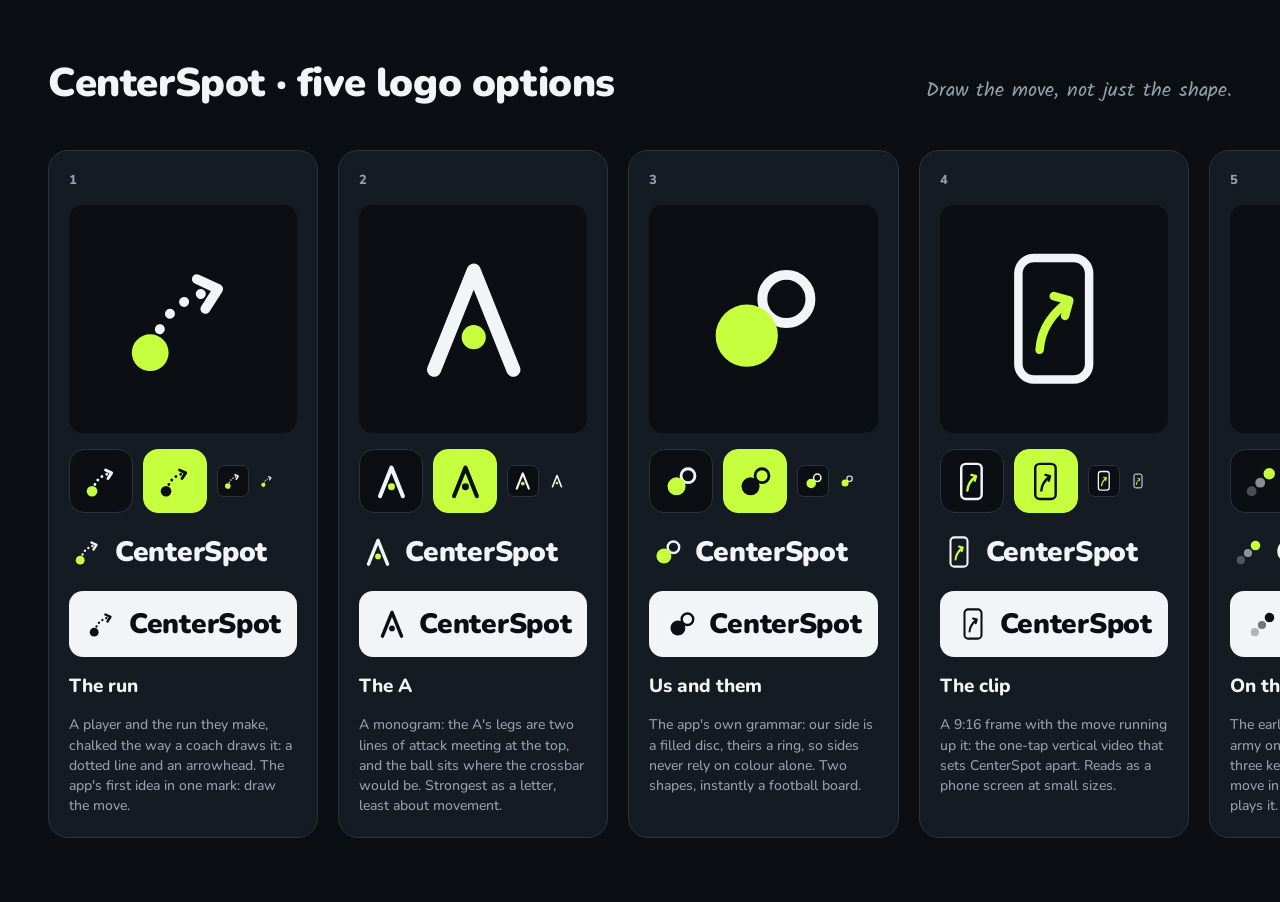
<file: design-system/src/logo-rounds/index.html>
<!doctype html>
<html lang="en">
<head>
<meta charset="utf-8">
<meta name="viewport" content="width=device-width, initial-scale=1">
<title>CenterSpot logo options</title>
<link rel="preconnect" href="https://fonts.googleapis.com">
<link rel="preconnect" href="https://fonts.gstatic.com" crossorigin>
<link href="https://fonts.googleapis.com/css2?family=Nunito:wght@500;700;800;900&family=Kalam&display=swap" rel="stylesheet">
<style>
  :root {
    --bg: #0B0F14; --surface: #151B23; --surface2: #1E2630; --hair: #2A3440;
    --text: #F2F5F7; --muted: #93A0AD; --lime: #C6FF3D; --coral: #FF6B4A; --paper: #F2F5F7; --ink: #0B0F14;
  }
  * { box-sizing: border-box; margin: 0; }
  body { background: var(--bg); color: var(--text); font-family: Nunito, system-ui, sans-serif; padding: 56px 48px 64px; }
  header { max-width: 1320px; margin: 0 auto 40px; display: flex; align-items: baseline; justify-content: space-between; }
  h1 { font-weight: 900; font-size: 40px; letter-spacing: -0.01em; }
  header p { font-family: Kalam, cursive; color: var(--muted); font-size: 20px; }
  .grid { max-width: 1320px; margin: 0 auto; display: grid; grid-template-columns: repeat(5, 1fr); gap: 20px; }
  .card { background: var(--surface); border: 1px solid var(--hair); border-radius: 20px; padding: 20px; display: flex; flex-direction: column; gap: 16px; }
  .num { font-weight: 800; color: var(--muted); font-size: 13px; }
  .hero { aspect-ratio: 1; background: var(--bg); border-radius: 14px; display: grid; place-items: center; }
  .hero svg { width: 62%; height: 62%; color: var(--text); }
  .row { display: flex; gap: 10px; align-items: center; }
  .icon { width: 64px; height: 64px; border-radius: 15px; background: var(--bg); display: grid; place-items: center; border: 1px solid var(--hair); }
  .icon svg { width: 66%; height: 66%; color: var(--text); }
  .icon.lime { background: var(--lime); border-color: var(--lime); }
  .icon.lime svg { color: var(--ink); --accent: var(--ink); }
  .small { width: 32px; height: 32px; background: var(--bg); border-radius: 7px; display: grid; place-items: center; border: 1px solid var(--hair); }
  .small svg { width: 72%; height: 72%; color: var(--text); }
  .tiny { width: 16px; height: 16px; color: var(--text); }
  .paper { background: var(--paper); border-radius: 14px; padding: 14px 16px; display: flex; align-items: center; gap: 10px; color: var(--ink); }
  .paper svg { width: 34px; height: 34px; color: var(--ink); --accent: var(--ink); }
  .lockup { display: flex; align-items: center; gap: 10px; padding: 4px 2px; }
  .lockup svg { width: 34px; height: 34px; color: var(--text); }
  .word { font-weight: 900; font-size: 28px; letter-spacing: -0.01em; }
  .paper .word { color: var(--ink); }
  h2 { font-weight: 800; font-size: 19px; }
  .why { color: var(--muted); font-size: 14px; line-height: 1.45; font-weight: 500; }
  svg { --accent: var(--lime); }
</style>
</head>
<body>
<header>
  <h1>CenterSpot · five logo options</h1>
  <p>Draw the move, not just the shape.</p>
</header>

<svg width="0" height="0" style="position:absolute">
  <defs>
    <!-- 1 · The run: a player and the run they make, as a coach chalks it -->
    <symbol id="m1" viewBox="0 0 100 100">
      <path d="M30 70 C 34 46, 52 34, 72 30" fill="none" stroke="currentColor" stroke-width="7" stroke-linecap="round" stroke-dasharray="0.1 13"/>
      <path d="M60 22 L 75 29 L 66 43" fill="none" stroke="currentColor" stroke-width="7" stroke-linecap="round" stroke-linejoin="round"/>
      <circle cx="27" cy="74" r="13" fill="var(--accent)"/>
    </symbol>
    <!-- 2 · Monogram: an A whose legs are two runs, the ball where the crossbar would be -->
    <symbol id="m2" viewBox="0 0 100 100">
      <path d="M22 86 L 50 16 L 78 86" fill="none" stroke="currentColor" stroke-width="10" stroke-linecap="round" stroke-linejoin="round"/>
      <circle cx="50" cy="63" r="8.5" fill="var(--accent)"/>
    </symbol>
    <!-- 3 · Us and them: the app's own rule, filled disc for our side, ring for theirs -->
    <symbol id="m3" viewBox="0 0 100 100">
      <circle cx="66" cy="36" r="17" fill="none" stroke="currentColor" stroke-width="7"/>
      <circle cx="38" cy="62" r="22" fill="var(--accent)"/>
    </symbol>
    <!-- 4 · The clip: a 9:16 frame with the move running up it -->
    <symbol id="m4" viewBox="0 0 100 100">
      <rect x="25" y="7" width="50" height="86" rx="11" fill="none" stroke="currentColor" stroke-width="6"/>
      <path d="M40 72 C 41 56, 50 46, 60 38" fill="none" stroke="var(--accent)" stroke-width="6" stroke-linecap="round"/>
      <path d="M50 34 L 61 37 L 58 48" fill="none" stroke="var(--accent)" stroke-width="6" stroke-linecap="round" stroke-linejoin="round"/>
    </symbol>
    <!-- 5 · On the march: one disc, three keyframes, the move in steps -->
    <symbol id="m5" viewBox="0 0 100 100">
      <circle cx="26" cy="74" r="12" fill="currentColor" opacity="0.28"/>
      <circle cx="47" cy="53" r="12" fill="currentColor" opacity="0.55"/>
      <circle cx="69" cy="31" r="14" fill="var(--accent)"/>
    </symbol>
  </defs>
</svg>

<main class="grid" id="grid"></main>

<script>
  const options = [
    { id: 'm1', name: 'The run', why: 'A player and the run they make, chalked the way a coach draws it: a dotted line and an arrowhead. The app\'s first idea in one mark: draw the move.' },
    { id: 'm2', name: 'The A', why: 'A monogram: the A\'s legs are two lines of attack meeting at the top, and the ball sits where the crossbar would be. Strongest as a letter, least about movement.' },
    { id: 'm3', name: 'Us and them', why: 'The app\'s own grammar: our side is a filled disc, theirs a ring, so sides never rely on colour alone. Two shapes, instantly a football board.' },
    { id: 'm4', name: 'The clip', why: 'A 9:16 frame with the move running up it: the one-tap vertical video that sets CenterSpot apart. Reads as a phone screen at small sizes.' },
    { id: 'm5', name: 'On the march', why: 'The earlier name was Latin for an army on the march. One player in three keyframes, faint to solid: the move in steps, the way the timeline plays it.' },
  ];
  const use = id => `<svg viewBox="0 0 100 100"><use href="#${id}"/></svg>`;
  document.getElementById('grid').innerHTML = options.map((o, i) => `
    <section class="card">
      <span class="num">${i + 1}</span>
      <div class="hero">${use(o.id)}</div>
      <div class="row">
        <div class="icon">${use(o.id)}</div>
        <div class="icon lime">${use(o.id)}</div>
        <div class="small">${use(o.id)}</div>
        <svg class="tiny" viewBox="0 0 100 100"><use href="#${o.id}"/></svg>
      </div>
      <div class="lockup">${use(o.id)}<span class="word">CenterSpot</span></div>
      <div class="paper">${use(o.id)}<span class="word">CenterSpot</span></div>
      <h2>${o.name}</h2>
      <p class="why">${o.why}</p>
    </section>`).join('');
</script>
</body>
</html>
</file>
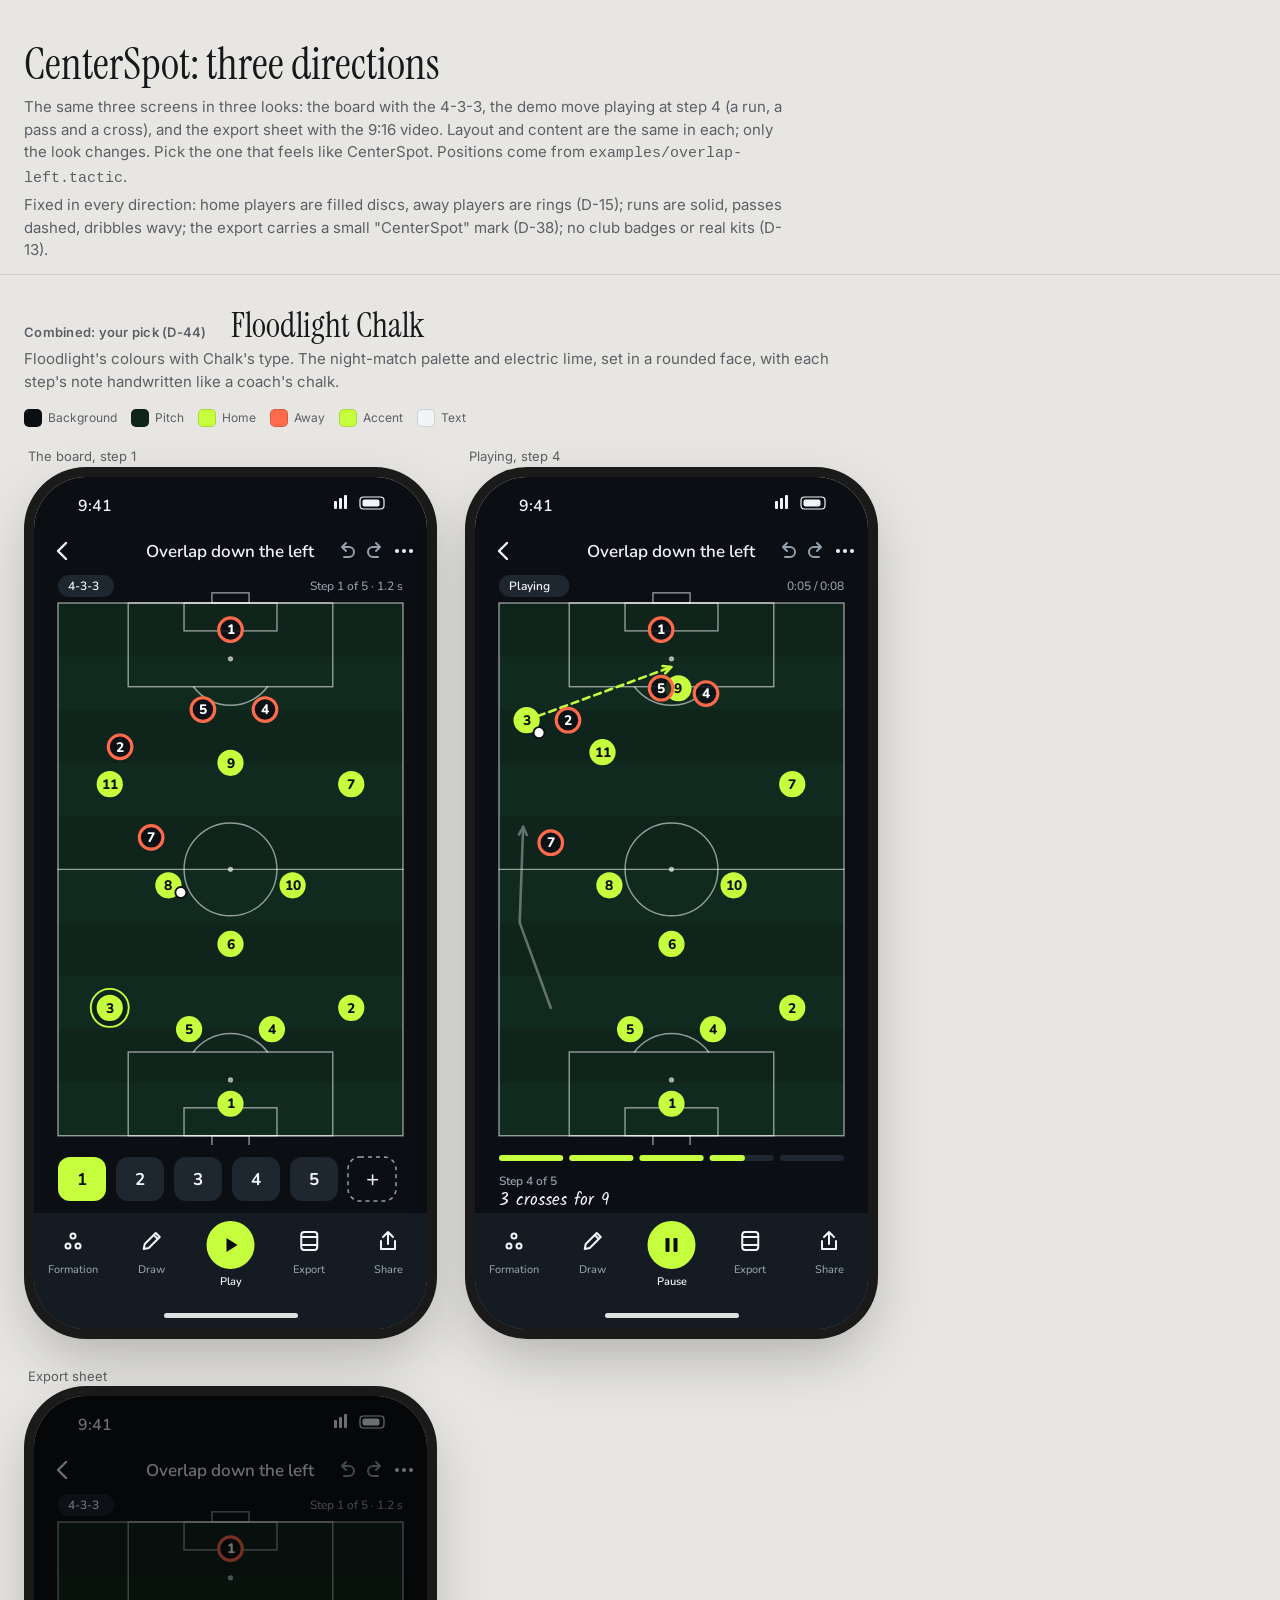
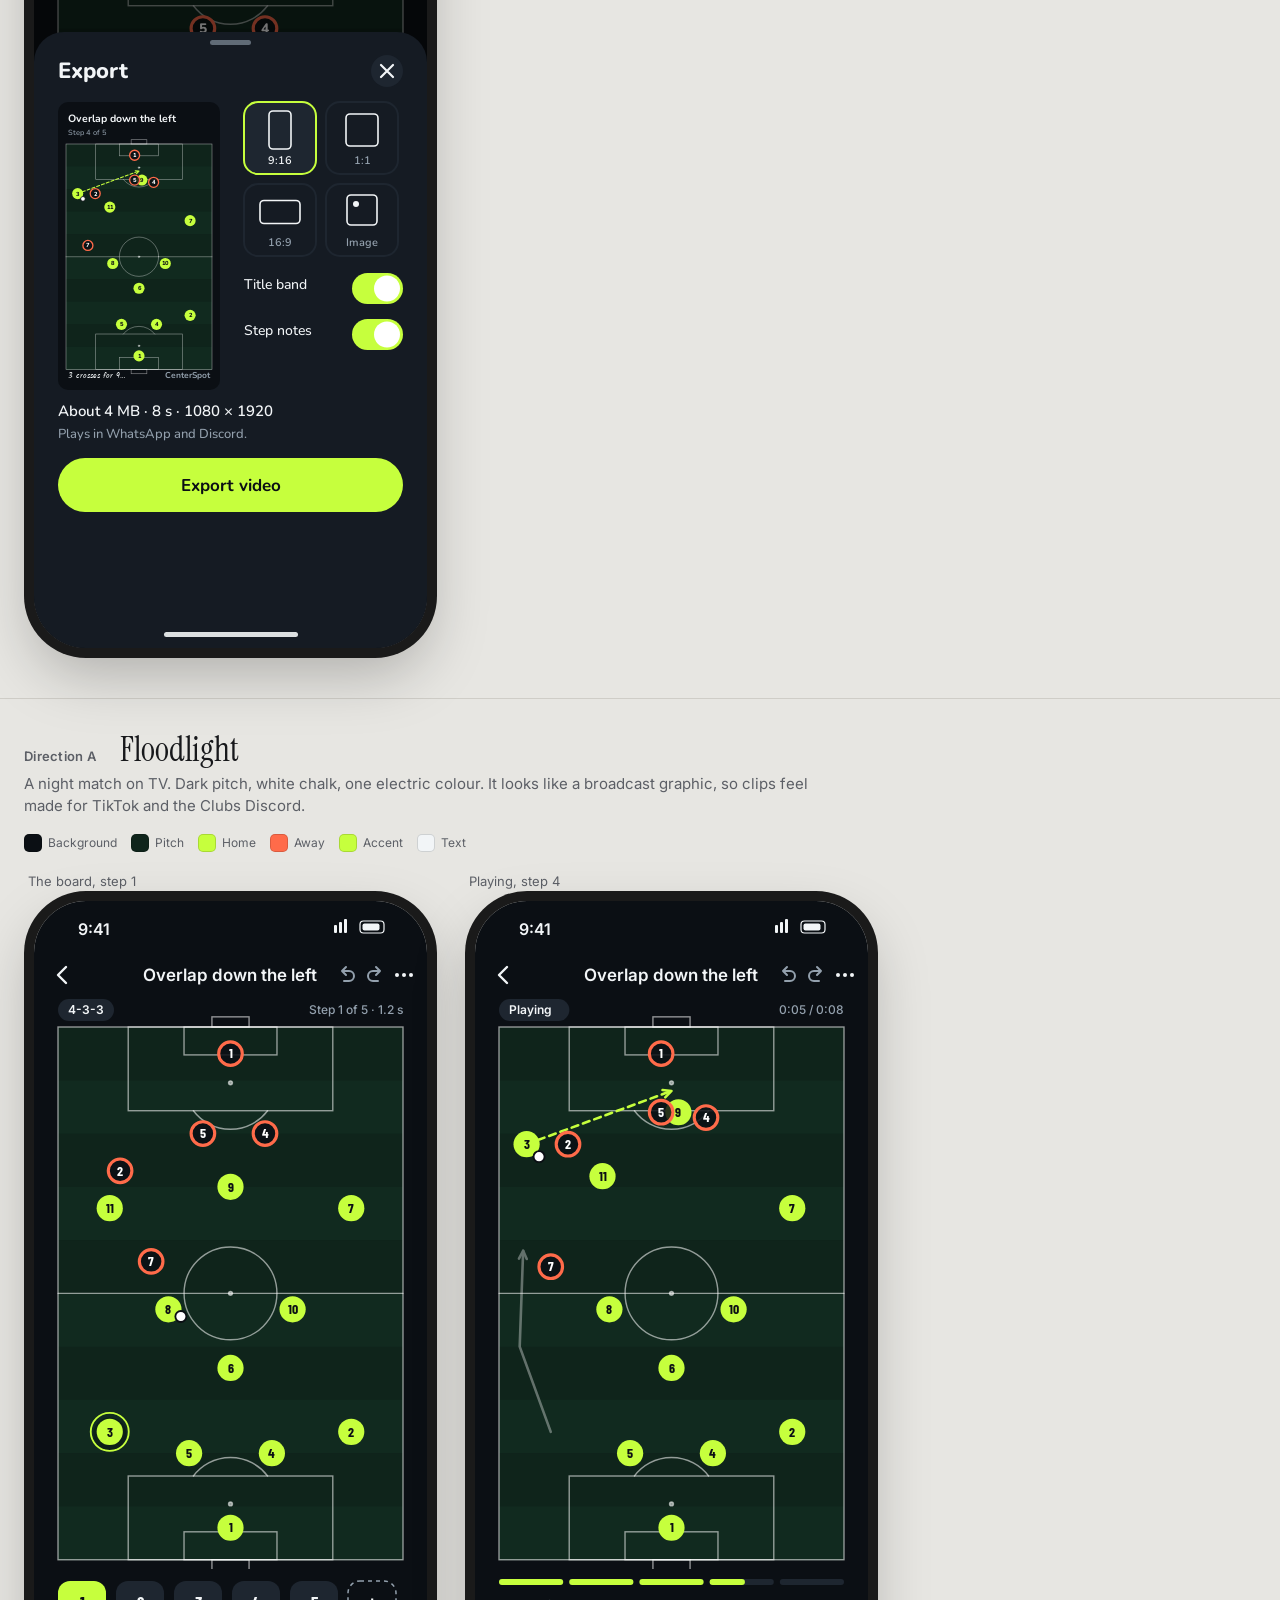
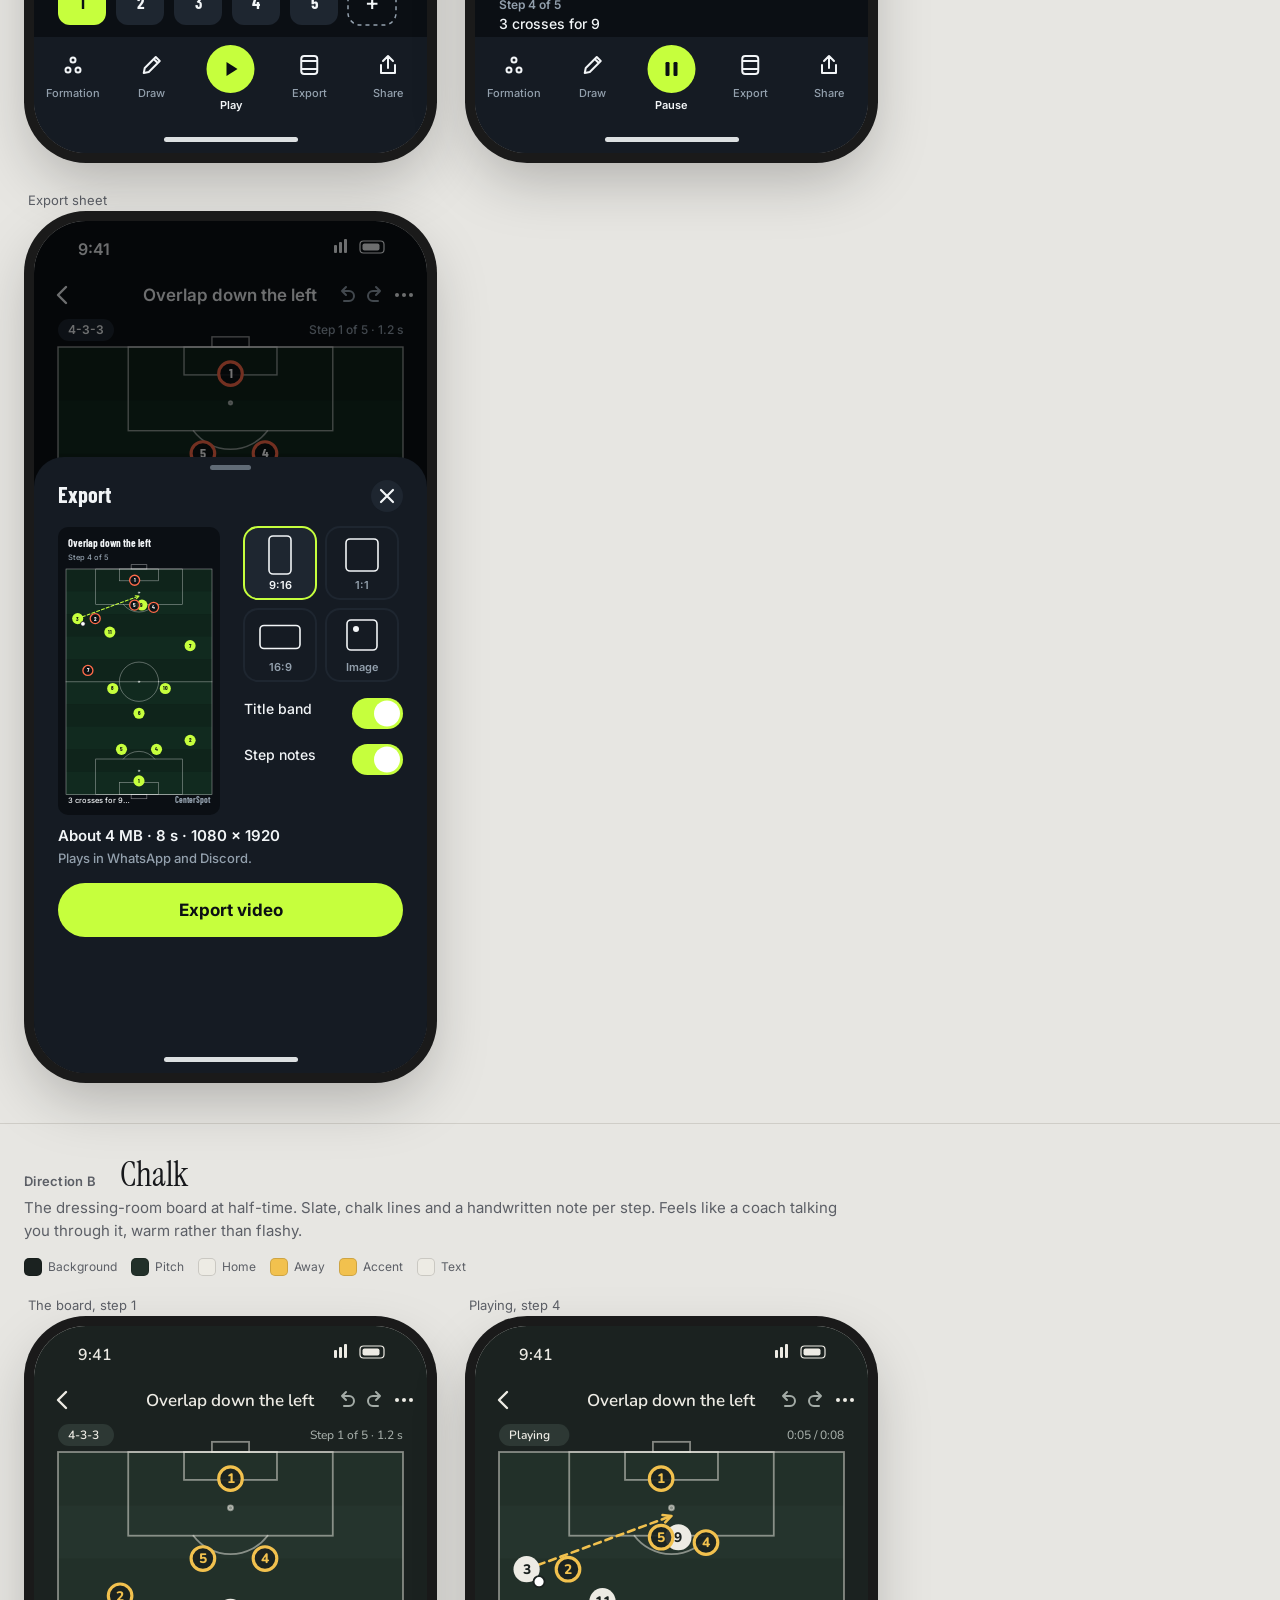
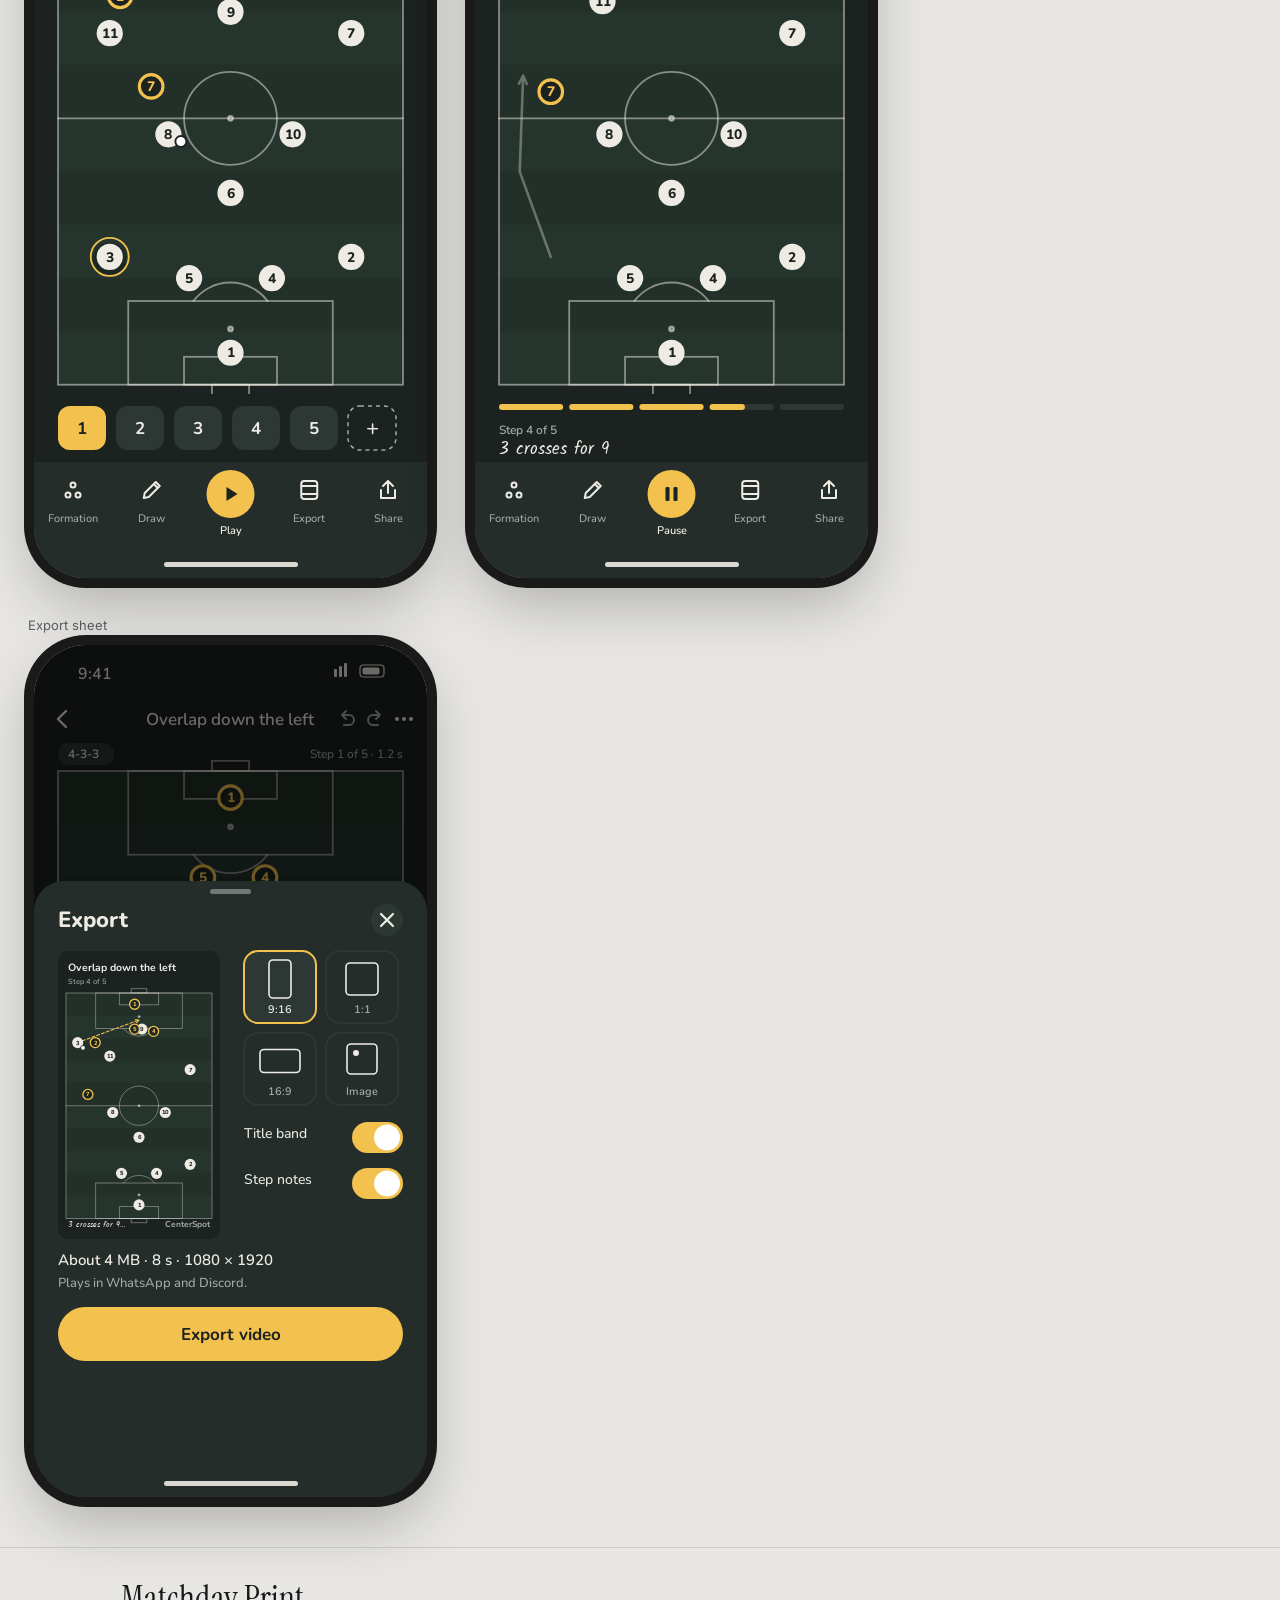
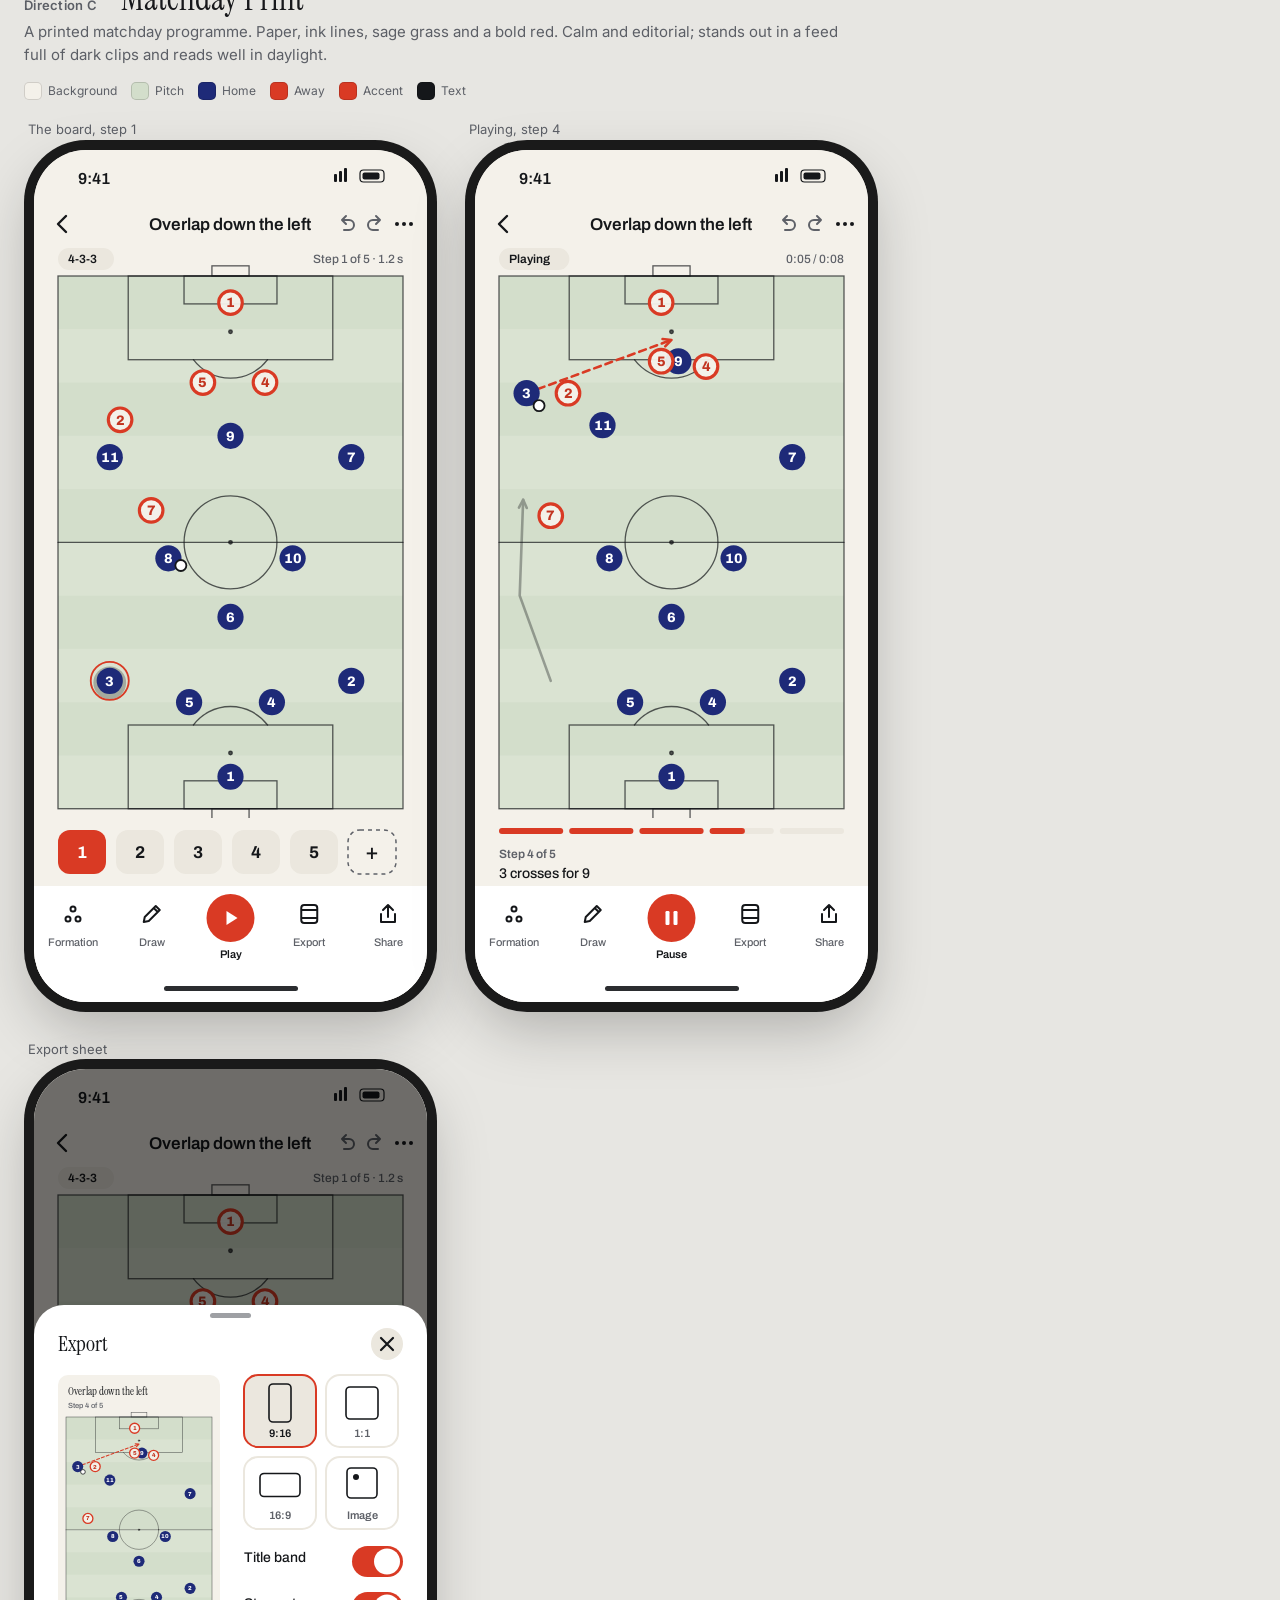
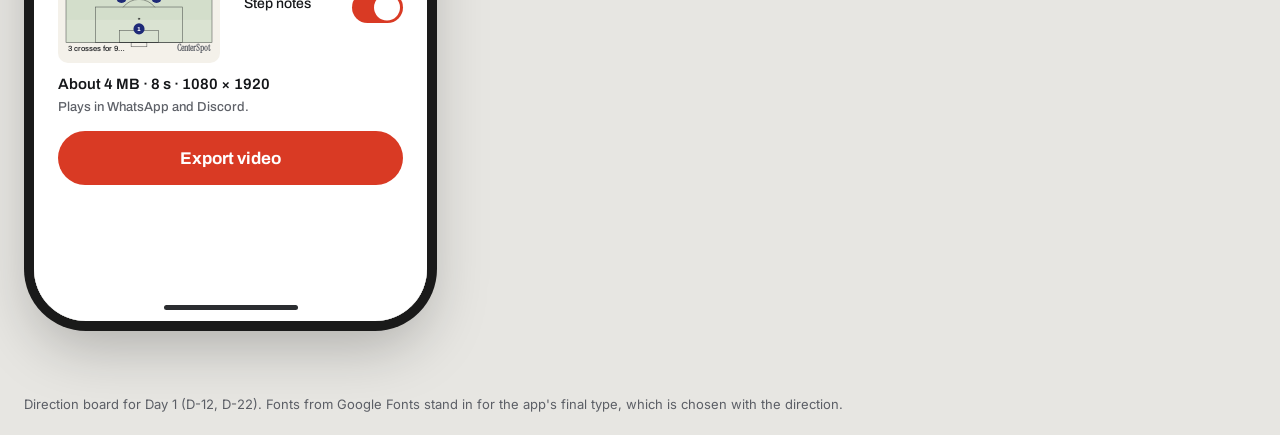
<file: docs/design/direction-board/index.html>
<!doctype html>
<html lang="en">
<head>
<meta charset="utf-8">
<meta name="viewport" content="width=device-width, initial-scale=1">
<title>CenterSpot directions</title>
<link rel="preconnect" href="https://fonts.googleapis.com">
<link href="https://fonts.googleapis.com/css2?family=Archivo:wght@400;600;800&family=Barlow+Condensed:wght@600;700&family=Instrument+Serif&family=Inter:wght@400;500;600&family=Kalam:wght@400&family=Nunito:wght@600;800&display=swap" rel="stylesheet">
<style>
  :root { --page: #E7E6E2; --ink: #17181B; --muted: #5C5F66; }
  * { box-sizing: border-box; }
  body { margin: 0; background: var(--page); color: var(--ink); font: 15px/1.5 Inter, system-ui, sans-serif; }
  header.page { max-width: 1420px; margin: 0 auto; padding: 40px 24px 8px; }
  header.page h1 { font: 400 44px/1.1 "Instrument Serif", serif; margin: 0 0 8px; }
  header.page p { margin: 4px 0; max-width: 760px; color: var(--muted); }
  section.direction { max-width: 1420px; margin: 0 auto; padding: 32px 24px 40px; border-top: 1px solid #CFCDC7; }
  .dir-head { display: flex; flex-wrap: wrap; gap: 8px 24px; align-items: baseline; margin-bottom: 4px; }
  .dir-head h2 { font: 400 34px/1.1 "Instrument Serif", serif; margin: 0; }
  .dir-head .letter { font: 600 13px Inter; letter-spacing: .02em; color: var(--muted); }
  .bet { margin: 4px 0 16px; max-width: 820px; color: var(--muted); }
  .swatches { display: flex; gap: 6px; margin-bottom: 20px; flex-wrap: wrap; }
  .swatch { display: flex; align-items: center; gap: 6px; font-size: 12px; color: var(--muted); padding-right: 8px; }
  .swatch i { width: 18px; height: 18px; border-radius: 5px; border: 1px solid rgba(0,0,0,.15); display: inline-block; }
  .frames { display: flex; gap: 28px; flex-wrap: wrap; }
  .frame-wrap { flex-shrink: 0; }
  .frame-wrap .cap { font-size: 13px; color: var(--muted); margin: 0 0 8px 4px; }
  .phone { width: 393px; height: 852px; border-radius: 52px; overflow: hidden; position: relative; flex-shrink: 0;
           box-shadow: 0 0 0 10px #1a1a1a, 0 24px 60px rgba(0,0,0,.25); margin: 10px; }
  .phone svg.full { position: absolute; inset: 0; }
  footer.page { max-width: 1300px; margin: 0 auto; padding: 24px; color: var(--muted); font-size: 13px; }
</style>
</head>
<body>
<header class="page">
  <h1>CenterSpot: three directions</h1>
  <p>The same three screens in three looks: the board with the 4-3-3, the demo move playing at step 4 (a run, a pass and a cross), and the export sheet with the 9:16 video. Layout and content are the same in each; only the look changes. Pick the one that feels like CenterSpot. Positions come from <code>examples/overlap-left.tactic</code>.</p>
  <p>Fixed in every direction: home players are filled discs, away players are rings (D-15); runs are solid, passes dashed, dribbles wavy; the export carries a small "CenterSpot" mark (D-38); no club badges or real kits (D-13).</p>
</header>
<main id="board"></main>
<footer class="page">Direction board for Day 1 (D-12, D-22). Fonts from Google Fonts stand in for the app's final type, which is chosen with the direction.</footer>

<script>
const HERO = {"schemaVersion": 1, "id": "6F1C2A40-9D7E-4C1B-8E52-0B0D7A1F3C11", "title": "Overlap down the left", "pitch": {"kind": "full", "style": "stripes"}, "sides": [{"id": "home", "name": "Us", "colour": "lime"}, {"id": "away", "name": "Them", "colour": "coral"}], "tokens": [{"id": "h1", "kind": "player", "side": "home", "number": 1, "roleID": "goalkeeper"}, {"id": "h3", "kind": "player", "side": "home", "number": 3, "roleID": "full-back"}, {"id": "h5", "kind": "player", "side": "home", "number": 5, "roleID": "centre-back"}, {"id": "h4", "kind": "player", "side": "home", "number": 4, "roleID": "centre-back"}, {"id": "h2", "kind": "player", "side": "home", "number": 2, "roleID": "full-back"}, {"id": "h6", "kind": "player", "side": "home", "number": 6, "roleID": "holding-midfielder"}, {"id": "h8", "kind": "player", "side": "home", "number": 8, "roleID": "box-to-box"}, {"id": "h10", "kind": "player", "side": "home", "number": 10, "roleID": "advanced-playmaker"}, {"id": "h11", "kind": "player", "side": "home", "number": 11, "roleID": "winger"}, {"id": "h9", "kind": "player", "side": "home", "number": 9, "roleID": "striker"}, {"id": "h7", "kind": "player", "side": "home", "number": 7, "roleID": "winger"}, {"id": "ball", "kind": "ball"}, {"id": "a1", "kind": "player", "side": "away", "number": 1, "roleID": "goalkeeper"}, {"id": "a2", "kind": "player", "side": "away", "number": 2, "roleID": "full-back"}, {"id": "a5", "kind": "player", "side": "away", "number": 5, "roleID": "centre-back"}, {"id": "a4", "kind": "player", "side": "away", "number": 4, "roleID": "centre-back"}, {"id": "a7", "kind": "player", "side": "away", "number": 7, "roleID": "winger"}], "phases": [{"id": "main", "name": "Main", "steps": [{"id": "s1", "duration": 1.2, "positions": {"h1": {"x": 0.5, "y": 0.06}, "h3": {"x": 0.15, "y": 0.24}, "h5": {"x": 0.38, "y": 0.2}, "h4": {"x": 0.62, "y": 0.2}, "h2": {"x": 0.85, "y": 0.24}, "h6": {"x": 0.5, "y": 0.36}, "h8": {"x": 0.32, "y": 0.47}, "h10": {"x": 0.68, "y": 0.47}, "h11": {"x": 0.15, "y": 0.66}, "h9": {"x": 0.5, "y": 0.7}, "h7": {"x": 0.85, "y": 0.66}, "ball": {"x": 0.32, "y": 0.48}, "a1": {"x": 0.5, "y": 0.95}, "a2": {"x": 0.18, "y": 0.73}, "a5": {"x": 0.42, "y": 0.8}, "a4": {"x": 0.6, "y": 0.8}, "a7": {"x": 0.27, "y": 0.56}}, "arrows": [{"kind": "pass", "points": [{"x": 0.32, "y": 0.48}, {"x": 0.15, "y": 0.64}]}], "note": "8 finds the winger"}, {"id": "s2", "duration": 1.4, "positions": {"h1": {"x": 0.5, "y": 0.06}, "h3": {"x": 0.15, "y": 0.24}, "h5": {"x": 0.38, "y": 0.2}, "h4": {"x": 0.62, "y": 0.2}, "h2": {"x": 0.85, "y": 0.24}, "h6": {"x": 0.5, "y": 0.36}, "h8": {"x": 0.32, "y": 0.47}, "h10": {"x": 0.68, "y": 0.47}, "h11": {"x": 0.15, "y": 0.66}, "h9": {"x": 0.5, "y": 0.7}, "h7": {"x": 0.85, "y": 0.66}, "ball": {"x": 0.15, "y": 0.64}, "a1": {"x": 0.5, "y": 0.95}, "a2": {"x": 0.17, "y": 0.7}, "a5": {"x": 0.42, "y": 0.8}, "a4": {"x": 0.6, "y": 0.8}, "a7": {"x": 0.24, "y": 0.52}}, "runs": {"h3": {"points": [{"x": 0.15, "y": 0.24}, {"x": 0.06, "y": 0.4}, {"x": 0.07, "y": 0.58}]}}, "note": "11 drives inside; 3 starts the overlap", "arrows": [{"kind": "dribble", "points": [{"x": 0.15, "y": 0.66}, {"x": 0.24, "y": 0.7}]}]}, {"id": "s3", "duration": 1.2, "positions": {"h1": {"x": 0.5, "y": 0.06}, "h3": {"x": 0.07, "y": 0.58}, "h5": {"x": 0.38, "y": 0.2}, "h4": {"x": 0.62, "y": 0.2}, "h2": {"x": 0.85, "y": 0.24}, "h6": {"x": 0.5, "y": 0.36}, "h8": {"x": 0.32, "y": 0.47}, "h10": {"x": 0.68, "y": 0.47}, "h11": {"x": 0.24, "y": 0.7}, "h9": {"x": 0.5, "y": 0.7}, "h7": {"x": 0.85, "y": 0.66}, "ball": {"x": 0.24, "y": 0.7}, "a1": {"x": 0.5, "y": 0.95}, "a2": {"x": 0.26, "y": 0.75}, "a5": {"x": 0.44, "y": 0.8}, "a4": {"x": 0.6, "y": 0.81}, "a7": {"x": 0.2, "y": 0.5}}, "arrows": [{"kind": "pass", "points": [{"x": 0.24, "y": 0.7}, {"x": 0.08, "y": 0.78}]}, {"kind": "run", "points": [{"x": 0.5, "y": 0.7}, {"x": 0.52, "y": 0.84}]}], "note": "11 slips it round the corner to 3; 9 attacks the box"}, {"id": "s4", "duration": 1.2, "positions": {"h1": {"x": 0.5, "y": 0.06}, "h3": {"x": 0.08, "y": 0.78}, "h5": {"x": 0.38, "y": 0.2}, "h4": {"x": 0.62, "y": 0.2}, "h2": {"x": 0.85, "y": 0.24}, "h6": {"x": 0.5, "y": 0.36}, "h8": {"x": 0.32, "y": 0.47}, "h10": {"x": 0.68, "y": 0.47}, "h11": {"x": 0.3, "y": 0.72}, "h9": {"x": 0.52, "y": 0.84}, "h7": {"x": 0.85, "y": 0.66}, "ball": {"x": 0.08, "y": 0.78}, "a1": {"x": 0.47, "y": 0.95}, "a2": {"x": 0.2, "y": 0.78}, "a5": {"x": 0.47, "y": 0.84}, "a4": {"x": 0.6, "y": 0.83}, "a7": {"x": 0.15, "y": 0.55}}, "arrows": [{"kind": "pass", "points": [{"x": 0.08, "y": 0.78}, {"x": 0.5, "y": 0.88}]}], "note": "3 crosses for 9"}, {"id": "s5", "duration": 1.2, "positions": {"h1": {"x": 0.5, "y": 0.06}, "h3": {"x": 0.08, "y": 0.78}, "h5": {"x": 0.38, "y": 0.2}, "h4": {"x": 0.62, "y": 0.2}, "h2": {"x": 0.85, "y": 0.24}, "h6": {"x": 0.5, "y": 0.36}, "h8": {"x": 0.32, "y": 0.47}, "h10": {"x": 0.68, "y": 0.47}, "h11": {"x": 0.3, "y": 0.72}, "h9": {"x": 0.5, "y": 0.88}, "h7": {"x": 0.85, "y": 0.66}, "ball": {"x": 0.5, "y": 0.89}, "a1": {"x": 0.45, "y": 0.95}, "a2": {"x": 0.15, "y": 0.8}, "a5": {"x": 0.47, "y": 0.88}, "a4": {"x": 0.58, "y": 0.86}, "a7": {"x": 0.13, "y": 0.6}}, "arrows": [{"kind": "pass", "points": [{"x": 0.5, "y": 0.89}, {"x": 0.5, "y": 1.0}]}], "note": "9 attacks the near post and finishes", "runs": {}}]}], "app": {"createdWith": "hand-written example"}};

const THEMES = [
  { id: "floodlight-chalk", letter: "Combined: your pick (D-44)", name: "Floodlight Chalk",
    bet: "Floodlight's colours with Chalk's type. The night-match palette and electric lime, set in a rounded face, with each step's note handwritten like a coach's chalk.",
    bg: "#0B0F14", surface: "#151B23", surface2: "#1E2630", text: "#F2F5F7", muted: "#93A0AD", accent: "#C6FF3D", accentInk: "#0B0F14",
    pitchA: "#0F241B", pitchB: "#112A1F", line: "rgba(255,255,255,.55)", lineW: 1.4,
    home: "#C6FF3D", homeInk: "#0B0F14", away: "#FF6B4A", awayInner: "rgba(11,15,20,.85)", awayInk: "#FFFFFF",
    ball: "#FFFFFF", ballStroke: "#0B0F14", run: "#FFFFFF", pass: "#C6FF3D", dribble: "#FFD84A",
    fNum: "Nunito, sans-serif", numWeight: 800, fUI: "Nunito, sans-serif", fTitle: "Nunito, sans-serif", titleWeight: 800, fNote: "Kalam, cursive" },
  { id: "floodlight", letter: "Direction A", name: "Floodlight",
    bet: "A night match on TV. Dark pitch, white chalk, one electric colour. It looks like a broadcast graphic, so clips feel made for TikTok and the Clubs Discord.",
    bg: "#0B0F14", surface: "#151B23", surface2: "#1E2630", text: "#F2F5F7", muted: "#93A0AD", accent: "#C6FF3D", accentInk: "#0B0F14",
    pitchA: "#0F241B", pitchB: "#112A1F", line: "rgba(255,255,255,.55)", lineW: 1.4,
    home: "#C6FF3D", homeInk: "#0B0F14", away: "#FF6B4A", awayInner: "rgba(11,15,20,.85)", awayInk: "#FFFFFF",
    ball: "#FFFFFF", ballStroke: "#0B0F14", run: "#FFFFFF", pass: "#C6FF3D", dribble: "#FFD84A",
    fNum: "'Barlow Condensed', sans-serif", numWeight: 700, fUI: "Inter, sans-serif", fTitle: "'Barlow Condensed', sans-serif", titleWeight: 700, fNote: "Inter, sans-serif" },
  { id: "chalk", letter: "Direction B", name: "Chalk",
    bet: "The dressing-room board at half-time. Slate, chalk lines and a handwritten note per step. Feels like a coach talking you through it, warm rather than flashy.",
    bg: "#1B2220", surface: "#242D2A", surface2: "#2D3834", text: "#EDEBE4", muted: "#A3ABA6", accent: "#F2C14E", accentInk: "#1B2220",
    pitchA: "#223029", pitchB: "#25342D", line: "rgba(237,235,228,.5)", lineW: 1.8,
    home: "#EDEBE4", homeInk: "#1B2220", away: "#F2C14E", awayInner: "rgba(27,34,32,.9)", awayInk: "#F2C14E",
    ball: "#FFFFFF", ballStroke: "#1B2220", run: "#EDEBE4", pass: "#F2C14E", dribble: "#9FD3C7",
    fNum: "Nunito, sans-serif", numWeight: 800, fUI: "Nunito, sans-serif", fTitle: "Nunito, sans-serif", titleWeight: 800, fNote: "Kalam, cursive" },
  { id: "print", letter: "Direction C", name: "Matchday Print",
    bet: "A printed matchday programme. Paper, ink lines, sage grass and a bold red. Calm and editorial; stands out in a feed full of dark clips and reads well in daylight.",
    bg: "#F4F1EA", surface: "#FFFFFF", surface2: "#EBE7DE", text: "#15171A", muted: "#5E6168", accent: "#D93A24", accentInk: "#FFFFFF",
    pitchA: "#D3DECB", pitchB: "#DAE3D2", line: "rgba(21,23,26,.7)", lineW: 1.3,
    home: "#1E2A78", homeInk: "#FFFFFF", away: "#D93A24", awayInner: "rgba(244,241,234,.95)", awayInk: "#C23420",
    ball: "#FFFFFF", ballStroke: "#15171A", run: "#15171A", pass: "#D93A24", dribble: "#1E2A78",
    fNum: "Archivo, sans-serif", numWeight: 800, fUI: "Archivo, sans-serif", fTitle: "'Instrument Serif', serif", titleWeight: 400, fNote: "Archivo, sans-serif" },
];

const steps = HERO.phases[0].steps;
const tokens = HERO.tokens;
const side = id => (tokens.find(t => t.id === id) || {}).side;
const kind = id => (tokens.find(t => t.id === id) || {}).kind;

function pitchSVG(th, W, H, x0, y0) {
  const s = W / 68, cx = x0 + W / 2, L = th.line, w = th.lineW * (W / 345);
  let g = `<g fill="none" stroke="${L}" stroke-width="${w}" stroke-linecap="round">`;
  const band = H / 10;
  let bands = "";
  for (let i = 0; i < 10; i++) bands += `<rect x="${x0}" y="${y0 + i * band}" width="${W}" height="${band + .5}" fill="${i % 2 ? th.pitchB : th.pitchA}"/>`;
  g += `<rect x="${x0}" y="${y0}" width="${W}" height="${H}"/>`;
  g += `<line x1="${x0}" y1="${y0 + H / 2}" x2="${x0 + W}" y2="${y0 + H / 2}"/>`;
  g += `<circle cx="${cx}" cy="${y0 + H / 2}" r="${9.15 * s}"/>`;
  g += `<circle cx="${cx}" cy="${y0 + H / 2}" r="${1.4 * w}" fill="${L}"/>`;
  for (const top of [true, false]) {
    const edge = top ? y0 : y0 + H, d = top ? 1 : -1;
    g += `<rect x="${cx - 20.16 * s}" y="${top ? edge : edge - 16.5 * s}" width="${40.32 * s}" height="${16.5 * s}"/>`;
    g += `<rect x="${cx - 9.16 * s}" y="${top ? edge : edge - 5.5 * s}" width="${18.32 * s}" height="${5.5 * s}"/>`;
    g += `<circle cx="${cx}" cy="${edge + d * 11 * s}" r="${1.4 * w}" fill="${L}"/>`;
    const by = edge + d * 16.5 * s, dx = 7.31 * s;
    g += `<path d="M ${cx - dx} ${by} A ${9.15 * s} ${9.15 * s} 0 0 ${top ? 0 : 1} ${cx + dx} ${by}"/>`;
    g += `<rect x="${cx - 3.66 * s}" y="${top ? edge - 2 * s : edge}" width="${7.32 * s}" height="${2 * s}"/>`;
  }
  return bands + g + "</g>";
}

function pt(p, W, H, x0, y0) { return [x0 + p.x * W, y0 + (1 - p.y) * H]; }

function arrowSVG(th, a, W, H, x0, y0, opacity = 1, positions = {}) {
  const P = a.points.map(p => pt(p, W, H, x0, y0)), k = W / 345, r = W * 0.038;
  // An arrow that ends on a player stops just short of the disc, so its head stays visible.
  const last = P[P.length - 1], prev = P[P.length - 2];
  if (Object.values(positions).some(q => { const [qx, qy] = pt(q, W, H, x0, y0); return Math.hypot(qx - last[0], qy - last[1]) < r * 1.2; })) {
    const len = Math.hypot(last[0] - prev[0], last[1] - prev[1]), cut = Math.min(r * 1.35, len * .5);
    P[P.length - 1] = [last[0] - (last[0] - prev[0]) / len * cut, last[1] - (last[1] - prev[1]) / len * cut];
  }
  const col = th[a.kind] || th.run, sw = 2.6 * k;
  let d;
  if (a.kind === "dribble") {
    d = `M ${P[0][0]} ${P[0][1]}`;
    for (let i = 1; i < P.length; i++) {
      const [ax, ay] = P[i - 1], [bx, by] = P[i], len = Math.hypot(bx - ax, by - ay), n = Math.max(2, Math.round(len / (9 * k)));
      const nx = -(by - ay) / len, ny = (bx - ax) / len;
      for (let j = 1; j <= n; j++) { const t = j / n, amp = (j === n ? 0 : (j % 2 ? 3.5 : -3.5) * k);
        d += ` L ${ax + (bx - ax) * t + nx * amp} ${ay + (by - ay) * t + ny * amp}`; }
    }
  } else d = "M " + P.map(p => p.join(" ")).join(" L ");
  const [ex, ey] = P[P.length - 1], [px, py] = P[P.length - 2], ang = Math.atan2(ey - py, ex - px), h = 9 * k;
  const head = `M ${ex - h * Math.cos(ang - .45)} ${ey - h * Math.sin(ang - .45)} L ${ex} ${ey} L ${ex - h * Math.cos(ang + .45)} ${ey - h * Math.sin(ang + .45)}`;
  const dash = a.kind === "pass" ? `stroke-dasharray="${7 * k} ${5 * k}"` : "";
  return `<g opacity="${opacity}" fill="none" stroke="${col}" stroke-width="${sw}" stroke-linecap="round" stroke-linejoin="round">
    <path d="${d}" ${dash}/><path d="${head}"/></g>`;
}

function tokenSVG(th, id, p, W, H, x0, y0, selected, opts = {}) {
  let [x, y] = pt(p, W, H, x0, y0); const r = W * 0.038, t = tokens.find(t => t.id === id);
  if (t.kind === "ball") {
    // A ball on top of a player sits at the player's feet, so it never hides the number.
    const carrier = opts.positions && tokens.some(o => o.kind === "player" && opts.positions[o.id] && Math.hypot(...pt(opts.positions[o.id], W, H, x0, y0).map((v, i) => v - [x, y][i])) < r * 1.2);
    if (carrier) { x += r * 0.95; y += r * 0.95; }
    return `<circle cx="${x}" cy="${y}" r="${r * .42}" fill="${th.ball}" stroke="${th.ballStroke}" stroke-width="${r * .14}"/>`;
  }
  const num = `<text x="${x}" y="${y + r * .36}" text-anchor="middle" font-family="${th.fNum}" font-weight="${th.numWeight}" font-size="${r * 1.05}"`;
  let sel = selected ? `<circle cx="${x}" cy="${y + 2}" r="${r * 1.25}" fill="rgba(0,0,0,.25)"/><circle cx="${x}" cy="${y}" r="${r * 1.45}" fill="none" stroke="${th.accent}" stroke-width="${r * .14}"/>` : "";
  if (t.side === "home") return sel + `<circle cx="${x}" cy="${y}" r="${r}" fill="${th.home}"/>${num} fill="${th.homeInk}">${t.number}</text>`;
  return sel + `<circle cx="${x}" cy="${y}" r="${r * .9}" fill="${th.awayInner}" stroke="${th.away}" stroke-width="${r * .24}"/>${num} fill="${th.awayInk}">${t.number}</text>`;
}

function boardSVG(th, W, H, x0, y0, positions, arrows, opts = {}) {
  let s = pitchSVG(th, W, H, x0, y0);
  (opts.trails || []).forEach(a => s += arrowSVG(th, a, W, H, x0, y0, .35));
  arrows.forEach(a => s += arrowSVG(th, a, W, H, x0, y0, 1, positions));
  const order = tokens.map(t => t.id).sort((a, b) => (kind(a) === "ball") - (kind(b) === "ball"));
  order.forEach(id => positions[id] && (s += tokenSVG(th, id, positions[id], W, H, x0, y0, opts.selected === id, { positions })));
  return s;
}

const T = (th, x, y, txt, size, opts = {}) =>
  `<text x="${x}" y="${y}" font-family="${opts.font || th.fUI}" font-size="${size}" font-weight="${opts.weight || 500}" fill="${opts.fill || th.text}" text-anchor="${opts.anchor || "start"}" ${opts.ls ? `letter-spacing="${opts.ls}"` : ""}>${txt}</text>`;

function statusBar(th) {
  return T(th, 44, 34, "9:41", 16, { weight: 600 }) +
    `<g fill="${th.text}"><rect x="300" y="24" width="3" height="8" rx="1"/><rect x="305" y="21" width="3" height="11" rx="1"/><rect x="310" y="18" width="3" height="14" rx="1"/>
     <rect x="326" y="20" width="24" height="12" rx="3.5" fill="none" stroke="${th.text}" stroke-width="1.2"/><rect x="328.5" y="22.5" width="17" height="7" rx="2"/></g>`;
}

const ICON = {
  back: c => `<path d="M14 4 L6 12 L14 20" fill="none" stroke="${c}" stroke-width="2.4" stroke-linecap="round" stroke-linejoin="round"/>`,
  undo: c => `<path d="M8 8 H15 a5 5 0 0 1 0 10 H10 M8 8 l4 -4 M8 8 l4 4" fill="none" stroke="${c}" stroke-width="2" stroke-linecap="round" stroke-linejoin="round"/>`,
  redo: c => `<path d="M16 8 H9 a5 5 0 0 0 0 10 H14 M16 8 l-4 -4 M16 8 l-4 4" fill="none" stroke="${c}" stroke-width="2" stroke-linecap="round" stroke-linejoin="round"/>`,
  more: c => `<g fill="${c}"><circle cx="5" cy="12" r="2"/><circle cx="12" cy="12" r="2"/><circle cx="19" cy="12" r="2"/></g>`,
  grid: c => `<g fill="none" stroke="${c}" stroke-width="2"><circle cx="7" cy="17" r="2.5"/><circle cx="17" cy="17" r="2.5"/><circle cx="12" cy="7" r="2.5"/></g>`,
  pen: c => `<path d="M4 20 L5 15 L16 4 L20 8 L9 19 Z M14 6 L18 10" fill="none" stroke="${c}" stroke-width="2" stroke-linejoin="round"/>`,
  play: c => `<path d="M8 5 L19 12 L8 19 Z" fill="${c}"/>`,
  pause: c => `<g fill="${c}"><rect x="6" y="5" width="4" height="14" rx="1.2"/><rect x="14" y="5" width="4" height="14" rx="1.2"/></g>`,
  film: c => `<g fill="none" stroke="${c}" stroke-width="2"><rect x="4" y="3" width="16" height="18" rx="3"/><path d="M4 8 H20 M4 16 H20"/></g>`,
  share: c => `<path d="M12 3 V15 M7 8 L12 3 L17 8 M5 12 V20 H19 V12" fill="none" stroke="${c}" stroke-width="2" stroke-linecap="round" stroke-linejoin="round"/>`,
  loop: c => `<path d="M4 12 a6 6 0 0 1 6 -6 H18 M15 3 l3 3 l-3 3 M20 12 a6 6 0 0 1 -6 6 H6 M9 21 l-3 -3 l3 -3" fill="none" stroke="${c}" stroke-width="2" stroke-linecap="round" stroke-linejoin="round"/>`,
  close: c => `<path d="M6 6 L18 18 M18 6 L6 18" stroke="${c}" stroke-width="2.2" stroke-linecap="round"/>`,
};
const icon = (name, x, y, c, s = 1) => `<g transform="translate(${x} ${y}) scale(${s})">${ICON[name](c)}</g>`;

const PW = 345, PH = PW * 105 / 68, PX = 24, PY = 126;

function navBar(th, title) {
  return icon("back", 18, 62, th.text) + T(th, 196, 80, title, 17, { anchor: "middle", weight: 600, font: th.fUI }) +
    icon("undo", 300, 62, th.muted) + icon("redo", 330, 62, th.muted) + icon("more", 358, 62, th.text);
}

function metaRow(th, left, right) {
  return `<rect x="${PX}" y="98" width="${left.length * 7.2 + 20}" height="22" rx="11" fill="${th.surface2}"/>` +
    T(th, PX + 10, 113, left, 12, { weight: 600, fill: th.text }) + T(th, PX + PW, 113, right, 12, { anchor: "end", fill: th.muted });
}

function toolbar(th, active) {
  const items = [["grid", "Formation"], ["pen", "Draw"], ["play", "Play"], ["film", "Export"], ["share", "Share"]];
  let s = `<rect x="0" y="736" width="393" height="116" fill="${th.surface}"/>`;
  items.forEach(([ic, label], i) => {
    const cx = 39 + i * 78.75;
    if (ic === "play") {
      s += `<circle cx="${cx}" cy="768" r="24" fill="${th.accent}"/>` + icon(active === "play" ? "pause" : "play", cx - 12, 756, th.accentInk);
      s += T(th, cx, 808, active === "play" ? "Pause" : "Play", 11, { anchor: "middle", weight: 600 });
    } else {
      s += icon(ic, cx - 12, 752, th.text) + T(th, cx, 796, label, 11, { anchor: "middle", fill: th.muted });
    }
  });
  return s + `<rect x="130" y="836" width="134" height="5" rx="2.5" fill="${th.text}" opacity=".9"/>`;
}

function stepStrip(th, current) {
  let s = `<rect x="0" y="668" width="393" height="68" fill="${th.bg}"/>`;
  steps.forEach((st, i) => {
    const x = 24 + i * 58, on = i === current;
    s += `<rect x="${x}" y="680" width="48" height="44" rx="12" fill="${on ? th.accent : th.surface2}"/>` +
      T(th, x + 24, 708, i + 1, 17, { anchor: "middle", weight: 700, font: th.fNum, fill: on ? th.accentInk : th.text });
  });
  const x = 24 + steps.length * 58;
  return s + `<rect x="${x}" y="680" width="48" height="44" rx="12" fill="none" stroke="${th.muted}" stroke-width="1.5" stroke-dasharray="4 4"/>` +
    T(th, x + 24, 709, "+", 22, { anchor: "middle", weight: 500, fill: th.text });
}

function frameBoard(th) {
  const st = steps[0];
  return `<rect width="393" height="852" fill="${th.bg}"/>` + statusBar(th) + navBar(th, HERO.title) +
    metaRow(th, "4-3-3", "Step 1 of 5 · 1.2 s") + boardSVG(th, PW, PH, PX, PY, st.positions, [], { selected: "h3" }) +
    stepStrip(th, 0) + toolbar(th, "edit");
}

function framePlayback(th) {
  const st = steps[3];
  const trails = Object.entries(steps[1].runs || {}).map(([id, r]) => ({ kind: "run", points: r.points }));
  const segW = (345 - 4 * 6) / 5;
  let s = `<rect width="393" height="852" fill="${th.bg}"/>` + statusBar(th) + navBar(th, HERO.title) +
    metaRow(th, "Playing", "0:05 / 0:08") + boardSVG(th, PW, PH, PX, PY, st.positions, st.arrows, { trails });
  s += `<rect x="0" y="668" width="393" height="68" fill="${th.bg}"/>`;
  for (let i = 0; i < 5; i++) {
    const x = 24 + i * (segW + 6), fill = i < 3 ? 1 : i === 3 ? .55 : 0;
    s += `<rect x="${x}" y="678" width="${segW}" height="6" rx="3" fill="${th.surface2}"/>`;
    if (fill) s += `<rect x="${x}" y="678" width="${segW * fill}" height="6" rx="3" fill="${th.accent}"/>`;
  }
  s += T(th, 24, 708, "Step 4 of 5", 12, { weight: 600, fill: th.muted }) +
    T(th, 24, 728, st.note, th.fNote.includes("Kalam") ? 17 : 14, { font: th.fNote, weight: 500 });
  return s + toolbar(th, "play");
}

function frameExport(th) {
  let s = frameBoard(th) + `<rect width="393" height="852" fill="rgba(0,0,0,.55)"/>`;
  const y = 236;
  s += `<rect x="0" y="${y}" width="393" height="${852 - y + 40}" rx="30" fill="${th.surface}"/>` +
    `<rect x="176" y="${y + 8}" width="41" height="5" rx="2.5" fill="${th.muted}" opacity=".6"/>` +
    T(th, 24, y + 46, "Export", 22, { weight: th.titleWeight, font: th.fTitle }) +
    `<circle cx="353" cy="${y + 39}" r="16" fill="${th.surface2}"/>` + icon("close", 341, y + 27, th.text);
  // 9:16 preview, drawn by the same board code
  const vw = 162, vh = vw * 16 / 9, vx = 24, vy = y + 70;
  s += `<rect x="${vx}" y="${vy}" width="${vw}" height="${vh}" rx="10" fill="${th.bg}"/>`;
  s += T(th, vx + 10, vy + 20, HERO.title, 10.5, { weight: th.titleWeight === 400 ? 400 : 700, font: th.fTitle });
  s += T(th, vx + 10, vy + 33, "Step 4 of 5", 7.5, { fill: th.muted });
  const bw = vw - 16, bh = bw * 105 / 68;
  s += `<svg x="${vx + 8}" y="${vy + 42}" width="${bw}" height="${bh}" overflow="visible">` +
    boardSVG(th, bw, bh, 0, 0, steps[3].positions, steps[3].arrows) + "</svg>";
  s += T(th, vx + 10, vy + vh - 12, steps[3].note.slice(0, 26) + "…", 7.5, { font: th.fNote });
  s += T(th, vx + vw - 10, vy + vh - 12, "CenterSpot", 8.5, { anchor: "end", weight: 700, font: th.fTitle, fill: th.muted });
  // presets as frame-shaped tiles
  const presets = [["9:16", 22, 38, true], ["1:1", 32, 32], ["16:9", 40, 23], ["Image", 30, 30]];
  presets.forEach(([label, w, h, on], i) => {
    const tx = 210 + (i % 2) * 82, ty = vy + Math.floor(i / 2) * 82;
    s += `<rect x="${tx}" y="${ty}" width="72" height="72" rx="14" fill="${on ? th.surface2 : "none"}" stroke="${on ? th.accent : th.surface2}" stroke-width="2"/>`;
    s += label === "Image"
      ? `<rect x="${tx + 36 - w / 2}" y="${ty + 26 - h / 2}" width="${w}" height="${h}" rx="4" fill="none" stroke="${th.text}" stroke-width="1.6"/><circle cx="${tx + 30}" cy="${ty + 20}" r="3" fill="${th.text}"/>`
      : `<rect x="${tx + 36 - w / 2}" y="${ty + 28 - h / 2}" width="${w}" height="${h}" rx="4" fill="none" stroke="${th.text}" stroke-width="1.6"/>`;
    s += T(th, tx + 36, ty + 62, label, 11, { anchor: "middle", weight: 600, fill: on ? th.text : th.muted });
  });
  const rows = [["Title band", true], ["Step notes", true]];
  rows.forEach(([label, on], i) => {
    const ry = vy + 182 + i * 46;
    s += T(th, 210, ry + 5, label, 14) +
      `<rect x="318" y="${ry - 11}" width="51" height="31" rx="15.5" fill="${on ? th.accent : th.surface2}"/><circle cx="${on ? 353 : 334}" cy="${ry + 4.5}" r="13" fill="#fff"/>`;
  });
  const by = vy + vh + 26;
  s += T(th, 24, by, "About 4 MB · 8 s · 1080 × 1920", 15, { weight: 600 }) +
    T(th, 24, by + 22, "Plays in WhatsApp and Discord.", 13, { fill: th.muted }) +
    `<rect x="24" y="${by + 42}" width="345" height="54" rx="27" fill="${th.accent}"/>` +
    T(th, 196.5, by + 75, "Export video", 17, { anchor: "middle", weight: 700, fill: th.accentInk }) +
    `<rect x="130" y="836" width="134" height="5" rx="2.5" fill="${th.text}" opacity=".9"/>`;
  return s;
}

const board = document.getElementById("board");
THEMES.forEach(th => {
  const sec = document.createElement("section");
  sec.className = "direction"; sec.dataset.screen = th.id;
  const sw = [["Background", th.bg], ["Pitch", th.pitchA], ["Home", th.home], ["Away", th.away], ["Accent", th.accent], ["Text", th.text]]
    .map(([n, c]) => `<span class="swatch"><i style="background:${c}"></i>${n}</span>`).join("");
  const frames = [["The board, step 1", frameBoard], ["Playing, step 4", framePlayback], ["Export sheet", frameExport]]
    .map(([cap, f]) => `<div class="frame-wrap"><p class="cap">${cap}</p><div class="phone"><svg class="full" viewBox="0 0 393 852" width="393" height="852">${f(th)}</svg></div></div>`).join("");
  sec.innerHTML = `<div class="dir-head"><span class="letter">${th.letter}</span><h2>${th.name}</h2></div><p class="bet">${th.bet}</p><div class="swatches">${sw}</div><div class="frames">${frames}</div>`;
  board.appendChild(sec);
});
</script>
</body>
</html>
</file>
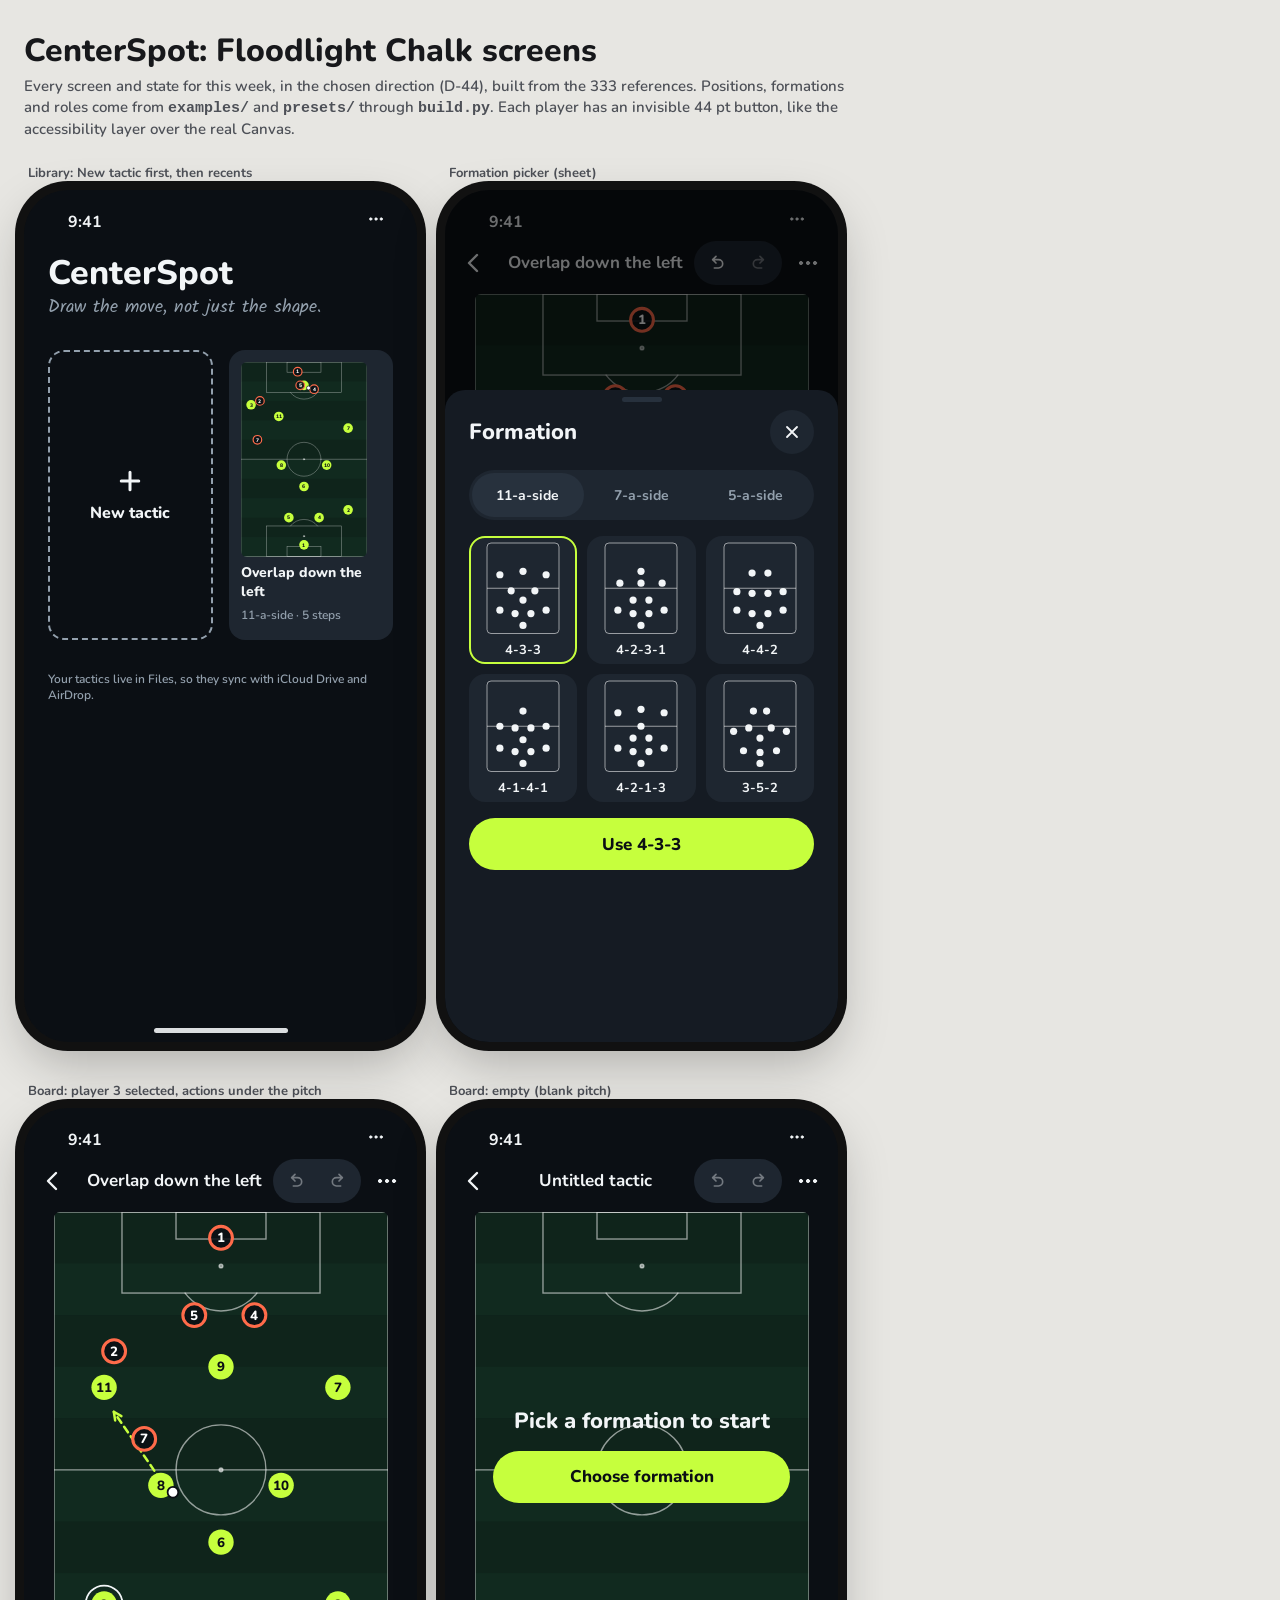
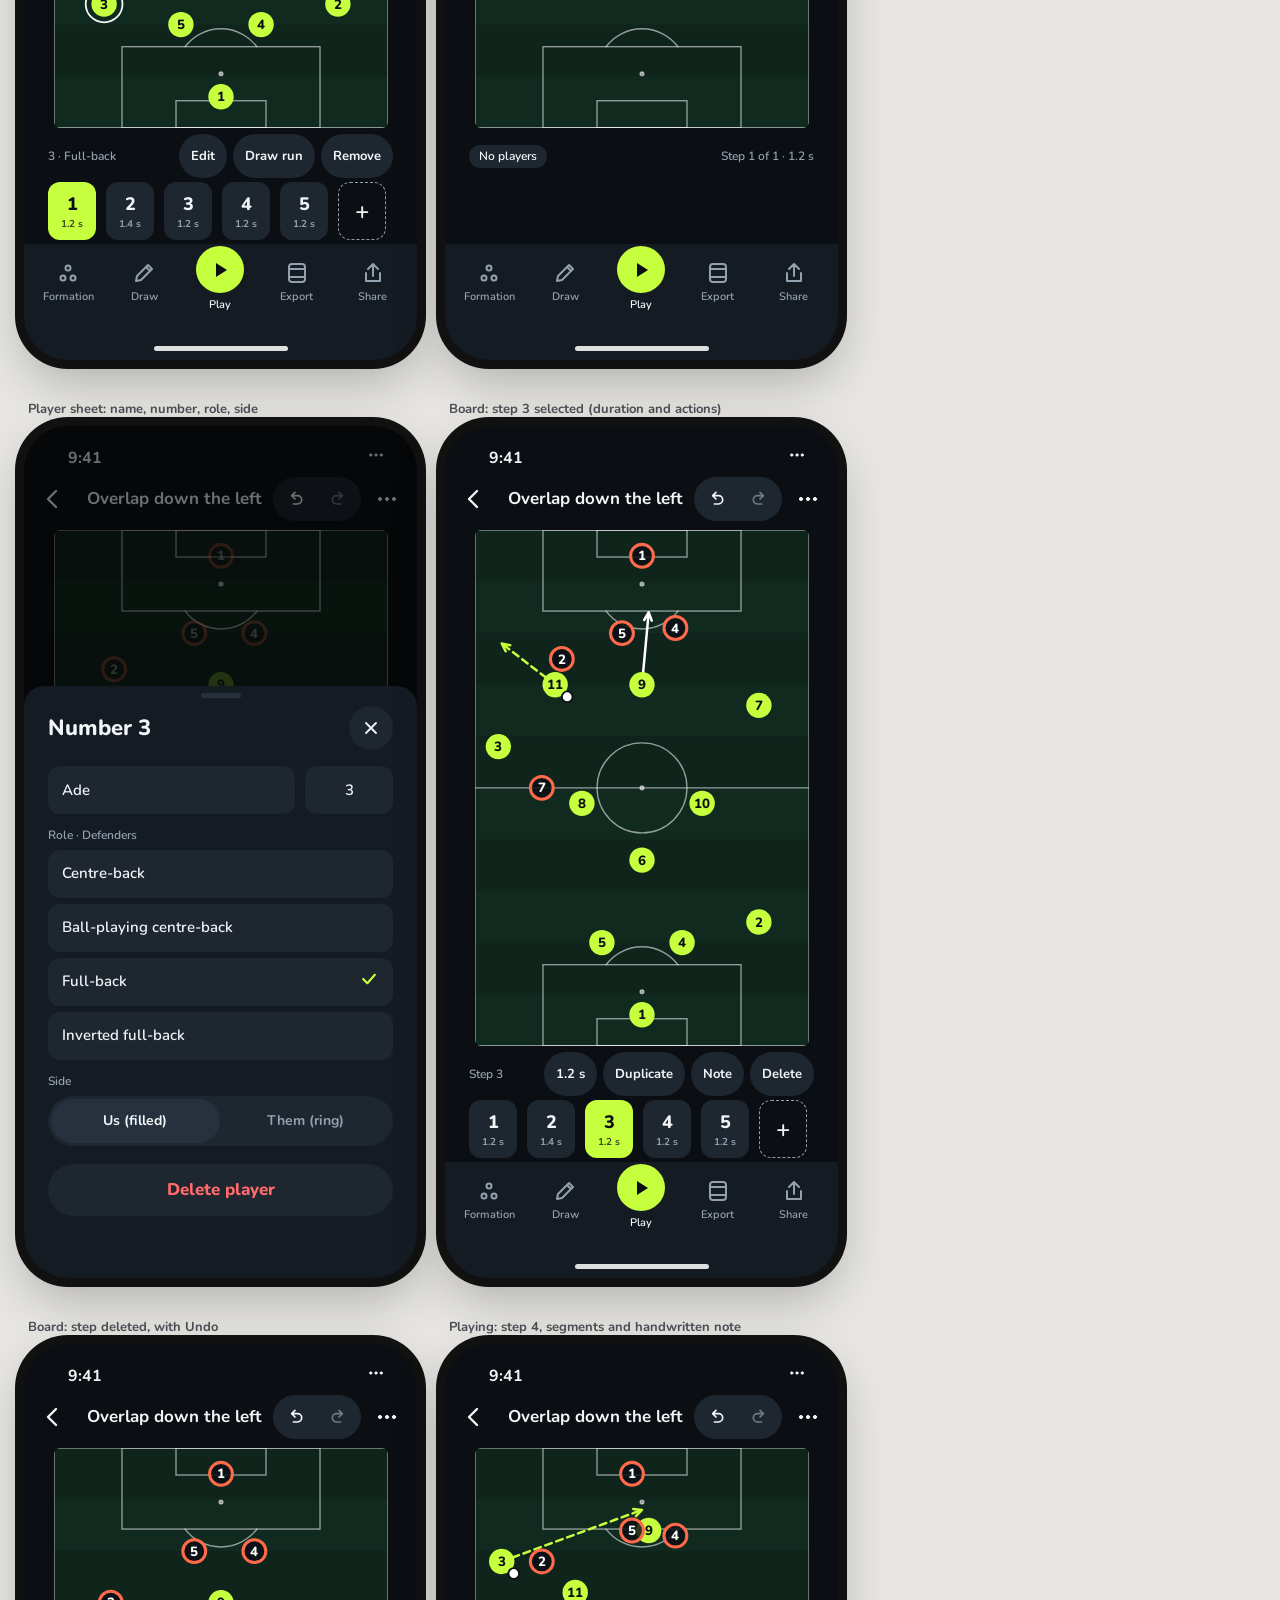
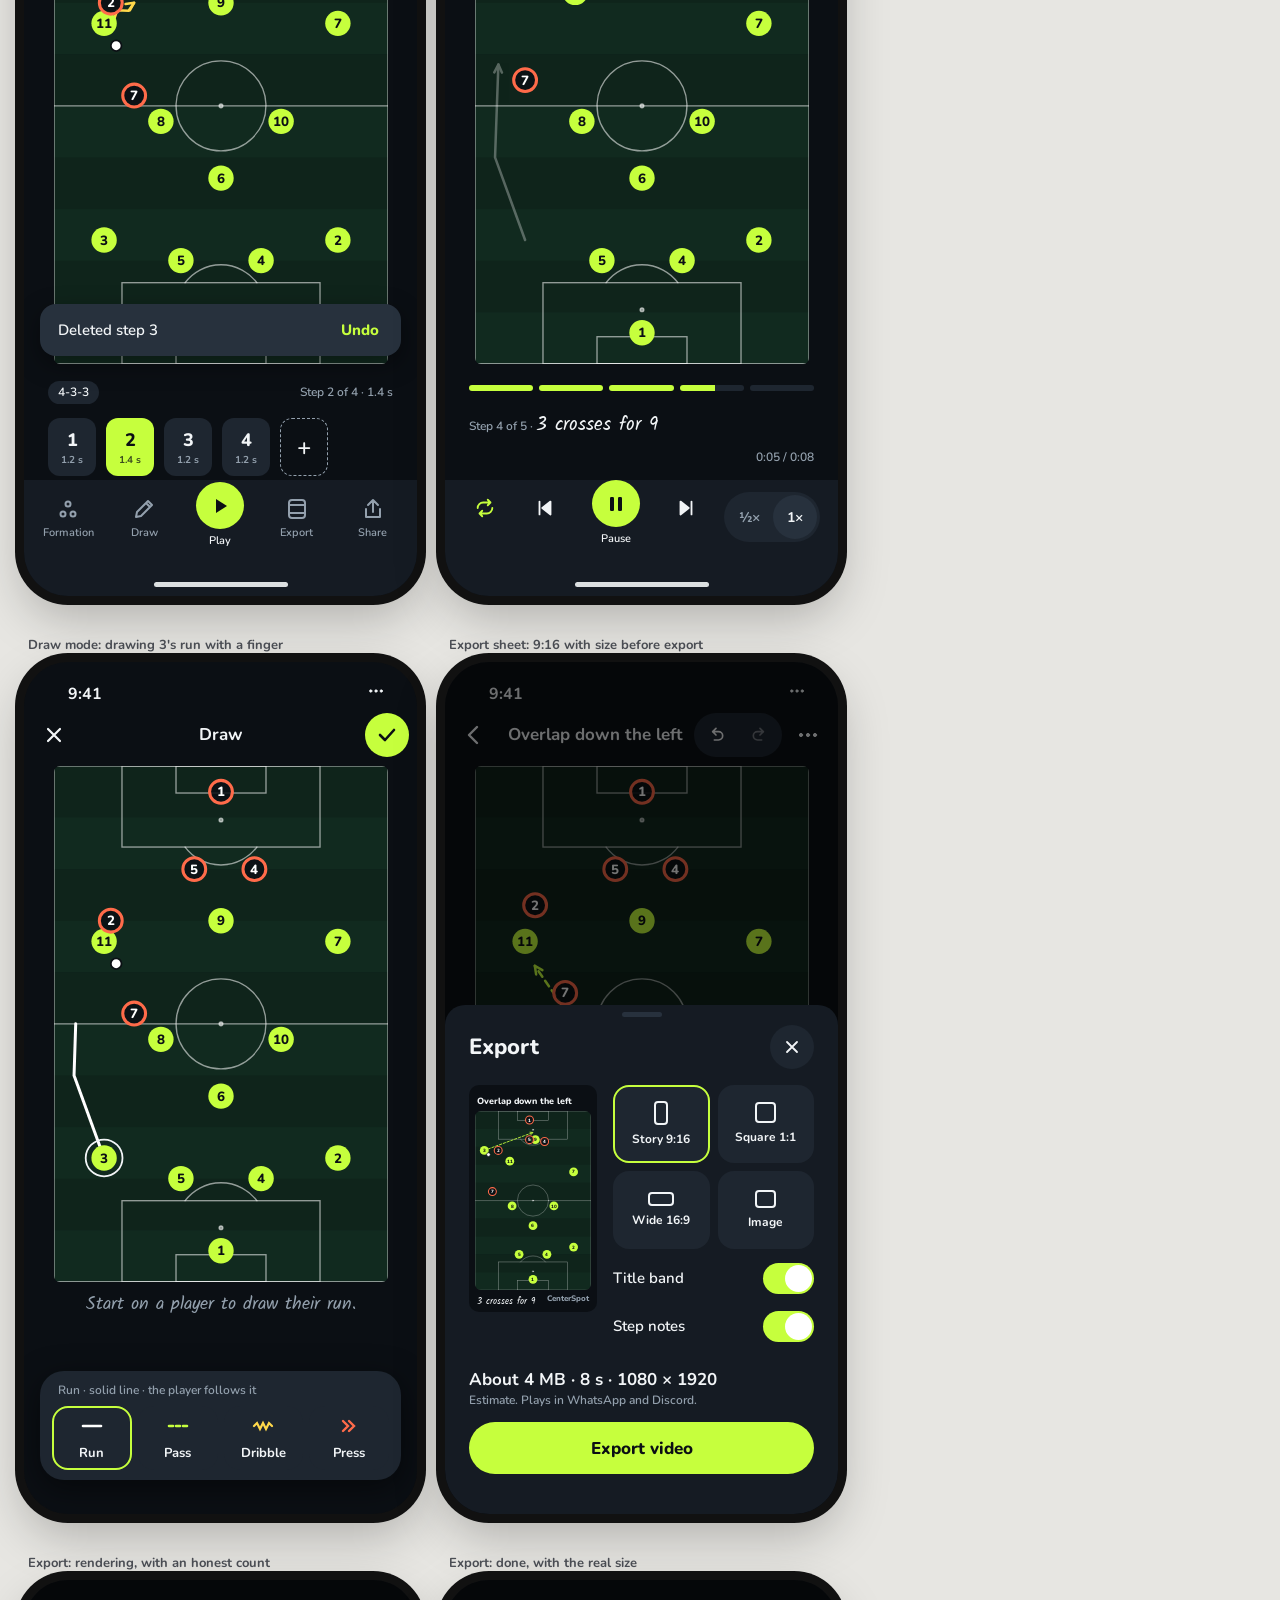
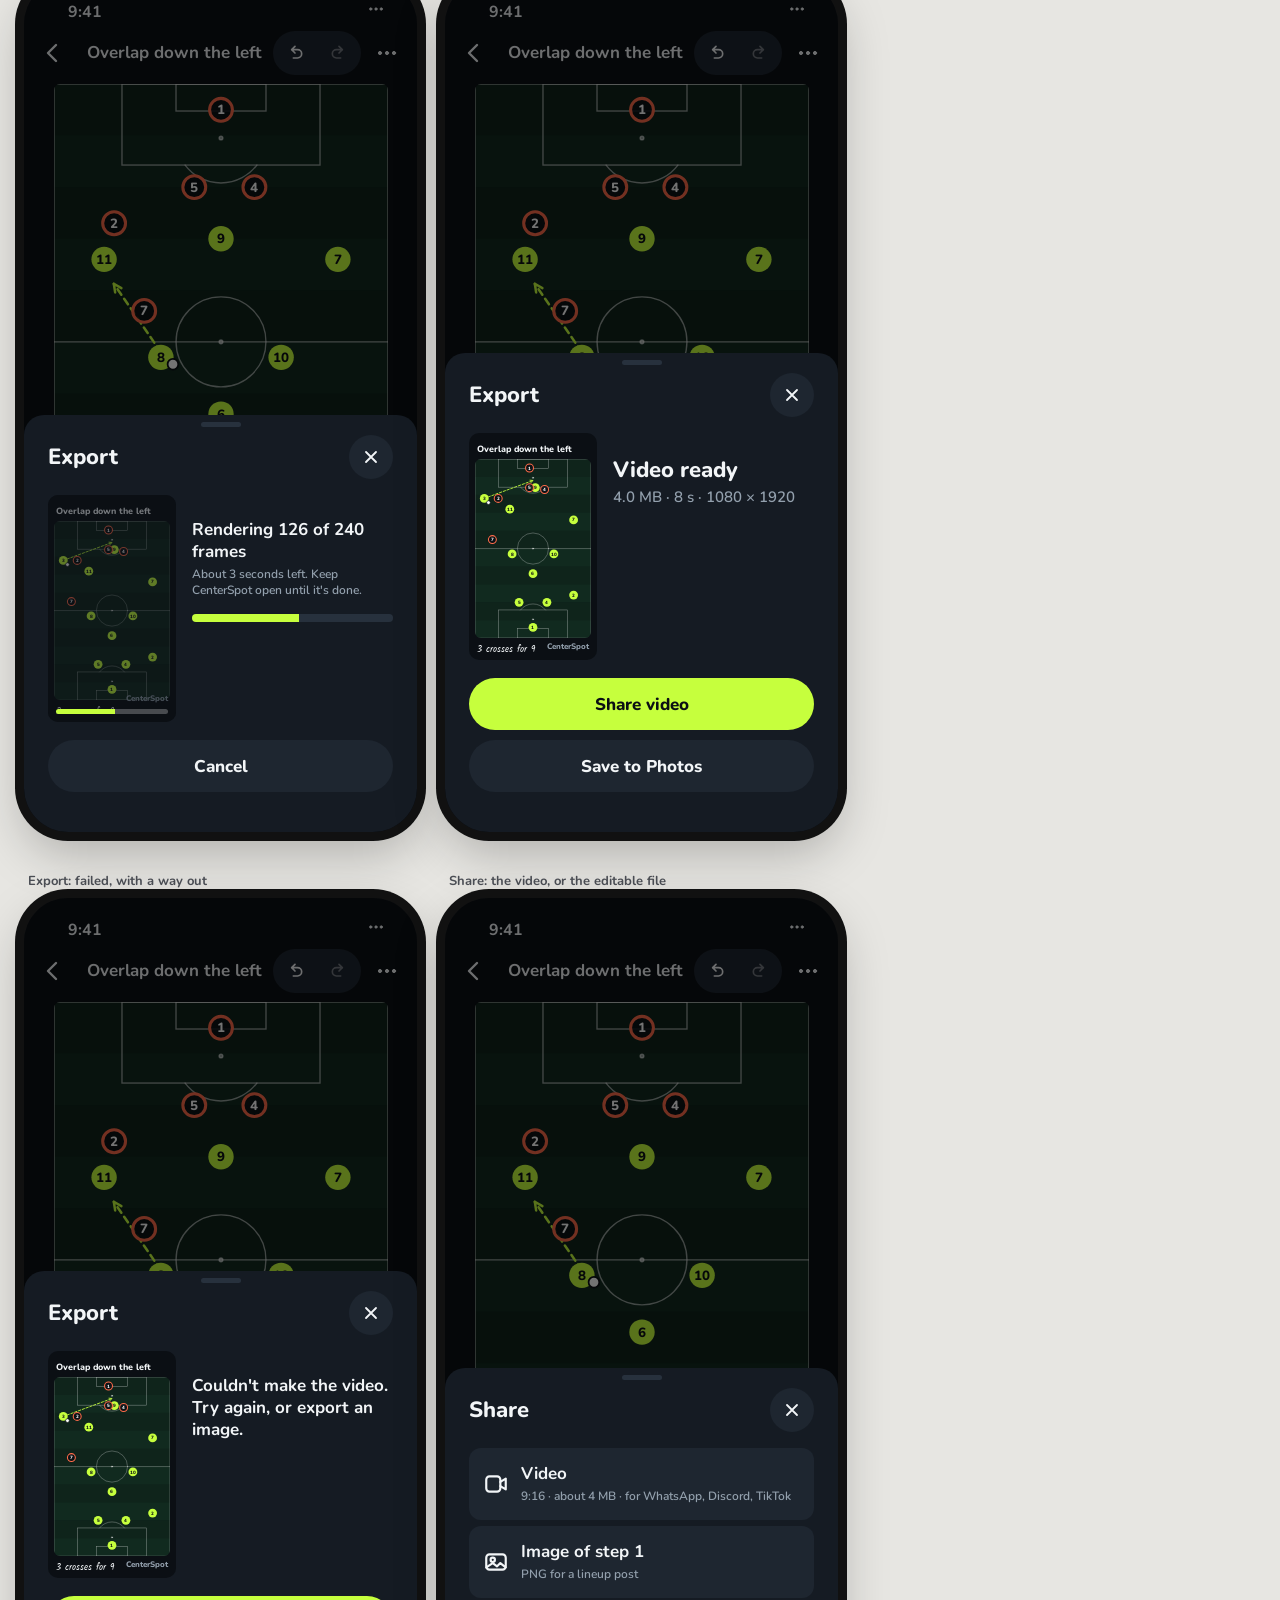
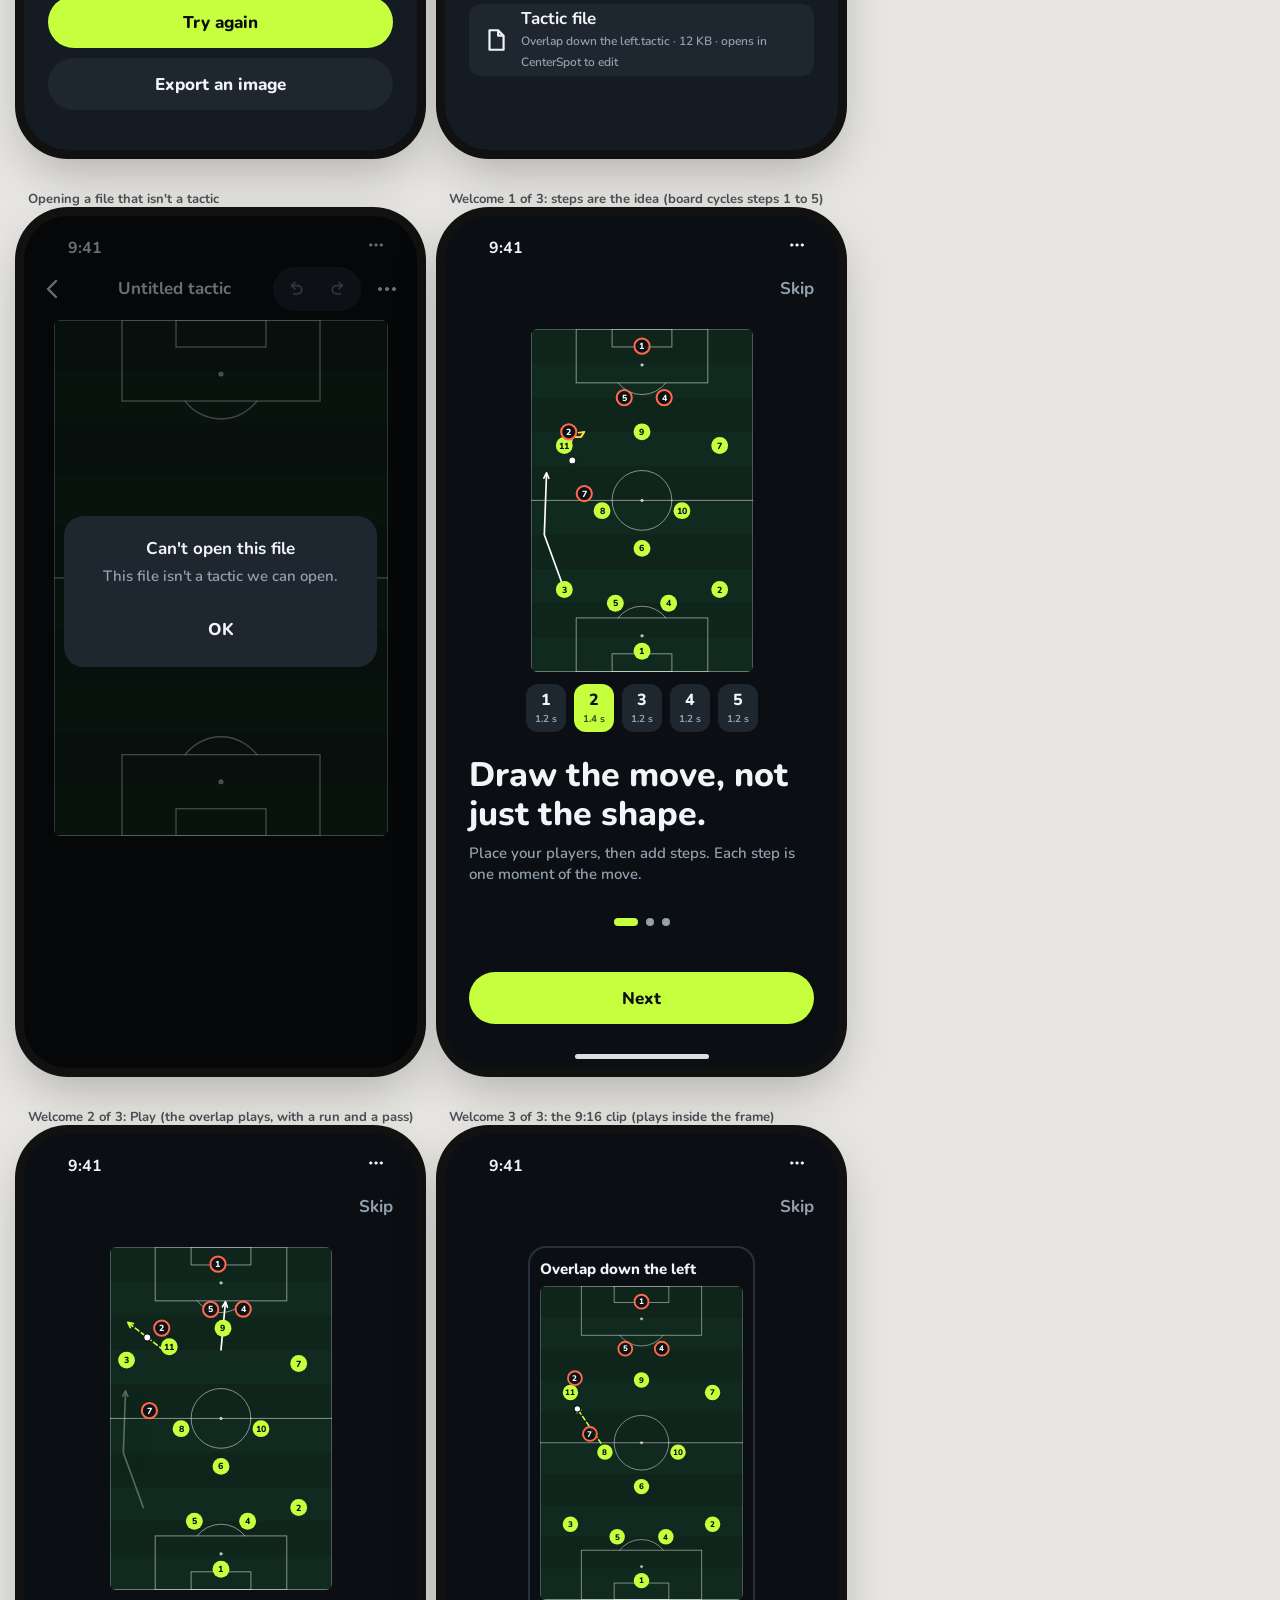
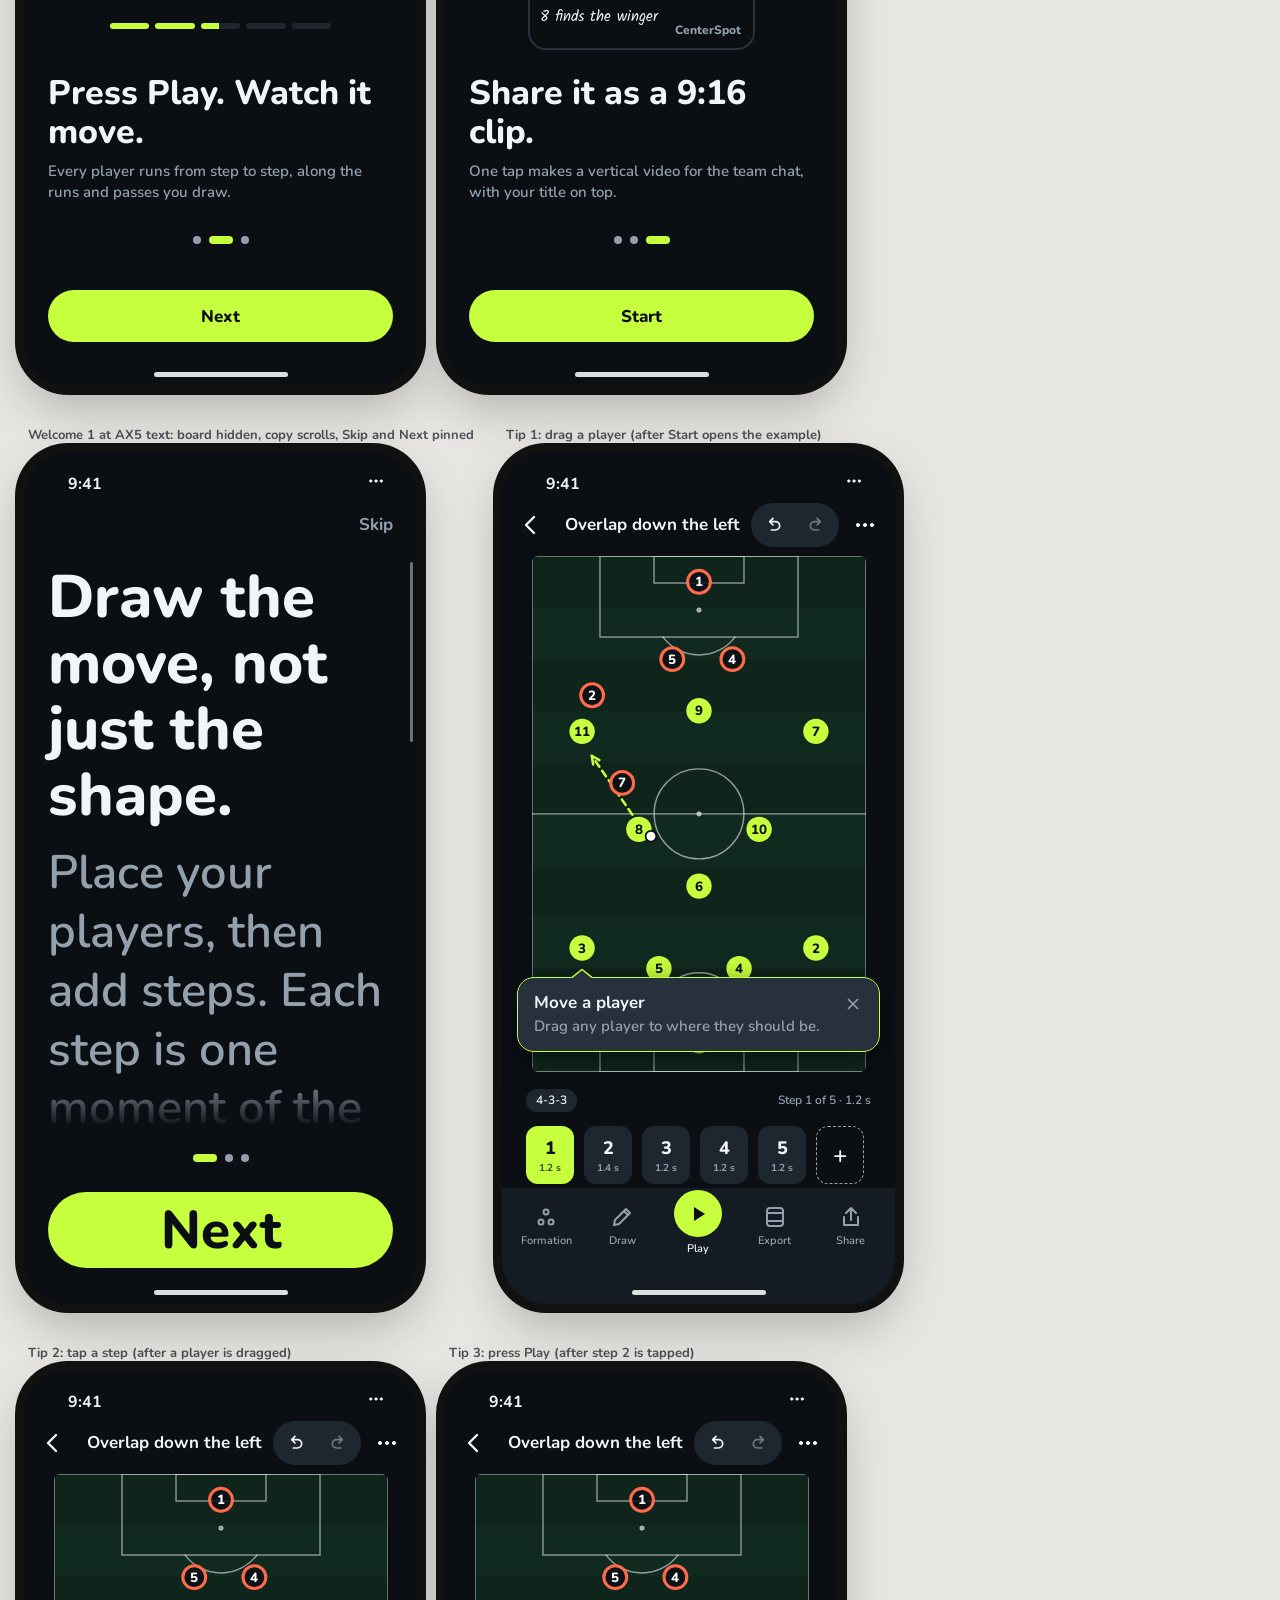
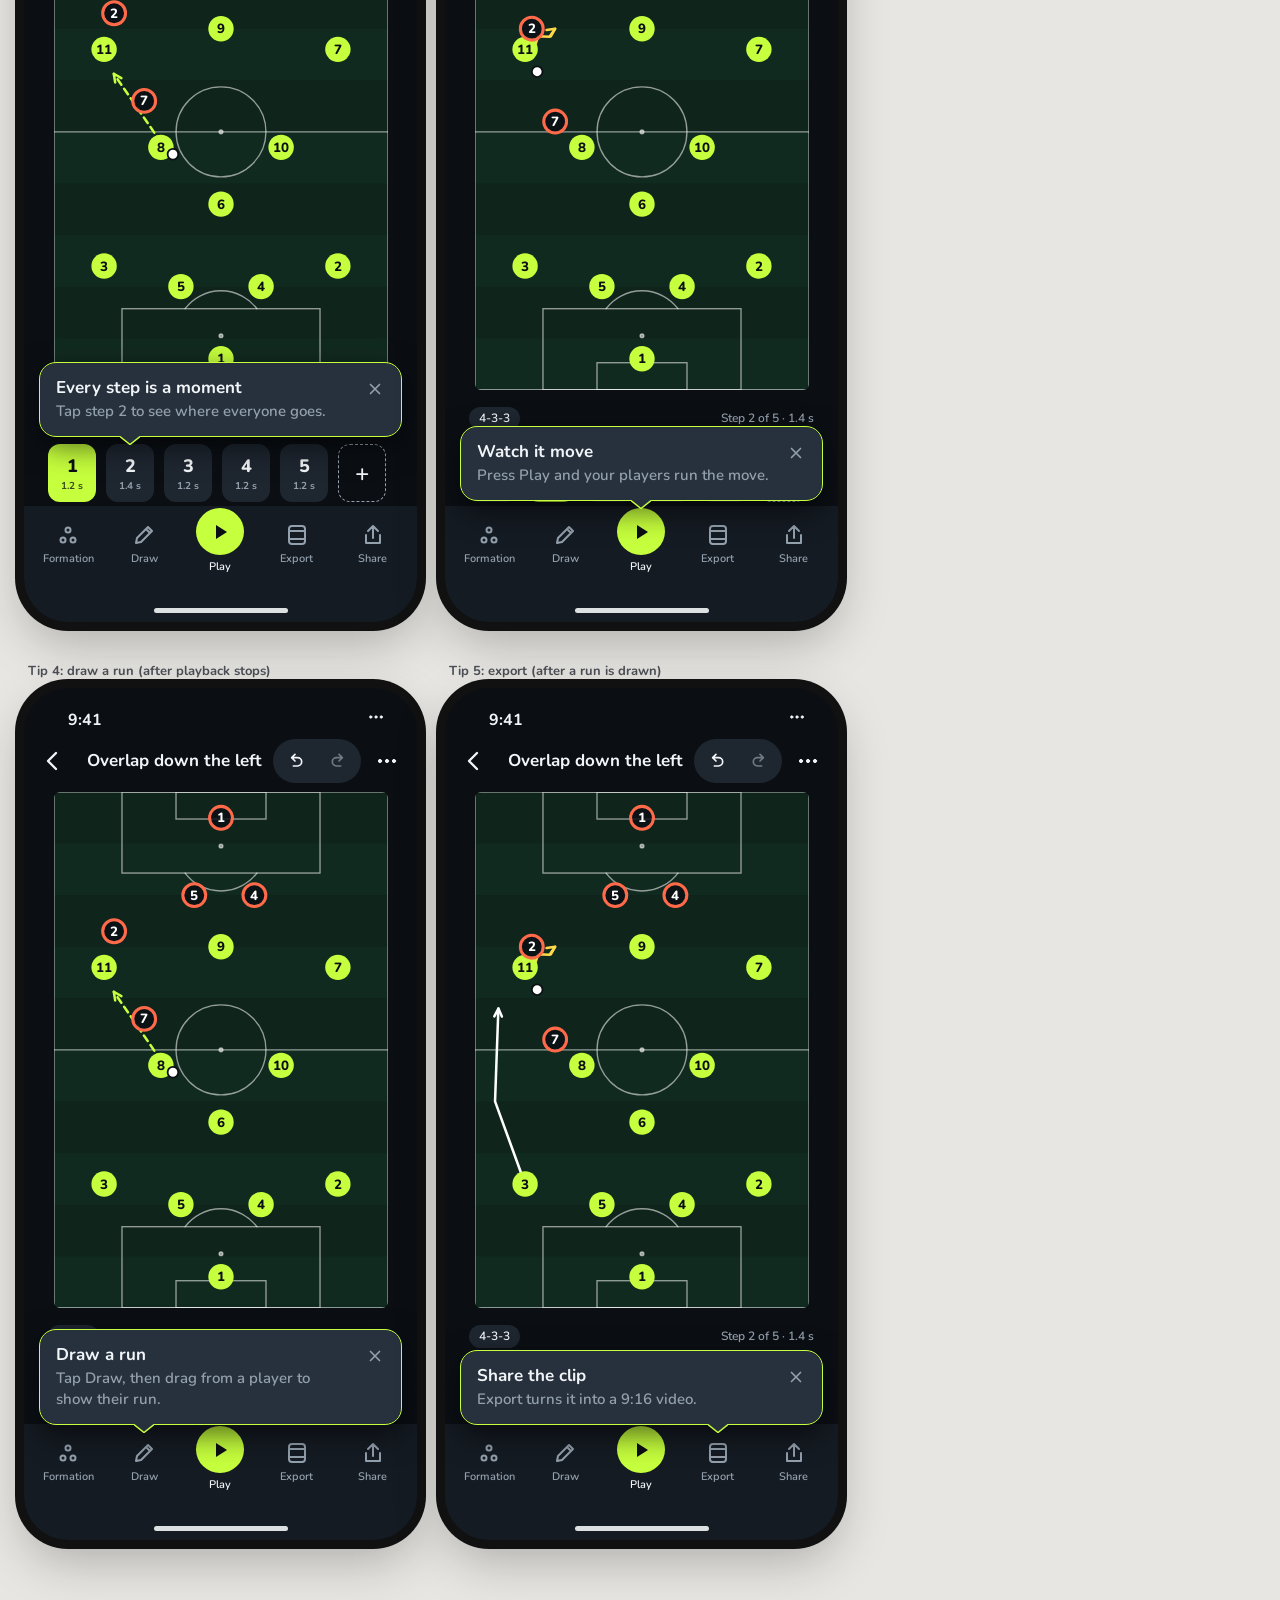
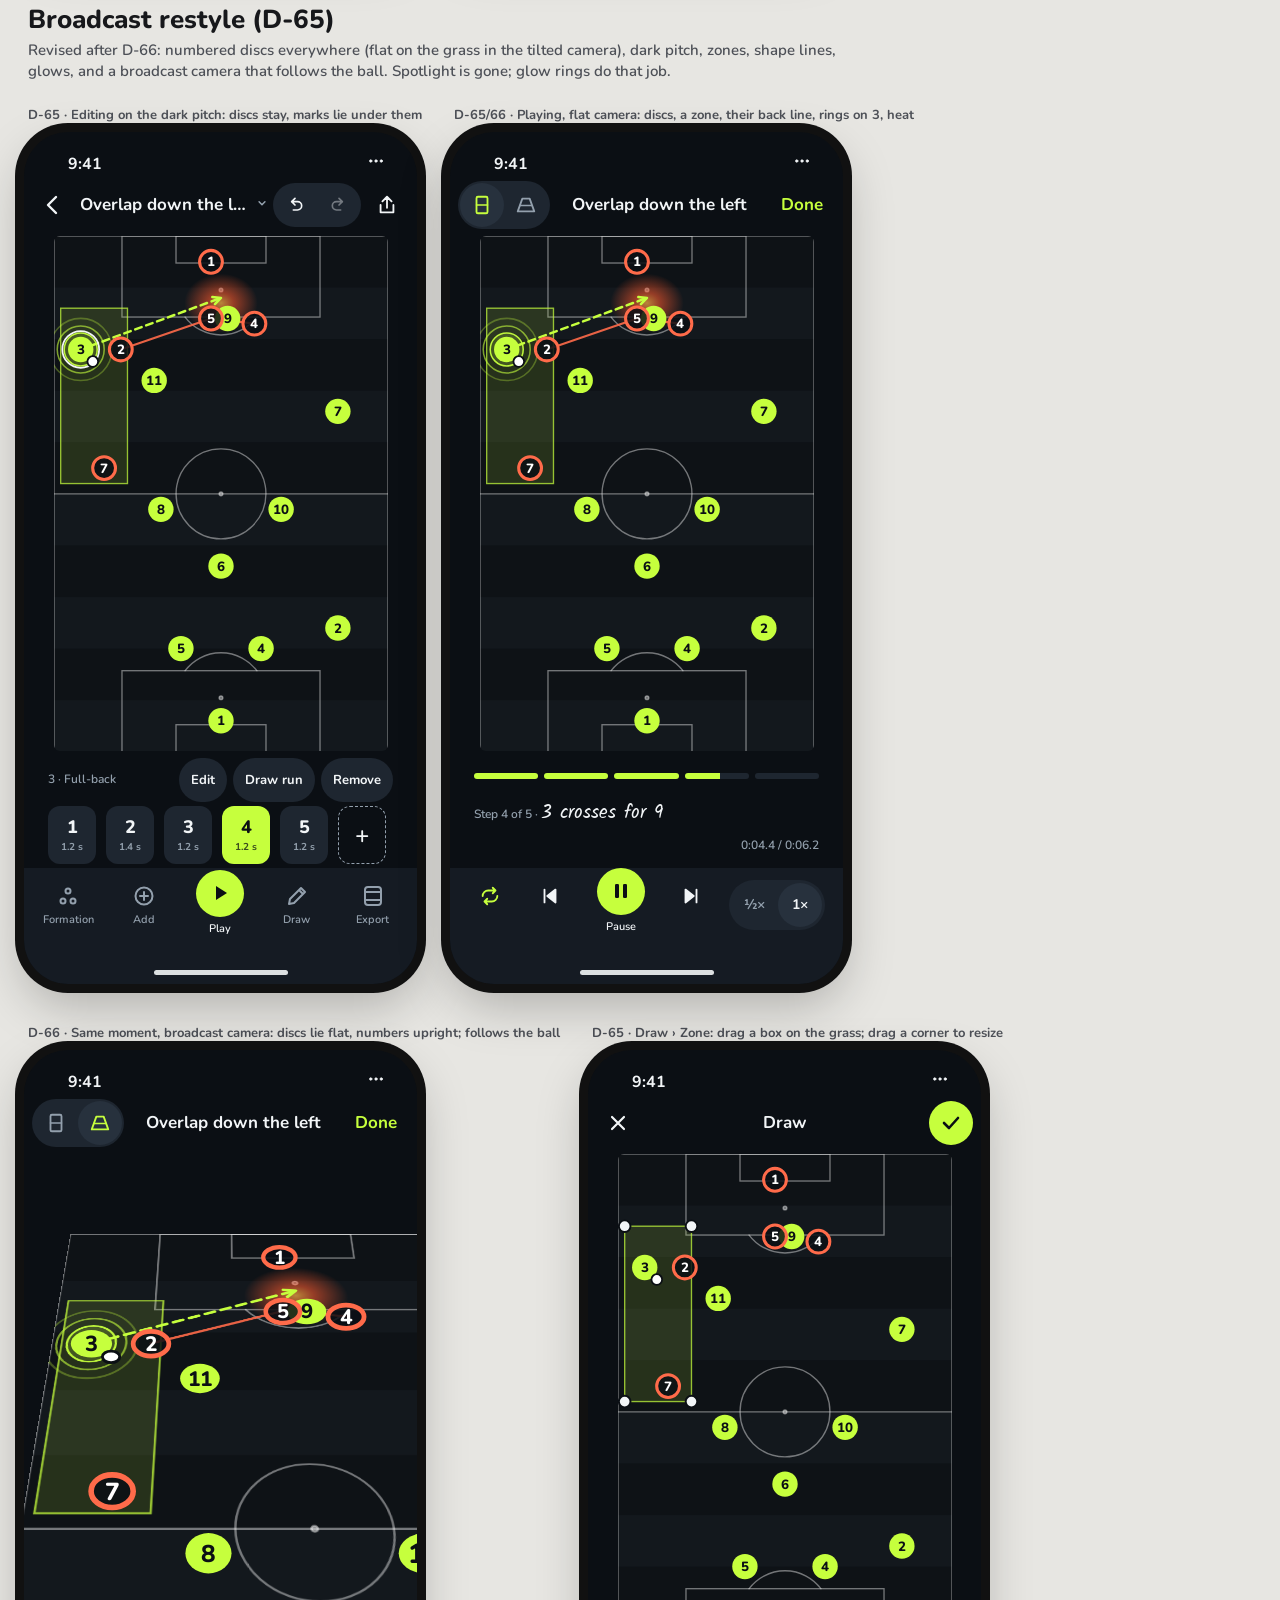
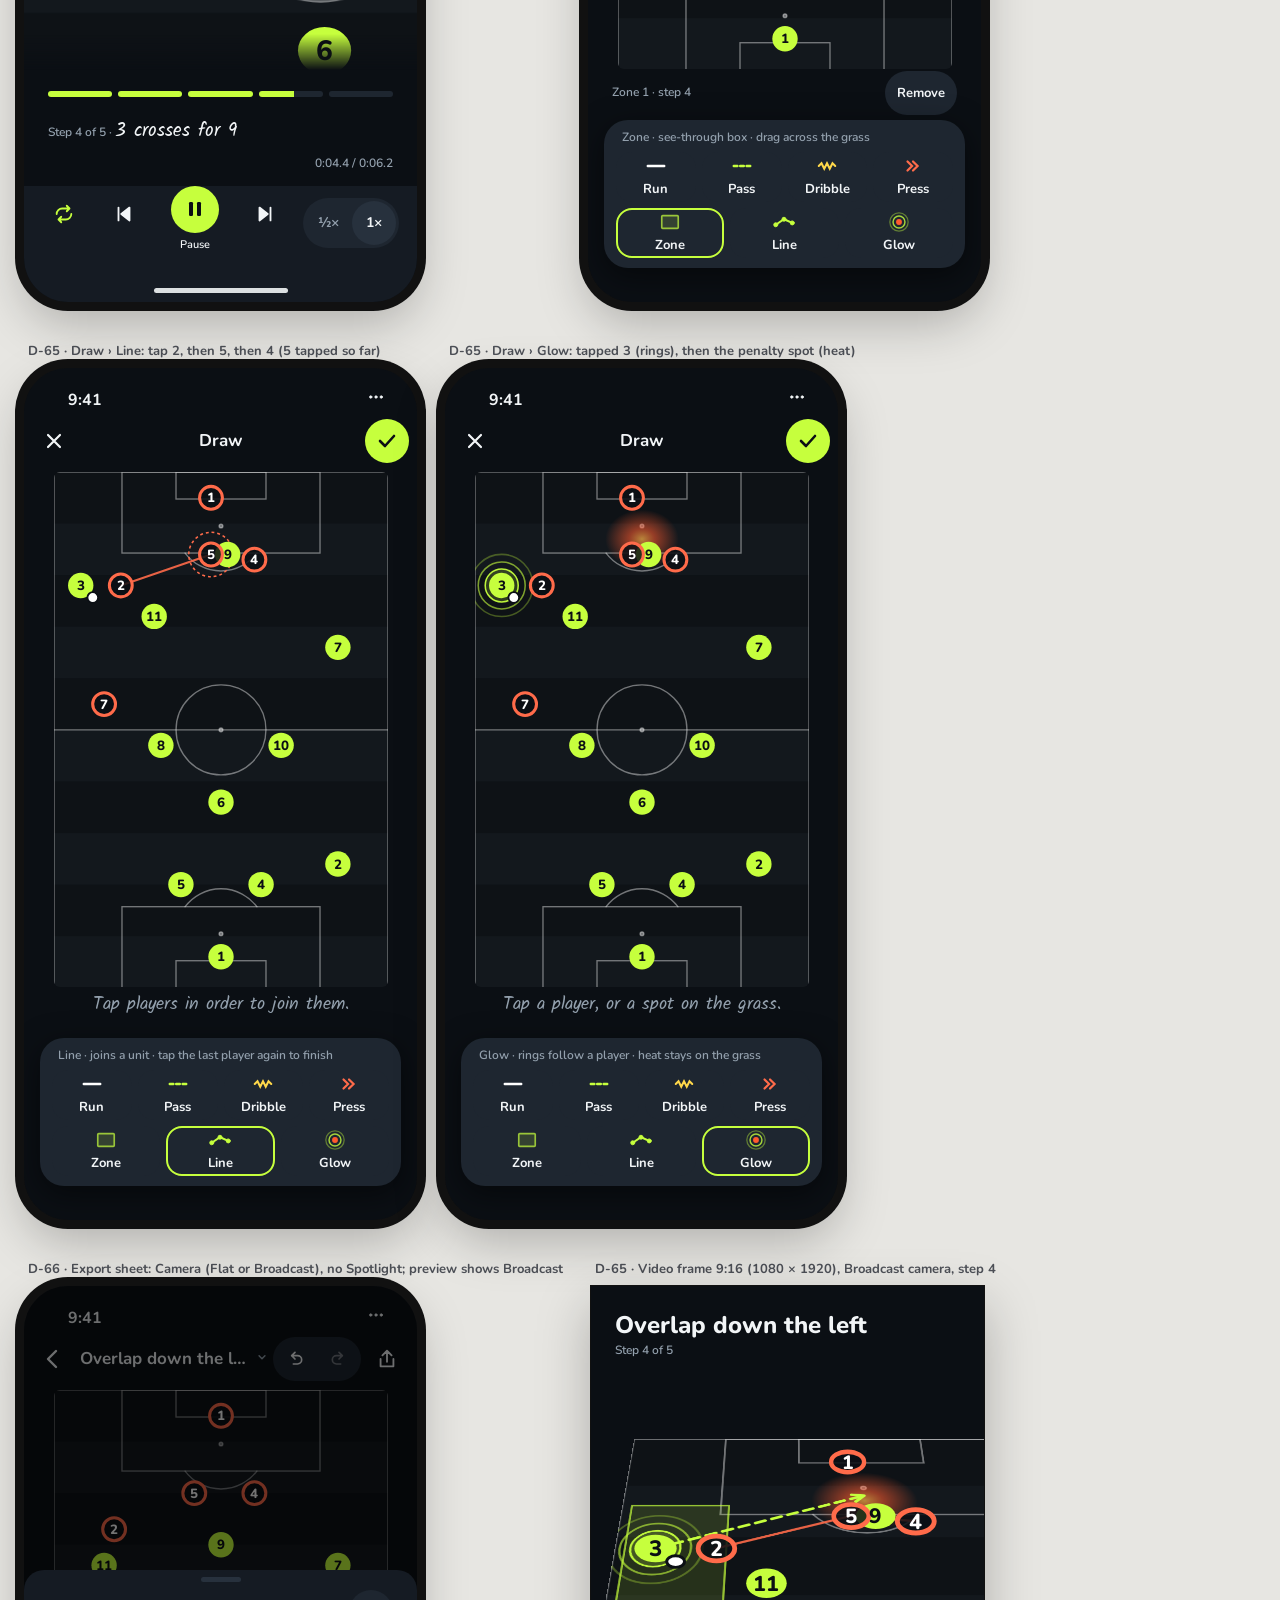
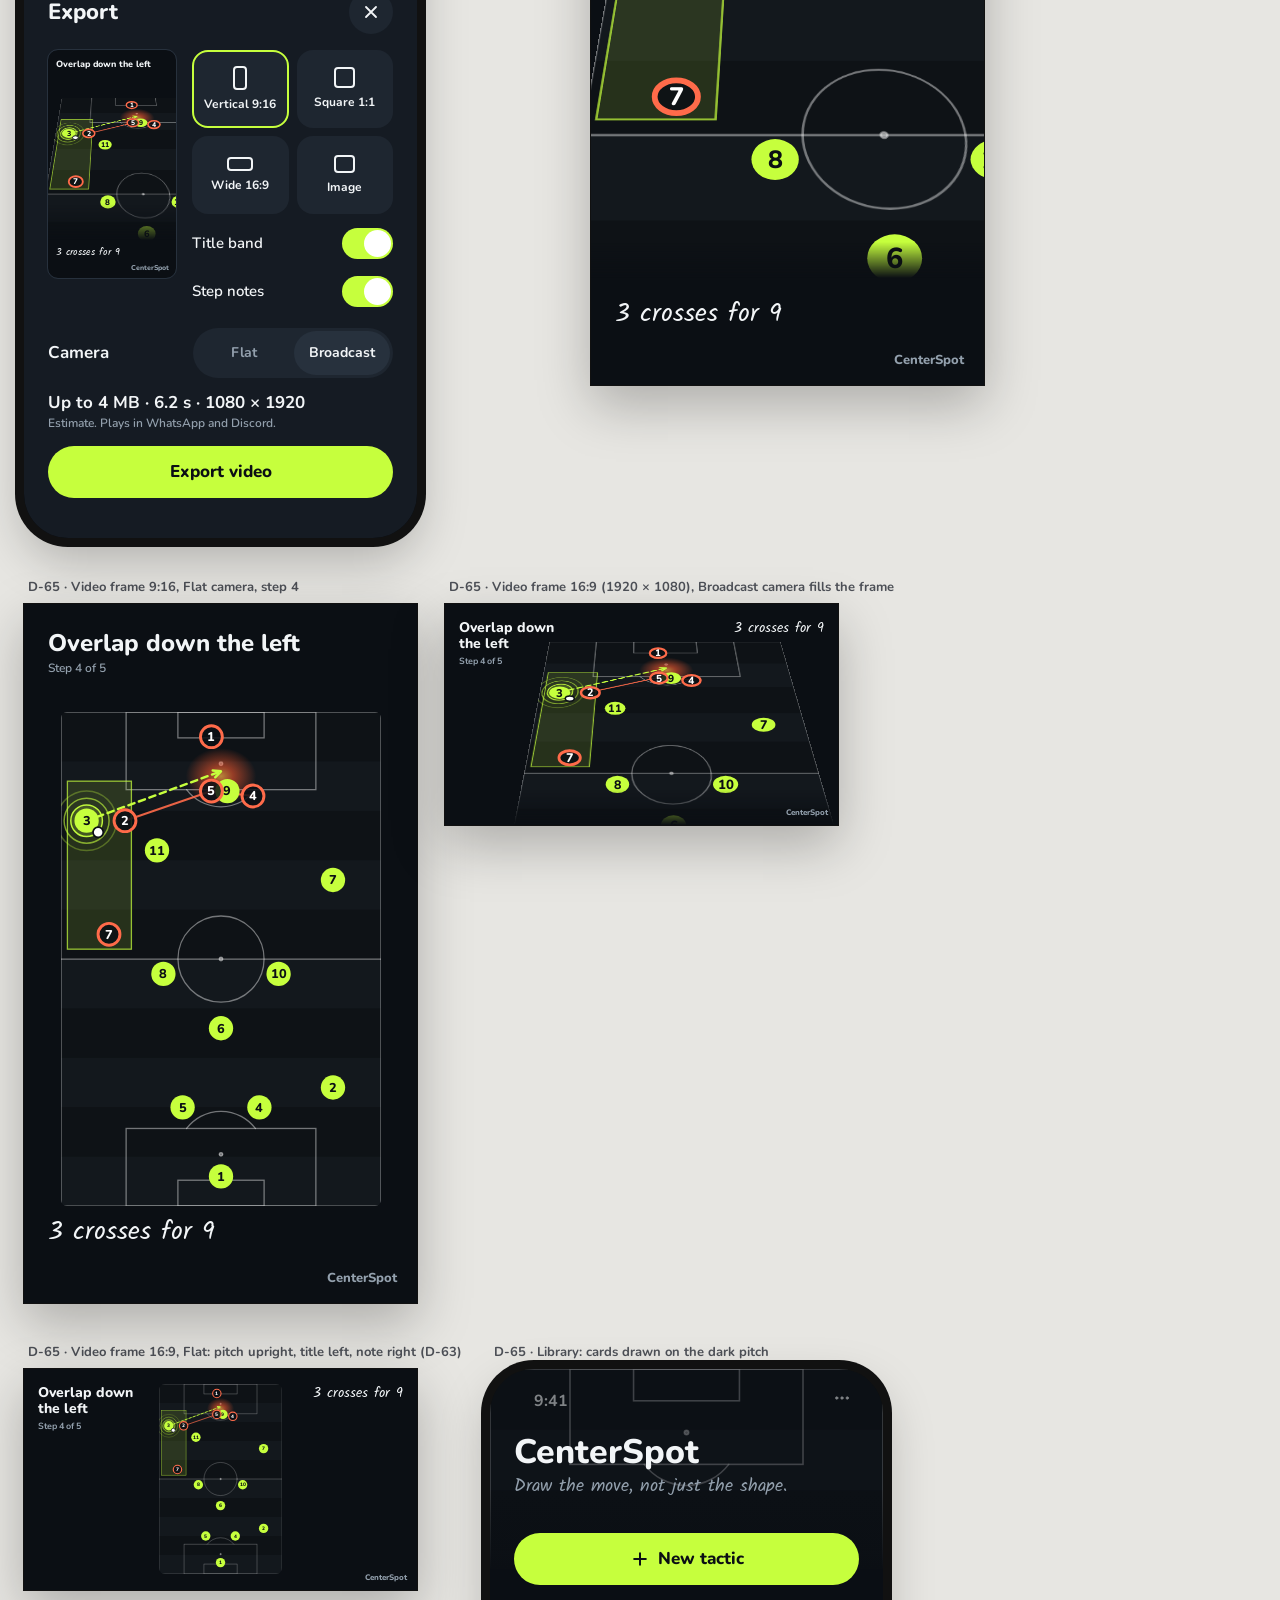
<file: mockup/app.html>
<!doctype html>
<html lang="en">
<head>
<meta charset="utf-8">
<meta name="viewport" content="width=device-width, initial-scale=1">
<title>CenterSpot mockup</title>
<link href="https://fonts.googleapis.com/css2?family=Kalam:wght@400&family=Nunito:wght@500;600;700;800&display=swap" rel="stylesheet">
<style>
  /* Floodlight Chalk tokens (D-44). Design/Tokens.swift mirrors these names. */
  :root {
    --bg: #0B0F14; --surface: #151B23; --surface-2: #1E2630; --surface-3: #27313D; --hairline: #2A3440;
    --text: #F2F5F7; --muted: #93A0AD; --accent: #C6FF3D; --accent-ink: #0B0F14; --danger: #FF6B6B;
    --pitch-a: #0F241B; --pitch-b: #112A1F; --chalk: rgba(255,255,255,.55);
    --home: #C6FF3D; --home-ink: #0B0F14; --away: #FF6B4A; --away-inner: rgba(11,15,20,.85); --away-ink: #FFFFFF; --ball: #FFFFFF;
    --run: #FFFFFF; --pass: #C6FF3D; --dribble: #FFD84A; --press: #FF6B4A;
    --font-ui: Nunito, system-ui, sans-serif; --font-note: Kalam, cursive;
    --t-largetitle: 800 34px/1.15 var(--font-ui); --t-title: 800 22px/1.2 var(--font-ui); --t-headline: 700 17px/1.3 var(--font-ui);
    --t-body: 600 15px/1.4 var(--font-ui); --t-caption: 600 12px/1.3 var(--font-ui); --t-note: 400 18px/1.25 var(--font-note);
    --s1: 4px; --s2: 8px; --s3: 12px; --s4: 16px; --s5: 24px; --s6: 32px;
    --r-sheet: 20px; --r-item: 12px; --r-capsule: 999px;
    --ease: cubic-bezier(0.2, 0, 0, 1); --d-select: 150ms; --d-step: 220ms; --d-sheet: 320ms; --d-toast: 200ms;
    /* Broadcast restyle (D-65). Pitch near-black with faint stripes and thin light lines; marks lie on the grass. */
    --bc-pitch-a: #0E1216; --bc-pitch-b: #13181D; --bc-line: rgba(255,255,255,.42);
    --zone-fill: rgba(198,255,61,.13); --zone-stroke: rgba(198,255,61,.72);
    --heat: #FF5A2E; --heat-core: #FFB547; --glow-fill-opacity: .18;
    --d-camera: 480ms; --d-crossfade: 300ms;
  }
  * { box-sizing: border-box; }
  body { margin: 0; background: #E7E6E2; font: var(--t-body); color: var(--text); }
  .page-head { max-width: 1400px; margin: 0 auto; padding: 32px 24px 0; color: #17181B; }
  .page-head h1 { font: 800 32px/1.2 var(--font-ui); margin: 0 0 6px; }
  .page-head p { margin: 0; max-width: 820px; color: #4D5057; }
  .gallery { max-width: 1400px; margin: 0 auto; padding: 24px; display: flex; flex-wrap: wrap; gap: 40px 28px; }
  .cap { margin: 0 0 8px 4px; font: 700 13px var(--font-ui); color: #4D5057; }
  .frame { width: 393px; height: 852px; position: relative; overflow: hidden; flex-shrink: 0; background: var(--bg); border-radius: 44px;
           box-shadow: 0 0 0 9px #111, 0 20px 50px rgba(0,0,0,.25); }
  button { font: inherit; color: inherit; background: none; border: 0; padding: 0; cursor: pointer; }
  .abs { position: absolute; }
  .status { position: absolute; left: 0; right: 0; top: 0; height: 50px; display: flex; align-items: center; justify-content: space-between; padding: 14px 32px 0 44px; font: 700 16px var(--font-ui); }
  .nav { position: absolute; top: 50px; left: 8px; right: 8px; height: 46px; display: flex; align-items: center; gap: 4px; }
  .nav .title { flex: 1; text-align: center; font: var(--t-headline); white-space: nowrap; overflow: hidden; text-overflow: ellipsis; }
  .icon-btn { width: 44px; height: 44px; display: grid; place-items: center; border-radius: var(--r-capsule); }
  .undo-pill { display: flex; background: var(--surface-2); border-radius: var(--r-capsule); }
  .undo-pill .icon-btn[aria-disabled="true"] { opacity: .4; }
  .meta { position: absolute; top: 626px; left: 24px; right: 24px; height: 44px; display: flex; justify-content: space-between; align-items: center; }
  .chip-tag { font: var(--t-caption); background: var(--surface-2); border-radius: var(--r-capsule); padding: 4px 10px; }
  .meta-right { font: var(--t-caption); color: var(--muted); }
  .board { position: absolute; left: 29.5px; top: 104px; }
  .ctx { position: absolute; top: 626px; left: 24px; right: 24px; height: 44px; display: flex; align-items: center; gap: 6px; }
  .ctx .label { flex: 1; font: var(--t-caption); color: var(--muted); white-space: nowrap; overflow: hidden; text-overflow: ellipsis; }
  .ctx button { height: 44px; padding: 0 12px; border-radius: var(--r-capsule); background: var(--surface-2); font: 700 13px var(--font-ui); }
  .board .pitch, .board svg { display: block; border-radius: 6px; }
  .hit { position: absolute; width: 44px; height: 44px; border-radius: 50%; }
  .strip { position: absolute; left: 0; right: 0; top: 674px; height: 72px; display: flex; gap: 10px; padding: 0 24px; align-items: flex-start; }
  .step { width: 48px; height: 58px; border-radius: var(--r-item); background: var(--surface-2); display: flex; flex-direction: column; align-items: center; justify-content: center; gap: 1px; }
  .step b { font: 800 18px var(--font-ui); } .step small { font: 700 10px var(--font-ui); color: var(--muted); }
  .step.on { background: var(--accent); color: var(--accent-ink); } .step.on small { color: var(--accent-ink); opacity: .75; }
  .step.add { background: none; border: 1.5px dashed var(--muted); font: 600 24px var(--font-ui); }
  .toolbar { position: absolute; left: 0; right: 0; bottom: 0; height: 116px; background: var(--surface); display: flex; justify-content: space-around; padding: 8px 6px 0; }
  .tool { width: 66px; height: 60px; display: flex; flex-direction: column; align-items: center; justify-content: center; gap: 4px; font: 600 11px var(--font-ui); color: var(--muted); }
  .tool.primary { color: var(--text); } .tool.primary .disc { width: 48px; height: 48px; border-radius: 50%; background: var(--accent); display: grid; place-items: center; margin-top: -6px; }
  .home-bar { position: absolute; bottom: 9px; left: 50%; width: 134px; height: 5px; margin-left: -67px; border-radius: 3px; background: var(--text); opacity: .9; }
  .scrim { position: absolute; inset: 0; background: rgba(0,0,0,.55); }
  .sheet { position: absolute; left: 0; right: 0; bottom: 0; background: var(--surface); border-radius: var(--r-sheet) var(--r-sheet) 0 0; padding: 20px 24px 40px; }
  .grabber { position: absolute; top: 7px; left: 50%; margin-left: -20px; width: 40px; height: 5px; border-radius: 3px; background: var(--surface-3); }
  .sheet-head { display: flex; align-items: center; justify-content: space-between; margin-bottom: 16px; }
  .sheet-head h2 { margin: 0; font: var(--t-title); }
  .close { background: var(--surface-2); }
  .capsule { height: 52px; border-radius: var(--r-capsule); background: var(--accent); color: var(--accent-ink); font: 800 17px var(--font-ui); width: 100%; }
  .capsule.quiet { background: var(--surface-2); color: var(--text); }
  .seg { display: flex; background: var(--surface-2); border-radius: var(--r-capsule); padding: 3px; gap: 2px; }
  .seg button { flex: 1; height: 44px; border-radius: var(--r-capsule); font: 700 14px var(--font-ui); color: var(--muted); }
  .seg button[aria-selected="true"] { background: var(--surface-3); color: var(--text); }
  .row { display: flex; align-items: center; justify-content: space-between; min-height: 48px; }
  .switch { width: 100%; height: 48px; display: flex; align-items: center; justify-content: space-between; font: var(--t-body); }
  .switch i { width: 51px; height: 31px; border-radius: 16px; background: var(--accent); position: relative; }
  .switch i::after { content: ""; position: absolute; right: 2px; top: 2px; width: 27px; height: 27px; border-radius: 50%; background: #fff; }
  .note { font: var(--t-note); }
  .muted { color: var(--muted); }
  .toast { position: absolute; left: 16px; right: 16px; top: 560px; height: 52px; border-radius: 16px; background: var(--surface-3); display: flex; align-items: center; justify-content: space-between; padding: 0 6px 0 18px; box-shadow: 0 8px 24px rgba(0,0,0,.4); }
  .toast button { height: 44px; padding: 0 16px; color: var(--accent); font: 800 15px var(--font-ui); }
  .pill { position: absolute; display: flex; background: var(--surface-3); border-radius: var(--r-capsule); padding: 2px; box-shadow: 0 6px 18px rgba(0,0,0,.45); }
  .pill button { height: 44px; padding: 0 14px; font: 700 13px var(--font-ui); }
  .field { background: var(--surface-2); border: 0; border-radius: var(--r-item); height: 48px; padding: 0 14px; color: var(--text); font: var(--t-body); width: 100%; }
  .group-label { font: var(--t-caption); color: var(--muted); margin: 14px 0 6px; text-transform: none; }
  .option { width: 100%; min-height: 48px; display: flex; align-items: center; justify-content: space-between; padding: 0 14px; border-radius: var(--r-item); background: var(--surface-2); margin-bottom: 6px; text-align: left; }
  .tile { border-radius: 16px; background: var(--surface-2); border: 2px solid transparent; display: flex; flex-direction: column; align-items: center; justify-content: center; gap: 6px; font: 700 13px var(--font-ui); }
  .tile[aria-selected="true"] { border-color: var(--accent); }
  .alert { position: absolute; left: 40px; right: 40px; top: 300px; background: var(--surface-2); border-radius: 20px; padding: 22px 20px 12px; text-align: center; }
  .alert h3 { margin: 0 0 6px; font: var(--t-headline); }
  /* Onboarding (D-58): welcome pages, then tips that point at the real control. */
  .skip { position: absolute; top: 50px; right: 8px; height: 44px; padding: 0 16px; border-radius: var(--r-capsule); font: 700 17px var(--font-ui); color: var(--muted); }
  .ob-art { position: absolute; left: 0; right: 0; top: 112px; height: 404px; display: flex; flex-direction: column; align-items: center; justify-content: center; gap: var(--s3); }
  .ob-art .board { position: static; }
  .ob-chips { display: flex; gap: var(--s2); }
  .ob-chips .step { width: 40px; height: 48px; } .ob-chips .step b { font-size: 16px; }
  .ob-scrub { display: flex; gap: 6px; width: 222px; height: 48px; align-items: center; }
  .ob-scrub i { flex: 1; height: 6px; border-radius: 3px; }
  .ob-clip { position: relative; width: 227px; height: 404px; background: var(--bg); border: 2px solid var(--surface-3); border-radius: 18px; padding: 12px 10px; display: flex; flex-direction: column; gap: 8px; }
  .ob-clip .title-band { font: 800 15px/1.2 var(--font-ui); }
  .ob-clip .clip-note { font: 400 15px/1.2 var(--font-note); }
  .ob-clip .mark { position: absolute; right: 12px; bottom: 10px; font: 800 12px var(--font-ui); color: var(--muted); }
  .ob-copy { position: absolute; left: 24px; right: 24px; top: 540px; }
  .ob-copy h1 { margin: 0 0 var(--s2); font: var(--t-largetitle); }
  .ob-copy p { margin: 0; font: var(--t-body); color: var(--muted); }
  .dots { position: absolute; left: 50%; margin-left: -44px; top: 684px; width: 88px; height: 44px; display: flex; gap: var(--s2); justify-content: center; align-items: center; border-radius: var(--r-capsule); }
  .dots i { width: 8px; height: 8px; border-radius: 4px; background: var(--muted); }
  .dots i.on { width: 24px; background: var(--accent); }
  .ob-cta { position: absolute; left: 24px; right: 24px; bottom: 44px; width: auto; }
  .tip { position: absolute; left: 16px; right: 16px; background: var(--surface-3); border-radius: 16px; padding: 12px 4px 14px 16px; display: flex; gap: var(--s1);
         outline: 1.5px solid var(--accent); box-shadow: 0 10px 30px rgba(0,0,0,.6); }
  .tip .tip-text { flex: 1; padding-top: 2px; }
  .tip h4 { margin: 0 0 2px; font: var(--t-headline); }
  .tip p { margin: 0; font: var(--t-body); color: var(--muted); }
  .tip .icon-btn { flex-shrink: 0; margin-top: -8px; color: var(--muted); }
  .tip .arrow { position: absolute; width: 20px; height: 10px; }
  /* Broadcast restyle (D-65) */
  .section-head { flex-basis: 100%; margin: 24px 0 -16px 4px; color: #17181B; }
  .section-head h2 { font: 800 26px/1.2 var(--font-ui); margin: 0 0 4px; } .section-head p { margin: 0; max-width: 820px; color: #4D5057; }
  .frame.vid { border-radius: 0; box-shadow: 0 0 0 1px #111, 0 20px 50px rgba(0,0,0,.25); }
  .bc3d { position: relative; overflow: hidden; -webkit-mask-image: linear-gradient(#000 calc(100% - 36px), transparent); mask-image: linear-gradient(#000 calc(100% - 36px), transparent); }
  .bc3d .plane { position: absolute; transform-style: flat; }
  .bc3d .plane svg { display: block; }
  .bc3d .mk { position: absolute; width: 10px; height: 10px; }
  .bc3d .figs { position: absolute; left: 0; top: 0; }
  .nav .cam { display: flex; background: var(--surface-2); border-radius: var(--r-capsule); padding: 2px; }
  .nav .cam button { width: 44px; height: 44px; display: grid; place-items: center; border-radius: var(--r-capsule); color: var(--muted); }
  .nav .cam button[aria-checked="true"] { background: var(--surface-3); color: var(--accent); }
  .text-btn { height: 44px; padding: 0 12px; font: var(--t-headline); color: var(--accent); border-radius: var(--r-capsule); }
  .kinds { display: grid; gap: 6px; }
  .kinds .tile { height: var(--tile-h); gap: 3px; }
  /* 8 Nov (D-72, D-73, D-74): arrow shape switch, iPad layout, small wide library cards */
  .gallery.wide { max-width: none; }
  .frame.ipad { border-radius: 24px; box-shadow: 0 0 0 10px #111, 0 20px 50px rgba(0,0,0,.25); }
  .shape-row { display: flex; align-items: center; gap: 10px; margin: 0 2px 0 6px; }
  .shape-row .label { font: 700 13px var(--font-ui); color: var(--muted); }
  .shape-row .seg { flex: 1; padding: 2px; background: var(--surface); }
  .shape-row .seg button[aria-selected="true"] { background: var(--surface-3); }
  .ipad-status { position: absolute; left: 0; right: 0; top: 0; height: 24px; display: flex; align-items: center; justify-content: space-between; padding: 0 24px; font: 700 13px var(--font-ui); }
  .col { position: absolute; display: flex; flex-direction: column; gap: 22px; }
  .col-head { margin: 0 0 10px; font: var(--t-headline); color: var(--muted); }
  .chips { display: flex; gap: 10px; }
  .chips .step { width: 64px; height: 72px; } .chips .step b { font-size: 20px; } .chips .step small { font-size: 11px; }
  .chips.tight { gap: 8px; } .chips.tight .step { width: 56px; height: 64px; }
  .row-card { display: flex; align-items: center; gap: 8px; min-height: 64px; padding: 10px 10px 10px 20px; background: var(--surface); border-radius: 16px; }
  .col-btn { height: 44px; padding: 0 18px; border-radius: var(--r-capsule); background: var(--surface-2); font: 700 14px var(--font-ui); }
  .tools-card { background: var(--surface); border-radius: 20px; padding: 12px 14px 14px; }
  .tools-card .kinds .tile { font-size: 14px; }
  .lib-grid { display: grid; gap: 12px 10px; }
  .lib-grid.wide { gap: 16px; }
  .lib-card { padding: 6px 6px 8px; align-items: stretch; justify-content: flex-start; text-align: left; gap: 0; border-radius: 14px; }
  .lib-card svg { display: block; border-radius: 5px; }
  .lib-name { margin-top: 6px; font: 800 13px/1.2 var(--font-ui); display: -webkit-box; -webkit-line-clamp: 2; -webkit-box-orient: vertical; overflow: hidden; min-height: 2.4em; }
  .lib-meta { margin-top: 2px; font: 600 11px/1.3 var(--font-ui); color: var(--muted); }
  .lib-grid.wide .lib-card { padding: 8px 8px 10px; border-radius: 16px; }
  .lib-grid.wide .lib-name { margin-top: 8px; font-size: 15px; }
  .lib-grid.wide .lib-meta { font-size: 12px; }
</style>
</head>
<body>
<header class="page-head">
  <h1>CenterSpot: Floodlight Chalk screens</h1>
  <p>Every screen and state for this week, in the chosen direction (D-44), built from the 333 references. Positions, formations and roles come from <code>examples/</code> and <code>presets/</code> through <code>build.py</code>. Each player has an invisible 44 pt button, like the accessibility layer over the real Canvas.</p>
</header>
<main class="gallery" id="gallery"></main>
<script src="hero.js"></script>
<script src="board.js"></script>
<script src="broadcast.js"></script>
<script src="screens.js"></script>
<script src="screens-broadcast.js"></script>
<script src="screens-nov8.js"></script>
<script src="screens-onboarding.js"></script>
</body>
</html>
</file>
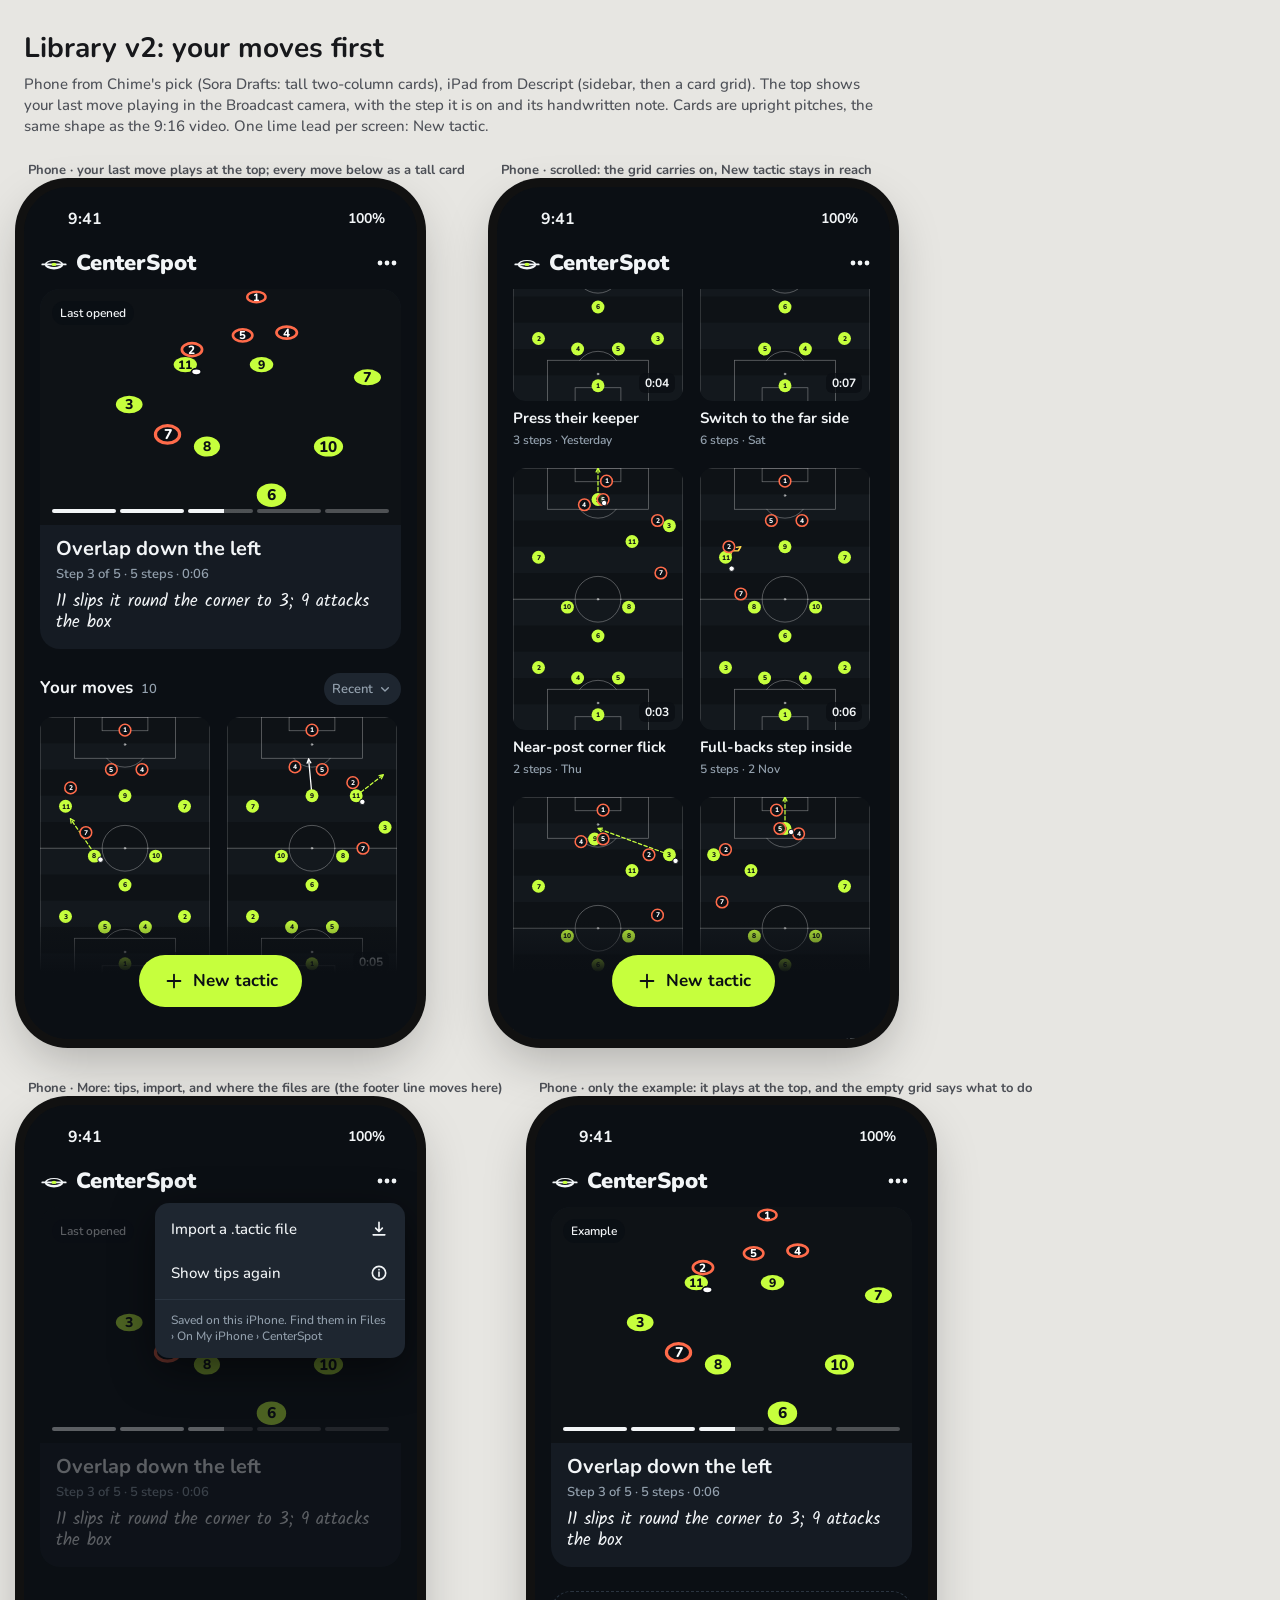
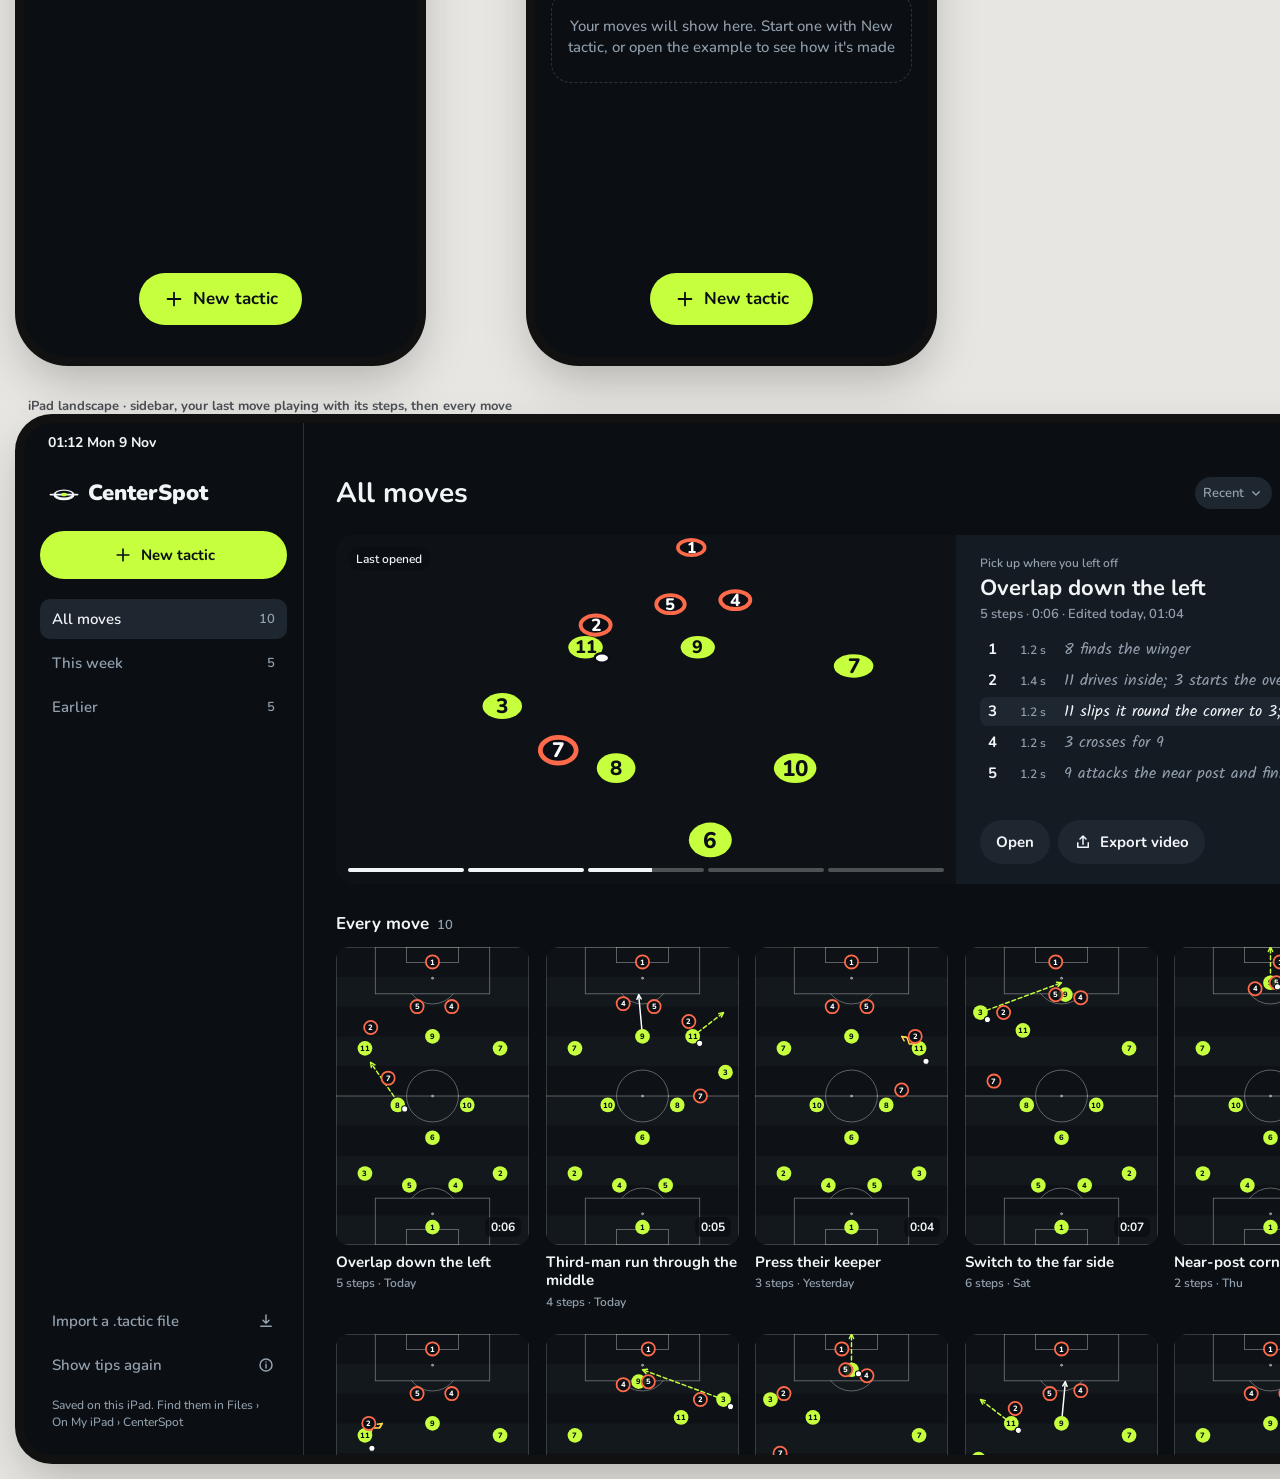
<file: mockup/library-v2.html>
<!doctype html>
<html lang="en">
<head>
<meta charset="utf-8">
<meta name="viewport" content="width=device-width, initial-scale=1">
<title>CenterSpot library v2</title>
<link href="https://fonts.googleapis.com/css2?family=Kalam:wght@400&family=Nunito:wght@500;600;700;800;900&display=swap" rel="stylesheet">
<style>
  /* Tokens as in app.html and Design/Tokens.swift. */
  :root {
    --bg: #0B0F14; --surface: #151B23; --surface-2: #1E2630; --surface-3: #27313D; --hairline: #2A3440;
    --text: #F2F5F7; --muted: #93A0AD; --accent: #C6FF3D; --accent-ink: #0B0F14;
    --pitch-a: #0F241B; --pitch-b: #112A1F; --chalk: rgba(255,255,255,.55);
    --home: #C6FF3D; --home-ink: #0B0F14; --away: #FF6B4A; --away-inner: rgba(11,15,20,.85); --away-ink: #FFFFFF; --ball: #FFFFFF;
    --run: #FFFFFF; --pass: #C6FF3D; --dribble: #FFD84A; --press: #FF6B4A;
    --font-ui: Nunito, system-ui, sans-serif; --font-note: Kalam, cursive;
    --bc-pitch-a: #0E1216; --bc-pitch-b: #13181D; --bc-line: rgba(255,255,255,.42);
    --zone-fill: rgba(198,255,61,.13); --zone-stroke: rgba(198,255,61,.72); --heat: #FF5A2E; --heat-core: #FFB547; --glow-fill-opacity: .18;
  }
  * { box-sizing: border-box; }
  body { margin: 0; background: #E7E6E2; font: 500 15px/1.4 var(--font-ui); color: var(--text); }
  .page-head { max-width: 1900px; margin: 0 auto; padding: 32px 24px 0; color: #17181B; }
  .page-head h1 { font: 700 28px/1.2 var(--font-ui); margin: 0 0 8px; }
  .page-head p { margin: 0; max-width: 860px; color: #4D5057; }
  .gallery { max-width: 1900px; margin: 0 auto; padding: 24px; display: flex; flex-wrap: wrap; gap: 40px 32px; align-items: flex-start; }
  .cap { margin: 0 0 8px 4px; font: 700 13px var(--font-ui); color: #4D5057; }
  .frame { position: relative; overflow: hidden; flex-shrink: 0; background: var(--bg); box-shadow: 0 0 0 9px #111, 0 20px 50px rgba(0,0,0,.25); }
  .phone { width: 393px; height: 852px; border-radius: 44px; }
  .ipad { width: 1376px; height: 1032px; border-radius: 28px; }
  button { font: inherit; color: inherit; background: none; border: 0; padding: 0; cursor: pointer; text-align: left; }
  .status { position: absolute; left: 0; right: 0; top: 0; height: 50px; display: flex; align-items: center; justify-content: space-between; padding: 14px 32px 0 44px; font: 700 16px var(--font-ui); z-index: 3; }
  .ipad .status { height: 32px; padding: 8px 24px 0; font-size: 14px; }
  .icon-btn { width: 44px; height: 44px; display: grid; place-items: center; border-radius: 999px; color: var(--text); }
  .mark { color: var(--text); }
  .wordmark { font: 900 22px/1 var(--font-ui); letter-spacing: 0; }
  .muted { color: var(--muted); }
  .note { font: 400 17px/1.25 var(--font-note); color: var(--text); }
  .board, .board .pitch, .board svg { display: block; position: static; }
  .board .pitch svg { border-radius: 12px; }

  /* Broadcast camera, as in app.html */
  .bc3d { position: relative; overflow: hidden; }
  .bc3d .plane { position: absolute; transform-style: flat; }
  .bc3d .plane svg { display: block; }
  .bc3d .mk { position: absolute; width: 10px; height: 10px; }
  .bc3d .figs { position: absolute; left: 0; top: 0; }

  /* Phone */
  .p-top { position: absolute; top: 50px; left: 16px; right: 8px; height: 52px; display: flex; align-items: center; gap: 8px; }
  .p-top .wordmark { flex: 1; }
  .scroll { position: absolute; top: 102px; left: 0; right: 0; bottom: 0; overflow: hidden; padding: 0 16px; }
  .hero { display: block; width: 100%; border-radius: 20px; overflow: hidden; background: var(--surface); }
  .hero .view { position: relative; height: 236px; background: var(--bc-pitch-a); }
  .hero .badge { position: absolute; left: 12px; top: 12px; z-index: 2; font: 600 12px var(--font-ui); background: rgba(11,15,20,.72); color: var(--text); padding: 4px 8px; border-radius: 999px; }
  .scrub { position: absolute; left: 12px; right: 12px; bottom: 12px; z-index: 2; display: flex; gap: 4px; }
  .scrub i { flex: 1; height: 4px; border-radius: 2px; background: rgba(242,245,247,.28); }
  .scrub i.done { background: var(--text); }
  .scrub i.now { background: linear-gradient(90deg, var(--text) 55%, rgba(242,245,247,.28) 55%); }
  .hero .info { padding: 12px 16px 16px; display: flex; flex-direction: column; gap: 4px; }
  .hero h2 { margin: 0; font: 700 20px/1.2 var(--font-ui); }
  .hero .meta { font: 600 13px var(--font-ui); color: var(--muted); }
  .hero .note { margin-top: 4px; }
  .sec { display: flex; align-items: baseline; gap: 8px; margin: 24px 0 12px; }
  .sec h3 { margin: 0; font: 700 17px var(--font-ui); }
  .sec .count { font: 600 13px var(--font-ui); color: var(--muted); flex: 1; }
  .sort { height: 32px; display: flex; align-items: center; gap: 4px; font: 600 13px var(--font-ui); color: var(--muted); padding: 0 8px; border-radius: 999px; background: var(--surface-2); }
  .grid2 { display: grid; grid-template-columns: 1fr 1fr; gap: 20px 12px; }
  .card { display: flex; flex-direction: column; gap: 8px; }
  .thumb { position: relative; border-radius: 12px; overflow: hidden; }
  .dur { position: absolute; right: 8px; bottom: 8px; font: 700 12px var(--font-ui); font-variant-numeric: tabular-nums; background: rgba(11,15,20,.78); padding: 2px 6px; border-radius: 6px; }
  .card .t { font: 700 15px/1.25 var(--font-ui); display: -webkit-box; -webkit-line-clamp: 2; -webkit-box-orient: vertical; overflow: hidden; }
  .card .m { font: 600 12px var(--font-ui); color: var(--muted); margin-top: -4px; }
  .fab-wrap { position: absolute; left: 0; right: 0; bottom: 0; height: 120px; background: linear-gradient(rgba(11,15,20,0), var(--bg) 45%); display: flex; justify-content: center; align-items: flex-start; padding-top: 36px; z-index: 3; }
  .fab { height: 52px; padding: 0 24px; border-radius: 999px; background: var(--accent); color: var(--accent-ink); font: 700 17px var(--font-ui); display: flex; align-items: center; gap: 8px; }
  .menu { position: absolute; right: 12px; top: 98px; width: 250px; background: var(--surface-2); border-radius: 14px; z-index: 4; padding: 4px 0; box-shadow: 0 12px 40px rgba(0,0,0,.5); }
  .menu button { width: 100%; height: 44px; padding: 0 16px; display: flex; align-items: center; justify-content: space-between; font: 500 15px var(--font-ui); }
  .menu hr { border: 0; border-top: 1px solid var(--hairline); margin: 4px 0; }
  .menu p { margin: 0; padding: 8px 16px 10px; font: 500 12px/1.35 var(--font-ui); color: var(--muted); }
  .empty { margin-top: 24px; padding: 24px 16px; border-radius: 20px; border: 1px dashed var(--hairline); text-align: center; color: var(--muted); font: 500 15px/1.4 var(--font-ui); }

  /* iPad */
  .side { position: absolute; left: 0; top: 0; bottom: 0; width: 280px; padding: 48px 16px 24px; border-right: 1px solid var(--hairline); display: flex; flex-direction: column; gap: 4px; }
  .side .brand { display: flex; align-items: center; gap: 8px; height: 44px; padding: 0 8px; margin-bottom: 12px; }
  .side .new { height: 48px; border-radius: 999px; background: var(--accent); color: var(--accent-ink); font: 700 15px var(--font-ui); display: flex; align-items: center; justify-content: center; gap: 8px; margin-bottom: 16px; }
  .nav-row { height: 40px; padding: 0 12px; border-radius: 10px; display: flex; align-items: center; justify-content: space-between; font: 600 15px var(--font-ui); color: var(--muted); }
  .nav-row.on { background: var(--surface-2); color: var(--text); }
  .nav-row span:last-child { font: 600 13px var(--font-ui); font-variant-numeric: tabular-nums; color: var(--muted); }
  .side .foot { margin-top: auto; display: flex; flex-direction: column; gap: 4px; }
  .side .foot p { margin: 8px 12px 0; font: 500 12px/1.4 var(--font-ui); color: var(--muted); }
  .main { position: absolute; left: 280px; right: 0; top: 0; bottom: 0; padding: 48px 32px 0; overflow: hidden; }
  .main-head { display: flex; align-items: center; gap: 12px; height: 44px; margin-bottom: 20px; }
  .main-head h1 { margin: 0; font: 700 28px var(--font-ui); flex: 1; }
  .seg { display: flex; background: var(--surface-2); border-radius: 999px; padding: 2px; }
  .seg button { width: 40px; height: 32px; display: grid; place-items: center; border-radius: 999px; color: var(--muted); }
  .seg button.on { background: var(--surface-3); color: var(--text); }
  .resume { display: grid; grid-template-columns: 620px 1fr; gap: 0; background: var(--surface); border-radius: 20px; overflow: hidden; height: 349px; }
  .resume .view { position: relative; background: var(--bc-pitch-a); }
  .resume .side-info { padding: 20px 24px; display: flex; flex-direction: column; gap: 4px; min-width: 0; }
  .resume .kicker { font: 600 12px var(--font-ui); color: var(--muted); }
  .resume h2 { margin: 0; font: 700 22px/1.2 var(--font-ui); }
  .resume .meta { font: 600 13px var(--font-ui); color: var(--muted); margin-bottom: 8px; }
  .steps { display: flex; flex-direction: column; gap: 2px; }
  .srow { display: grid; grid-template-columns: 24px 36px 1fr; align-items: baseline; gap: 8px; padding: 4px 8px; border-radius: 8px; }
  .srow b { font: 700 15px var(--font-ui); } .srow small { font: 600 12px var(--font-ui); color: var(--muted); font-variant-numeric: tabular-nums; }
  .srow .note { font-size: 16px; white-space: nowrap; overflow: hidden; text-overflow: ellipsis; color: var(--muted); }
  .srow.on { background: var(--surface-2); } .srow.on .note { color: var(--text); }
  .actions { margin-top: auto; display: flex; gap: 8px; }
  .qbtn { height: 44px; padding: 0 16px; border-radius: 999px; background: var(--surface-2); font: 700 15px var(--font-ui); display: flex; align-items: center; gap: 8px; }
  .grid5 { display: grid; grid-template-columns: repeat(5, 1fr); gap: 24px 16px; }
</style>
</head>
<body>
<header class="page-head">
  <h1>Library v2: your moves first</h1>
  <p>Phone from Chime's pick (Sora Drafts: tall two-column cards), iPad from Descript (sidebar, then a card grid). The top shows your last move playing in the Broadcast camera, with the step it is on and its handwritten note. Cards are upright pitches, the same shape as the 9:16 video. One lime lead per screen: New tactic.</p>
</header>
<main class="gallery" id="gallery"></main>

<script src="hero.js"></script>
<script src="board.js"></script>
<script src="broadcast.js"></script>
<script>
const ic = (name, s = 24) => {
  const p = {
    plus: '<path d="M12 5v14M5 12h14"/>', more: '<circle cx="5" cy="12" r="1.4" fill="currentColor"/><circle cx="12" cy="12" r="1.4" fill="currentColor"/><circle cx="19" cy="12" r="1.4" fill="currentColor"/>',
    down: '<path d="m7 10 5 5 5-5"/>', right: '<path d="m10 7 5 5-5 5"/>', grid: '<rect x="4" y="4" width="7" height="7" rx="1.5"/><rect x="13" y="4" width="7" height="7" rx="1.5"/><rect x="4" y="13" width="7" height="7" rx="1.5"/><rect x="13" y="13" width="7" height="7" rx="1.5"/>',
    list: '<path d="M8 6h12M8 12h12M8 18h12M4 6h.01M4 12h.01M4 18h.01"/>', play: '<path d="M8 5.5v13l10.5-6.5z" fill="currentColor"/>', share: '<path d="M12 4v11M8 8l4-4 4 4M5 13v6h14v-6"/>',
    tips: '<circle cx="12" cy="12" r="8"/><path d="M12 11v5M12 8h.01"/>', import: '<path d="M12 4v11M8 11l4 4 4-4M5 19h14"/>', search: '<circle cx="11" cy="11" r="6"/><path d="m20 20-4.5-4.5"/>',
  }[name];
  return `<svg width="${s}" height="${s}" viewBox="0 0 24 24" fill="none" stroke="currentColor" stroke-width="2" stroke-linecap="round" stroke-linejoin="round" aria-hidden="true">${p}</svg>`;
};
// The CenterSpot mark (D-86), at any size.
const mark = s => `<svg class="mark" width="${s}" height="${s}" viewBox="0 0 100 100" aria-hidden="true"><defs><mask id="mk${s}" maskUnits="userSpaceOnUse" x="0" y="0" width="100" height="100"><rect width="100" height="100" fill="white"/><ellipse cx="50" cy="53.5" rx="26" ry="10.5" fill="black"/></mask></defs><path d="M8 55 H 92" stroke="currentColor" stroke-width="6" stroke-linecap="round"/><ellipse cx="50" cy="56" rx="33" ry="17" fill="currentColor" mask="url(#mk${s})"/><ellipse cx="50" cy="55" rx="9" ry="5.5" fill="#C6FF3D"/></svg>`;

const pos = i => STEPS[i].positions;
const flip = p => Object.fromEntries(Object.entries(p).map(([k, v]) => [k, { x: 1 - v.x, y: v.y }]));
const flipA = as => (as || []).map(a => ({ ...a, points: a.points.map(q => ({ x: 1 - q.x, y: q.y })) }));
const thumb = (w, i, mirrored) => Board.html(w, mirrored ? flip(pos(i)) : pos(i), mirrored ? flipA(STEPS[i].arrows) : STEPS[i].arrows, { look: "bc", hits: false, testid: "x" }).replace(' data-testid="x"', "");
const CAM_PHONE = { pw: 380, tilt: 54, focus: .3, cx: .36, persp: 640, horizon: 0 };
const CAM_IPAD = { pw: 560, tilt: 54, focus: .3, cx: .38, persp: 940, horizon: 0 };
const secs = s => `0:${String(Math.round(s)).padStart(2, "0")}`;
const total = STEPS.reduce((a, s) => a + (s.duration || 1.2), 0);

// Plausible library: the example move first (last opened), then moves from the app's seed titles. Each card draws a
// real step of the example, mirrored for variety, as the card in the app draws step 1 of its own move.
const MOVES = [
  { t: HERO.title, steps: STEPS.length, s: total, when: "Today", i: 0, m: false },
  { t: "Third-man run through the middle", steps: 4, s: 5.2, when: "Today", i: 2, m: true },
  { t: "Press their keeper", steps: 3, s: 3.8, when: "Yesterday", i: 1, m: true },
  { t: "Switch to the far side", steps: 6, s: 7.4, when: "Sat", i: 3, m: false },
  { t: "Near-post corner flick", steps: 2, s: 2.6, when: "Thu", i: 4, m: true },
  { t: "Full-backs step inside", steps: 5, s: 6.0, when: "2 Nov", i: 1, m: false },
  { t: "Low block after we score", steps: 3, s: 4.2, when: "1 Nov", i: 3, m: true },
  { t: "Cut-back from the byline", steps: 4, s: 5.0, when: "30 Oct", i: 4, m: false },
  { t: "Long ball, win the second", steps: 3, s: 3.6, when: "28 Oct", i: 2, m: false },
  { t: "Goal kick: play out short", steps: 5, s: 6.4, when: "27 Oct", i: 0, m: true },
];
const card = (mv, n, w) => `<button class="card" data-testid="library.card.${n}" aria-label="${mv.t}, ${mv.steps} steps, ${Math.round(mv.s)} seconds, edited ${mv.when}">
  <div class="thumb">${thumb(w, mv.i, mv.m)}<span class="dur" data-testid="library.card.${n}.length">${secs(mv.s)}</span></div>
  <span class="t" data-testid="library.card.${n}.title">${mv.t}</span><span class="m" data-testid="library.card.${n}.meta">${mv.steps} steps · ${mv.when}</span></button>`;
const scrub = (n, cur) => `<div class="scrub" aria-hidden="true">${Array.from({ length: n }, (_, k) => `<i class="${k < cur ? "done" : k === cur ? "now" : ""}"></i>`).join("")}</div>`;

const phoneTop = () => `<div class="status">9:41<span style="font-size:14px">100%</span></div>
  <div class="p-top">${mark(28)}<span class="wordmark" data-testid="library.title">CenterSpot</span>${`<button class="icon-btn" data-testid="library.more" aria-label="More">${ic("more")}</button>`}</div>`;
const phoneHero = () => `<button class="hero" data-testid="library.resume" aria-label="${HERO.title}, playing step 3 of ${STEPS.length}. Opens the move">
  <div class="view"><span class="badge">Last opened</span>${BC.tilted(361, 236, pos(2), STEPS[2].arrows, {}, CAM_PHONE, "library.resume.board")}${scrub(STEPS.length, 2)}</div>
  <div class="info"><h2 data-testid="library.resume.title">${HERO.title}</h2>
  <span class="meta" data-testid="library.resume.meta">Step 3 of ${STEPS.length} · ${STEPS.length} steps · ${secs(total)}</span>
  <span class="note" data-testid="library.resume.note">${STEPS[2].note}</span></div></button>`;
const fab = () => `<div class="fab-wrap"><button class="fab" data-testid="library.new">${ic("plus", 22)}New tactic</button></div>`;

const FRAMES = [
  ["library-v2--phone", "Phone · your last move plays at the top; every move below as a tall card", "phone", () => `${phoneTop()}
    <div class="scroll">${phoneHero()}
      <div class="sec"><h3>Your moves</h3><span class="count" data-testid="library.count">${MOVES.length}</span><button class="sort" data-testid="library.sort">Recent${ic("down", 16)}</button></div>
      <div class="grid2">${MOVES.slice(0, 4).map((m, n) => card(m, n + 1, 170)).join("")}</div></div>${fab()}`],
  ["library-v2--phone-scrolled", "Phone · scrolled: the grid carries on, New tactic stays in reach", "phone", () => `${phoneTop()}
    <div class="scroll" style="top:102px"><div class="grid2" style="margin-top:-150px">${MOVES.slice(2, 10).map((m, n) => card(m, n + 3, 170)).join("")}</div></div>${fab()}`],
  ["library-v2--phone-more", "Phone · More: tips, import, and where the files are (the footer line moves here)", "phone", () => `${phoneTop()}
    <div class="scroll" style="opacity:.35">${phoneHero()}</div>
    <div class="menu" data-testid="library.menu"><button data-testid="library.menu.import">Import a .tactic file${ic("import", 20)}</button><button data-testid="library.menu.tips">Show tips again${ic("tips", 20)}</button><hr>
    <p data-testid="library.menu.where">Saved on this iPhone. Find them in Files › On My iPhone › CenterSpot</p></div>${fab()}`],
  ["library-v2--phone-first", "Phone · only the example: it plays at the top, and the empty grid says what to do", "phone", () => `${phoneTop()}
    <div class="scroll">${phoneHero().replace("Last opened", "Example")}
      <div class="empty" data-testid="library.empty">Your moves will show here. Start one with New tactic, or open the example to see how it's made</div></div>${fab()}`],
  ["library-v2--ipad", "iPad landscape · sidebar, your last move playing with its steps, then every move", "ipad", () => `<div class="status">01:12  Mon 9 Nov<span>77%</span></div>
    <aside class="side"><div class="brand">${mark(32)}<span class="wordmark" data-testid="library.title">CenterSpot</span></div>
      <button class="new" data-testid="library.new">${ic("plus", 20)}New tactic</button>
      <button class="nav-row on" data-testid="library.filter.all"><span>All moves</span><span>${MOVES.length}</span></button>
      <button class="nav-row" data-testid="library.filter.week"><span>This week</span><span>5</span></button>
      <button class="nav-row" data-testid="library.filter.earlier"><span>Earlier</span><span>5</span></button>
      <div class="foot"><button class="nav-row" data-testid="library.menu.import"><span>Import a .tactic file</span>${ic("import", 18)}</button>
      <button class="nav-row" data-testid="library.menu.tips"><span>Show tips again</span>${ic("tips", 18)}</button>
      <p data-testid="library.menu.where">Saved on this iPad. Find them in Files › On My iPad › CenterSpot</p></div></aside>
    <section class="main"><div class="main-head"><h1>All moves</h1><button class="sort" data-testid="library.sort">Recent${ic("down", 16)}</button>
      <div class="seg" role="radiogroup" aria-label="View"><button class="on" data-testid="library.view.grid" aria-label="Grid">${ic("grid", 18)}</button><button data-testid="library.view.list" aria-label="List">${ic("list", 18)}</button></div></div>
      <div class="resume"><div class="view"><span class="badge" style="position:absolute;left:12px;top:12px;z-index:2;font:600 12px Nunito;background:rgba(11,15,20,.72);padding:4px 8px;border-radius:999px">Last opened</span>${BC.tilted(620, 349, pos(2), STEPS[2].arrows, {}, CAM_IPAD, "library.resume.board")}${scrub(STEPS.length, 2)}</div>
        <div class="side-info"><span class="kicker">Pick up where you left off</span><h2 data-testid="library.resume.title">${HERO.title}</h2>
        <span class="meta" data-testid="library.resume.meta">${STEPS.length} steps · ${secs(total)} · Edited today, 01:04</span>
        <div class="steps">${STEPS.map((s, k) => `<div class="srow${k === 2 ? " on" : ""}" data-testid="library.resume.step.${k + 1}"><b>${k + 1}</b><small>${s.duration.toFixed(1)} s</small><span class="note">${s.note}</span></div>`).join("")}</div>
        <div class="actions"><button class="qbtn" data-testid="library.resume.open">Open</button><button class="qbtn" data-testid="library.resume.export">${ic("share", 18)}Export video</button></div></div></div>
      <div class="sec" style="margin-top:28px"><h3>Every move</h3><span class="count">${MOVES.length}</span></div>
      <div class="grid5">${MOVES.slice(0, 10).map((m, n) => card(m, n + 1, 193)).join("")}</div></section>`],
];

const g = document.getElementById("gallery");
FRAMES.forEach(([id, caption, kind, render]) => {
  const wrap = document.createElement("div");
  wrap.innerHTML = `<p class="cap">${caption}</p><section class="frame ${kind}" data-screen="${id}">${render()}</section>`;
  g.appendChild(wrap);
});
document.fonts.ready.then(() => placeDiscs());
</script>
</body>
</html>
</file>
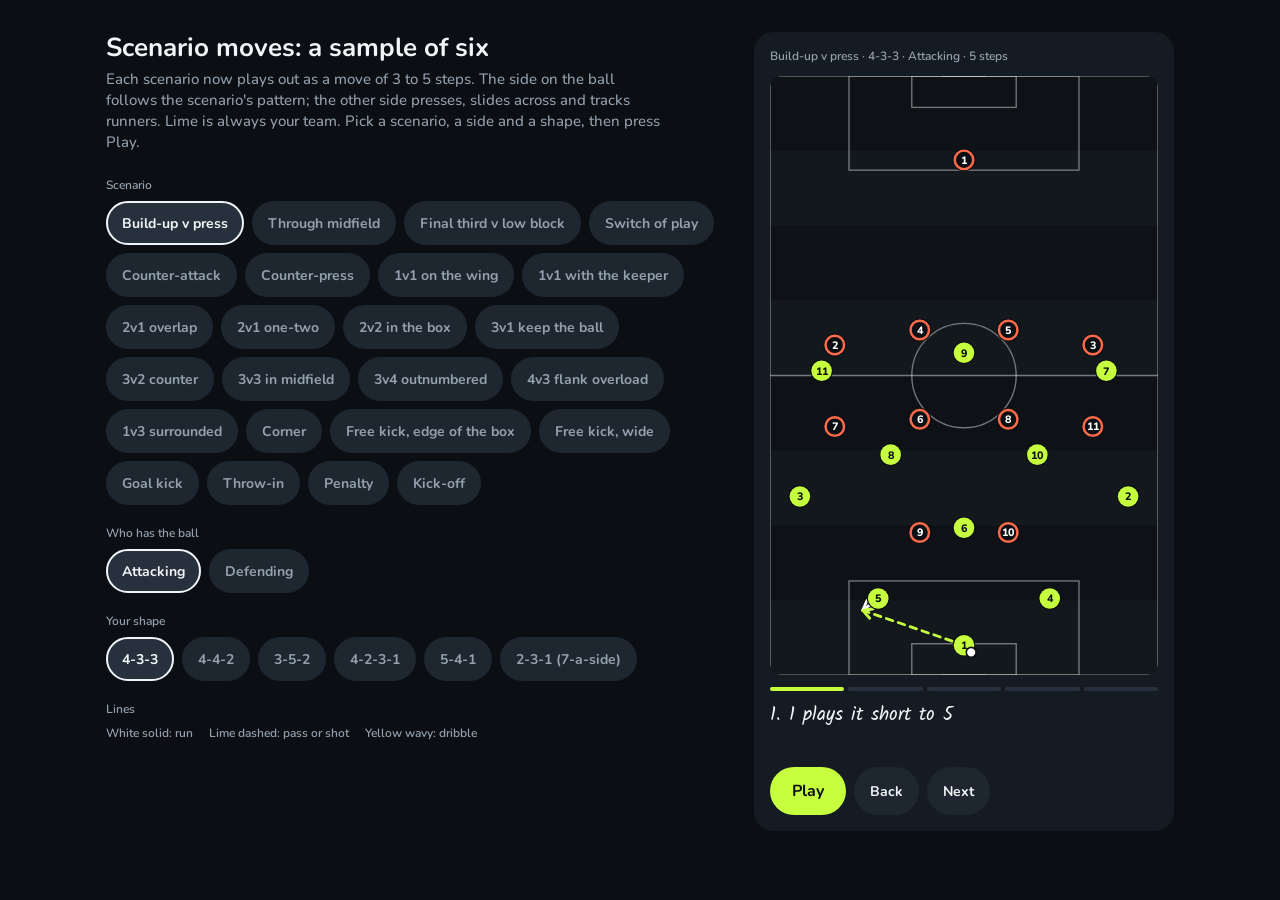
<file: mockup/scenario-motion.html>
<!doctype html>
<html lang="en">
<head>
<meta charset="utf-8">
<meta name="viewport" content="width=device-width, initial-scale=1">
<title>Scenario Moves Sample</title>
<link href="https://fonts.googleapis.com/css2?family=Kalam:wght@400&family=Nunito:wght@500;600;700;800;900&display=swap" rel="stylesheet">
<style>
  /* Tokens as in Design/Tokens.swift. */
  :root {
    --bg: #0B0F14; --surface: #151B23; --surface-2: #1E2630; --surface-3: #27313D; --hairline: #2A3440;
    --text: #F2F5F7; --muted: #93A0AD; --accent: #C6FF3D; --accent-ink: #0B0F14;
    --home: #C6FF3D; --home-ink: #0B0F14; --away: #FF6B4A; --away-inner: #0B0F14; --away-ink: #FFFFFF; --ball: #FFFFFF;
    --disc-outline: #0B0F14; --run: #FFFFFF; --pass: #C6FF3D; --dribble: #FFD84A;
    --bc-pitch-a: #0E1216; --bc-pitch-b: #13181D; --bc-line: rgba(255,255,255,.42);
    --font-ui: Nunito, system-ui, sans-serif; --font-note: Kalam, cursive;
  }
  * { box-sizing: border-box; }
  body { margin: 0; background: var(--bg); color: var(--text); font: 500 15px/1.4 var(--font-ui); }
  main { max-width: 1100px; margin: 0 auto; padding: 32px 16px 48px; display: grid; grid-template-columns: 1fr 420px; gap: 32px; }
  @media (max-width: 900px) { main { grid-template-columns: 1fr; } }
  h1 { font: 700 26px/1.2 var(--font-ui); margin: 0 0 6px; }
  .lead { color: var(--muted); margin: 0 0 24px; max-width: 560px; }
  .label { font: 600 12px var(--font-ui); color: var(--muted); margin: 20px 0 8px; }
  .chips { display: flex; flex-wrap: wrap; gap: 8px; }
  button { font: inherit; color: inherit; border: 0; cursor: pointer; }
  .chip { min-height: 44px; padding: 0 16px; border-radius: 999px; background: var(--surface-2); color: var(--muted); font: 700 14px var(--font-ui); }
  .chip[aria-pressed="true"] { background: var(--surface-3); color: var(--text); outline: 2px solid var(--text); outline-offset: -2px; }
  .board { background: var(--surface); border-radius: 20px; padding: 16px; display: flex; flex-direction: column; gap: 12px; }
  svg { display: block; width: 100%; height: auto; border-radius: 12px; }
  .note { font: 400 19px/1.3 var(--font-note); min-height: 52px; }
  .meta { font: 600 12px var(--font-ui); color: var(--muted); }
  .bar { display: flex; gap: 4px; }
  .bar i { flex: 1; height: 4px; border-radius: 2px; background: var(--surface-3); }
  .bar i.done { background: var(--accent); }
  .controls { display: flex; gap: 8px; align-items: center; }
  .play { height: 48px; padding: 0 22px; border-radius: 999px; background: var(--accent); color: var(--accent-ink); font: 700 16px var(--font-ui); }
  .ghost { height: 48px; padding: 0 16px; border-radius: 999px; background: var(--surface-2); font: 700 14px var(--font-ui); }
  .legend { display: flex; gap: 16px; flex-wrap: wrap; font: 600 12px var(--font-ui); color: var(--muted); }
</style>
</head>
<body>
<main>
  <section>
    <h1>Scenario moves: a sample of six</h1>
    <p class="lead">Each scenario now plays out as a move of 3 to 5 steps. The side on the ball follows the scenario's pattern; the other side presses, slides across and tracks runners. Lime is always your team. Pick a scenario, a side and a shape, then press Play.</p>
    <div class="label">Scenario</div><div class="chips" id="scenario"></div>
    <div class="label">Who has the ball</div><div class="chips" id="side"></div>
    <div class="label">Your shape</div><div class="chips" id="shape"></div>
    <div class="label">Lines</div>
    <div class="legend"><span>White solid: run</span><span>Lime dashed: pass or shot</span><span>Yellow wavy: dribble</span></div>
  </section>
  <section class="board">
    <div class="meta" id="meta"></div>
    <svg id="pitch" viewBox="0 0 340 525" role="img" aria-label="The move on the board"></svg>
    <div class="bar" id="bar"></div>
    <div class="note" id="note"></div>
    <div class="controls">
      <button class="play" id="play">Play</button>
      <button class="ghost" id="prev" aria-label="Previous step">Back</button>
      <button class="ghost" id="next" aria-label="Next step">Next</button>
    </div>
  </section>
</main>
<script src="scenario-data.js"></script>
<script src="scenarios.js"></script>
<script src="scenario-motion.js"></script>
<script>
const W = 340, H = 525, R = 9, HOLD = 0.35;
const IDS = Object.keys(MOTIONS);
const SHAPES = ["4-3-3", "4-4-2", "3-5-2", "4-2-3-1", "5-4-1", "7-2-3-1"];
const state = { id: IDS[0], attacking: true, shape: "4-3-3", steps: [], t: 0, playing: false };
const P = p => [p.x * W, (1 - p.y) * H];

function chips(el, items, current, set) {
  el.innerHTML = items.map(([v, label]) => `<button class="chip" aria-pressed="${v === current}" data-v="${v}">${label}</button>`).join("");
  el.querySelectorAll("button").forEach(b => b.onclick = () => set(b.dataset.v));
}

function pitch() {
  const stripes = Array.from({ length: 8 }, (_, i) => `<rect x="0" y="${i * H / 8}" width="${W}" height="${H / 8}" fill="${i % 2 ? "var(--bc-pitch-b)" : "var(--bc-pitch-a)"}"/>`).join("");
  const m = (x, y) => [x / 68 * W, (1 - y / 105) * H];
  const box = (x0, y0, x1, y1) => { const [a, b] = m(x0, y0), [c, d] = m(x1, y1); return `<rect x="${Math.min(a, c)}" y="${Math.min(b, d)}" width="${Math.abs(c - a)}" height="${Math.abs(d - b)}" fill="none"/>`; };
  return stripes + `<g stroke="var(--bc-line)" stroke-width="1.2" fill="none">${box(0, 0, 68, 105)}<line x1="0" y1="${H / 2}" x2="${W}" y2="${H / 2}"/><circle cx="${W / 2}" cy="${H / 2}" r="${9.15 / 68 * W}"/>
    ${box(13.85, 0, 54.15, 16.5)}${box(13.85, 88.5, 54.15, 105)}${box(24.85, 0, 43.15, 5.5)}${box(24.85, 99.5, 43.15, 105)}${box(30.34, 105, 37.66, 107)}${box(30.34, -2, 37.66, 0)}</g>`;
}

function arrow(a, opacity) {
  const [x1, y1] = P(a.points[0]), [x2, y2] = P(a.points[a.points.length - 1]);
  const colour = a.kind === "run" ? "var(--run)" : a.kind === "pass" ? "var(--pass)" : "var(--dribble)";
  let d = `M${x1},${y1} L${x2},${y2}`;
  if (a.kind === "dribble") {
    const len = Math.hypot(x2 - x1, y2 - y1), n = Math.max(4, Math.round(len / 10)), nx = -(y2 - y1) / len, ny = (x2 - x1) / len;
    d = `M${x1},${y1}` + Array.from({ length: n }, (_, i) => { const t = (i + 1) / n, w = (i % 2 ? -1 : 1) * 3.5 * (i < n - 1 ? 1 : 0); return ` L${x1 + (x2 - x1) * t + nx * w},${y1 + (y2 - y1) * t + ny * w}`; }).join("");
  }
  const ang = Math.atan2(y2 - y1, x2 - x1), hx = x2 - Math.cos(ang) * 8, hy = y2 - Math.sin(ang) * 8;
  const head = `M${hx + Math.cos(ang + Math.PI / 2) * 4.5},${hy + Math.sin(ang + Math.PI / 2) * 4.5} L${x2},${y2} L${hx - Math.cos(ang + Math.PI / 2) * 4.5},${hy - Math.sin(ang + Math.PI / 2) * 4.5}`;
  return `<g opacity="${opacity}" stroke="${colour}" stroke-width="2.4" fill="none" stroke-linecap="round" stroke-linejoin="round" ${a.kind === "pass" ? 'stroke-dasharray="6 5"' : ""}><path d="${d}"/><path d="${head}" stroke-dasharray="none"/></g>`;
}

function disc(p, home, number) {
  const [x, y] = P(p);
  const body = home
    ? `<circle cx="${x}" cy="${y}" r="${R * 1.1}" fill="var(--disc-outline)"/><circle cx="${x}" cy="${y}" r="${R}" fill="var(--home)"/>`
    : `<circle cx="${x}" cy="${y}" r="${R * 1.12}" fill="var(--disc-outline)"/><circle cx="${x}" cy="${y}" r="${R * 0.9}" fill="var(--away-inner)" stroke="var(--away)" stroke-width="${R * 0.24}"/>`;
  return body + `<text x="${x}" y="${y + R * 0.38}" text-anchor="middle" font-family="Nunito" font-weight="800" font-size="${R * 1.05}" fill="${home ? "var(--home-ink)" : "var(--away-ink)"}">${number}</text>`;
}

// The board at time t: hold each step, then move to the next (as Timeline does).
function frame(t) {
  const steps = state.steps;
  let k = 0, start = 0;
  while (k < steps.length - 1 && t >= start + HOLD + steps[k].duration) { start += HOLD + steps[k].duration; k++; }
  const local = t - start, moving = k < steps.length - 1 && local > HOLD;
  const u = moving ? Math.min(1, (local - HOLD) / steps[k].duration) : 0;
  const e = u < 0.5 ? 2 * u * u : 1 - Math.pow(-2 * u + 2, 2) / 2;
  const a = steps[k], b = steps[Math.min(k + 1, steps.length - 1)];
  const lerp = (p, q) => ({ x: p.x + (q.x - p.x) * e, y: p.y + (q.y - p.y) * e });
  const side = (list, next, home) => list.map((p, i) => ({ p: lerp(p, next[i]), home, number: p.number }));
  // Back to front: nearer our goal end on top, as the board draws them (D-93).
  const players = [...side(a.away, b.away, false), ...side(a.home, b.home, true)].sort((m, n) => n.p.y - m.p.y);
  const ball = lerp(a.ball, b.ball);
  const [bx, by] = P(ball);
  document.getElementById("pitch").innerHTML = pitch() + a.arrows.map(ar => arrow(ar, moving ? 1 - u : 1)).join("")
    + players.map(o => disc(o.p, o.home, o.number)).join("")
    + `<circle cx="${bx + R * 0.7}" cy="${by + R * 0.7}" r="${R * 0.48}" fill="var(--ball)" stroke="var(--disc-outline)" stroke-width="1.4"/>`;
  document.getElementById("note").textContent = `${k + 1}. ${a.note}`;
  document.getElementById("bar").innerHTML = steps.map((_, i) => `<i class="${i <= k ? "done" : ""}"></i>`).join("");
  return k;
}

const total = () => state.steps.reduce((s, st, i) => s + HOLD + (i < state.steps.length - 1 ? st.duration : 0), 0);
const stepStart = k => state.steps.slice(0, k).reduce((s, st) => s + HOLD + st.duration, 0);

function load() {
  state.steps = buildMotion(state.id, state.shape, state.attacking) || [];
  state.t = 0;
  const sc = SCENARIOS.find(s => s.id === state.id);
  document.getElementById("meta").textContent = `${sc.name} · ${formation(state.shape).name} · ${state.attacking ? "Attacking" : "Defending"} · ${state.steps.length} steps`;
  render();
  frame(0);
}

function render() {
  chips(document.getElementById("scenario"), IDS.map(id => [id, SCENARIOS.find(s => s.id === id).name]), state.id, v => { state.id = v; load(); });
  chips(document.getElementById("side"), [["att", "Attacking"], ["def", "Defending"]], state.attacking ? "att" : "def", v => { state.attacking = v === "att"; load(); });
  chips(document.getElementById("shape"), SHAPES.map(s => [s, formation(s).name]), state.shape, v => { state.shape = v; load(); });
}

let last = null;
function tick(now) {
  if (!state.playing) return;
  if (last !== null) state.t += (now - last) / 1000;
  last = now;
  if (state.t >= total()) { state.t = total(); state.playing = false; document.getElementById("play").textContent = "Play again"; }
  frame(state.t);
  if (state.playing) requestAnimationFrame(tick);
}
document.getElementById("play").onclick = () => {
  if (state.t >= total()) state.t = 0;
  state.playing = !state.playing; last = null;
  document.getElementById("play").textContent = state.playing ? "Pause" : "Play";
  if (state.playing) requestAnimationFrame(tick);
};
const jump = d => { state.playing = false; document.getElementById("play").textContent = "Play"; const k = frame(state.t); const to = Math.max(0, Math.min(state.steps.length - 1, k + d)); state.t = stepStart(to); frame(state.t); };
document.getElementById("prev").onclick = () => jump(-1);
document.getElementById("next").onclick = () => jump(1);
load();
</script>
</body>
</html>
</file>
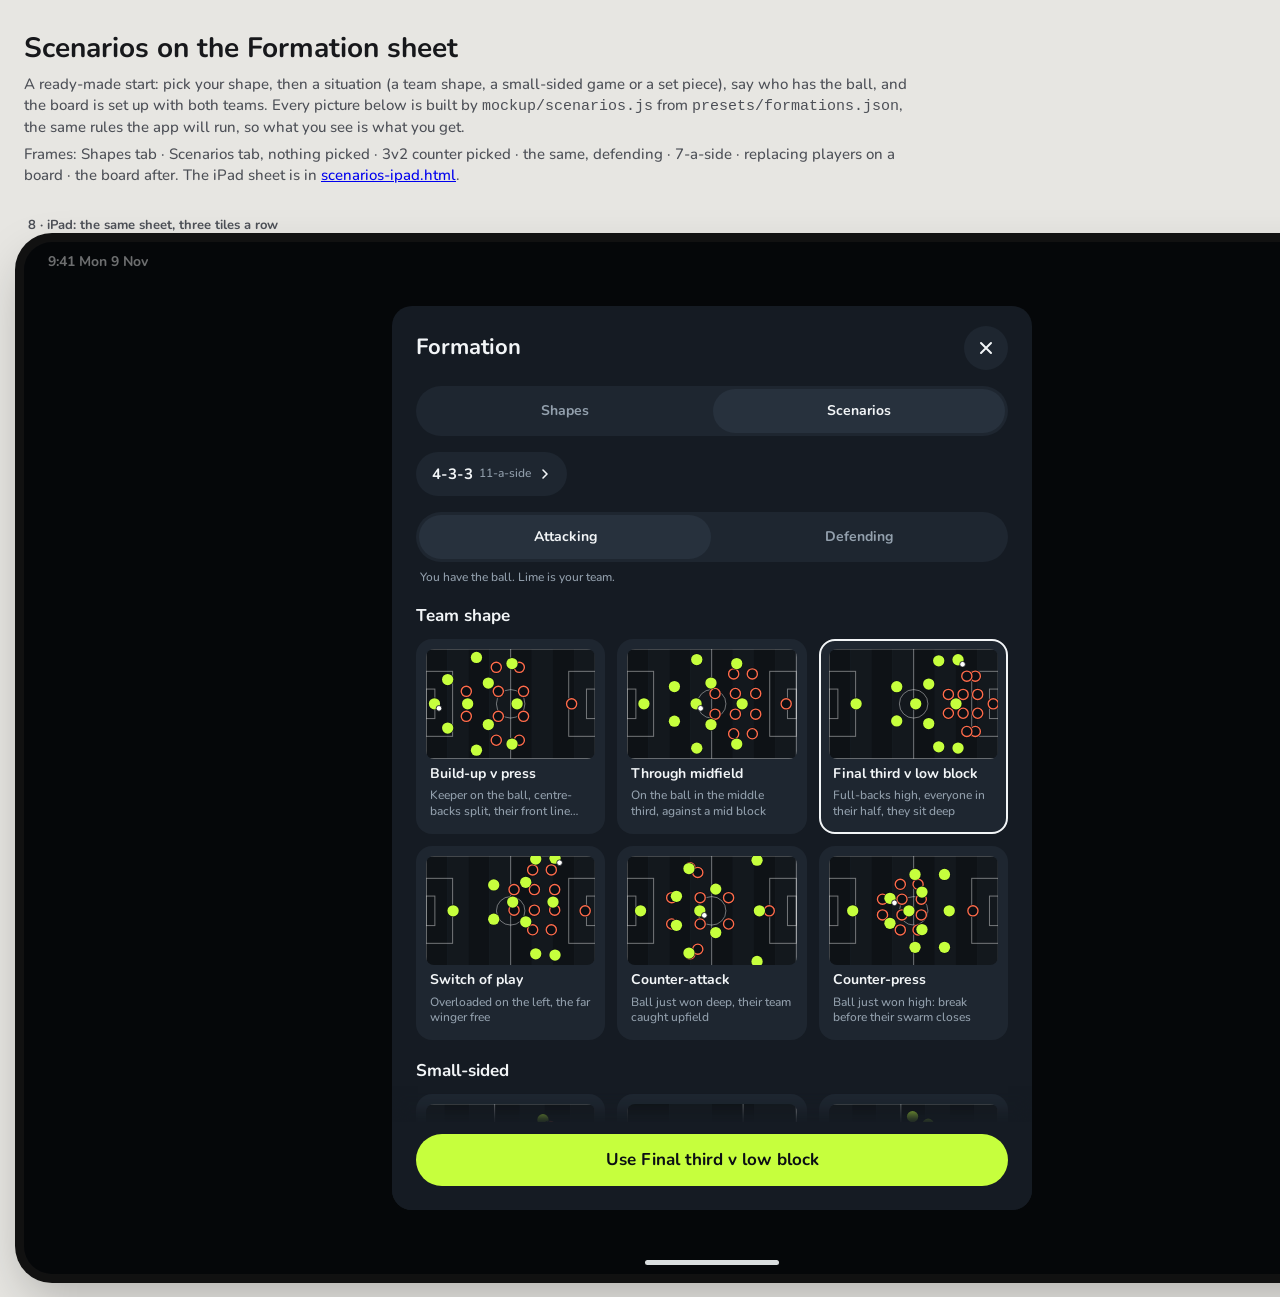
<file: mockup/scenarios-ipad.html>
<!doctype html>
<html lang="en">
<head>
<meta charset="utf-8">
<meta name="viewport" content="width=device-width, initial-scale=1">
<title>CenterSpot scenarios, iPad</title>
<link href="https://fonts.googleapis.com/css2?family=Kalam:wght@400&family=Nunito:wght@500;600;700;800;900&display=swap" rel="stylesheet">
<style>
  /* Tokens as in Design/Tokens.swift (after the D-80/D-81 unslop passes: titles 700, selected tiles outlined in text). */
  :root {
    --bg: #0B0F14; --surface: #151B23; --surface-2: #1E2630; --surface-3: #27313D; --hairline: #2A3440;
    --text: #F2F5F7; --muted: #93A0AD; --accent: #C6FF3D; --accent-ink: #0B0F14;
    --home: #C6FF3D; --home-ink: #0B0F14; --away: #FF6B4A; --away-inner: #0B0F14; --away-ink: #FFFFFF; --ball: #FFFFFF;
    --disc-outline: #0B0F14;
    --bc-pitch-a: #0E1216; --bc-pitch-b: #13181D; --bc-line: rgba(255,255,255,.42);
    --font-ui: Nunito, system-ui, sans-serif; --font-note: Kalam, cursive;
    --t-title: 700 22px/1.2 var(--font-ui); --t-headline: 700 17px/1.3 var(--font-ui);
    --t-body: 500 15px/1.4 var(--font-ui); --t-caption: 500 12px/1.3 var(--font-ui);
    --s1: 4px; --s2: 8px; --s3: 12px; --s4: 16px; --s5: 24px;
    --r-sheet: 20px; --r-item: 12px; --r-tile: 16px; --r-capsule: 999px;
    --ease: cubic-bezier(0.2, 0, 0, 1); --d-select: 150ms; --d-step: 220ms; --d-sheet: 320ms; --d-toast: 200ms;
  }
  * { box-sizing: border-box; }
  body { margin: 0; background: #E7E6E2; font: var(--t-body); color: var(--text); }
  .page-head { max-width: 1900px; margin: 0 auto; padding: 32px 24px 0; color: #17181B; }
  .page-head h1 { font: 700 28px/1.2 var(--font-ui); margin: 0 0 8px; }
  .page-head p { margin: 0 0 6px; max-width: 900px; color: #4D5057; }
  .gallery { max-width: 1900px; margin: 0 auto; padding: 24px; display: flex; flex-wrap: wrap; gap: 40px 32px; align-items: flex-start; }
  .cap { margin: 0 0 8px 4px; font: 700 13px var(--font-ui); color: #4D5057; }
  .frame { position: relative; overflow: hidden; flex-shrink: 0; background: var(--bg); box-shadow: 0 0 0 9px #111, 0 20px 50px rgba(0,0,0,.25); }
  .phone { width: 393px; height: 852px; border-radius: 44px; }
  .ipad { width: 1376px; height: 1032px; border-radius: 28px; }
  button { font: inherit; color: inherit; background: none; border: 0; padding: 0; cursor: pointer; text-align: left; }
  .status { position: absolute; left: 0; right: 0; top: 0; height: 50px; display: flex; align-items: center; justify-content: space-between; padding: 14px 32px 0 44px; font: 700 16px var(--font-ui); z-index: 1; }
  .ipad .status { height: 32px; padding: 8px 24px 0; font-size: 14px; }
  .icon-btn { width: 44px; height: 44px; display: grid; place-items: center; border-radius: var(--r-capsule); }
  .home-bar { position: absolute; bottom: 9px; left: 50%; width: 134px; height: 5px; margin-left: -67px; border-radius: 3px; background: var(--text); opacity: .9; z-index: 6; }
  .muted { color: var(--muted); }

  /* Sheet */
  .scrim { position: absolute; inset: 0; background: rgba(0,0,0,.55); z-index: 2; }
  .sheet { position: absolute; left: 0; right: 0; bottom: 0; top: 120px; background: var(--surface); border-radius: var(--r-sheet) var(--r-sheet) 0 0; z-index: 3; display: flex; flex-direction: column; }
  .grabber { position: absolute; top: 7px; left: 50%; margin-left: -20px; width: 40px; height: 5px; border-radius: 3px; background: var(--surface-3); }
  .pinned { padding: 20px 24px 0; display: flex; flex-direction: column; gap: var(--s4); }
  .sheet-head { display: flex; align-items: center; justify-content: space-between; }
  .sheet-head h2 { margin: 0; font: var(--t-title); }
  .close { background: var(--surface-2); }
  .seg { display: flex; background: var(--surface-2); border-radius: var(--r-capsule); padding: 3px; gap: 2px; }
  .seg button { flex: 1; height: 44px; border-radius: var(--r-capsule); font: 700 14px var(--font-ui); color: var(--muted); text-align: center; }
  .seg button[aria-selected="true"] { background: var(--surface-3); color: var(--text); }
  .body { flex: 1; overflow: hidden; padding: var(--s4) 24px 0; position: relative; }
  .body .inner { display: flex; flex-direction: column; gap: var(--s4); }
  .shape-row { display: flex; align-items: center; justify-content: space-between; gap: var(--s3); }
  .shape-chip { height: 44px; padding: 0 14px 0 16px; border-radius: var(--r-capsule); background: var(--surface-2); display: flex; align-items: center; gap: 6px; font: 700 15px var(--font-ui); }
  .shape-chip small { font: var(--t-caption); color: var(--muted); }
  .side-help { font: var(--t-caption); color: var(--muted); margin: -8px 0 0 4px; }
  .group h3 { margin: 4px 0 var(--s3); font: var(--t-headline); }
  .grid { display: grid; grid-template-columns: 1fr 1fr; gap: var(--s3); }
  .ipad .grid { grid-template-columns: 1fr 1fr 1fr; }
  .tile { border-radius: var(--r-tile); background: var(--surface-2); border: 2px solid transparent; padding: 8px 8px 12px; display: flex; flex-direction: column; gap: 6px; }
  .tile[aria-selected="true"] { border-color: var(--text); }
  .tile svg { display: block; width: 100%; height: auto; border-radius: 8px; }
  .tile b { font: 700 14px/1.25 var(--font-ui); padding: 0 4px; }
  .tile span { font: var(--t-caption); color: var(--muted); padding: 0 4px; display: -webkit-box; -webkit-line-clamp: 2; -webkit-box-orient: vertical; overflow: hidden; }
  .shapes { display: grid; grid-template-columns: 1fr 1fr 1fr; gap: var(--s3); }
  .shape { height: 128px; border-radius: var(--r-tile); background: var(--surface-2); border: 2px solid transparent; display: flex; flex-direction: column; align-items: center; justify-content: center; gap: 8px; font: 600 12px var(--font-ui); }
  .shape[aria-selected="true"] { border-color: var(--text); }
  .foot { padding: var(--s3) 24px 34px; background: var(--surface); box-shadow: 0 -12px 16px var(--surface); position: relative; z-index: 1; }
  .capsule { height: 52px; border-radius: var(--r-capsule); background: var(--accent); color: var(--accent-ink); font: 700 17px var(--font-ui); width: 100%; text-align: center; }
  .capsule[aria-disabled="true"] { background: var(--surface-2); color: var(--muted); }

  /* Alert */
  .alert { position: absolute; left: 50px; right: 50px; top: 330px; background: var(--surface-2); border-radius: 20px; z-index: 5; overflow: hidden; text-align: center; }
  .alert .msg { padding: 20px 18px 16px; }
  .alert h4 { margin: 0 0 6px; font: var(--t-headline); }
  .alert p { margin: 0; font: var(--t-body); color: var(--muted); }
  .alert .acts { display: flex; border-top: 1px solid var(--hairline); }
  .alert .acts button { flex: 1; height: 48px; text-align: center; font: 600 17px var(--font-ui); }
  .alert .acts button + button { border-left: 1px solid var(--hairline); }
  .alert .acts .go { color: var(--accent); font-weight: 700; }

  /* Board */
  .nav { position: absolute; top: 50px; left: 8px; right: 8px; height: 46px; display: flex; align-items: center; gap: 4px; }
  .nav .title { flex: 1; text-align: center; font: var(--t-headline); }
  .pitch-wrap { position: absolute; top: 104px; left: 0; right: 0; display: flex; justify-content: center; }
  .meta { position: absolute; top: 642px; left: 24px; right: 24px; height: 44px; display: flex; justify-content: space-between; align-items: center; }
  .chip-tag { font: 600 12px var(--font-ui); background: var(--surface-2); border-radius: var(--r-capsule); padding: 6px 12px; }
  .toolbar { position: absolute; left: 0; right: 0; bottom: 30px; height: 64px; display: flex; justify-content: space-around; align-items: center; padding: 0 12px; }
  .tool { width: 64px; height: 60px; display: flex; flex-direction: column; align-items: center; justify-content: center; gap: 4px; font: 600 11px var(--font-ui); color: var(--muted); text-align: center; }
  .tool .disc { width: 48px; height: 48px; border-radius: 50%; background: var(--accent); display: grid; place-items: center; margin-top: -6px; color: var(--accent-ink); }
  .toast { position: absolute; left: 16px; right: 16px; top: 576px; height: 52px; border-radius: 16px; background: var(--surface-3); display: flex; align-items: center; justify-content: space-between; padding: 0 6px 0 18px; box-shadow: 0 8px 24px rgba(0,0,0,.4); z-index: 4; }
  .toast span { font: 600 15px var(--font-ui); }
  .toast button { height: 44px; padding: 0 16px; color: var(--accent); font: 700 15px var(--font-ui); }

  /* iPad form sheet over the board */
  .form { position: absolute; left: 50%; top: 64px; width: 640px; margin-left: -320px; bottom: 64px; border-radius: var(--r-sheet); background: var(--surface); z-index: 3; display: flex; flex-direction: column; overflow: hidden; }
  .form .foot { padding-bottom: 24px; }
</style>
</head>
<body>
<div class="page-head">
  <h1>Scenarios on the Formation sheet</h1>
  <p>A ready-made start: pick your shape, then a situation (a team shape, a small-sided game or a set piece), say who has the ball, and the board is set up with both teams. Every picture below is built by <code>mockup/scenarios.js</code> from <code>presets/formations.json</code>, the same rules the app will run, so what you see is what you get.</p>
  <p>Frames: Shapes tab · Scenarios tab, nothing picked · 3v2 counter picked · the same, defending · 7-a-side · replacing players on a board · the board after. The iPad sheet is in <a href="scenarios-ipad.html">scenarios-ipad.html</a>.</p>
</div>
<div class="gallery" id="gallery"></div>
<script>window.IPAD = true;</script>
<script src="scenario-data.js"></script>
<script src="scenarios.js"></script>
<script src="scenarios-screens.js"></script>
</body>
</html>
</file>
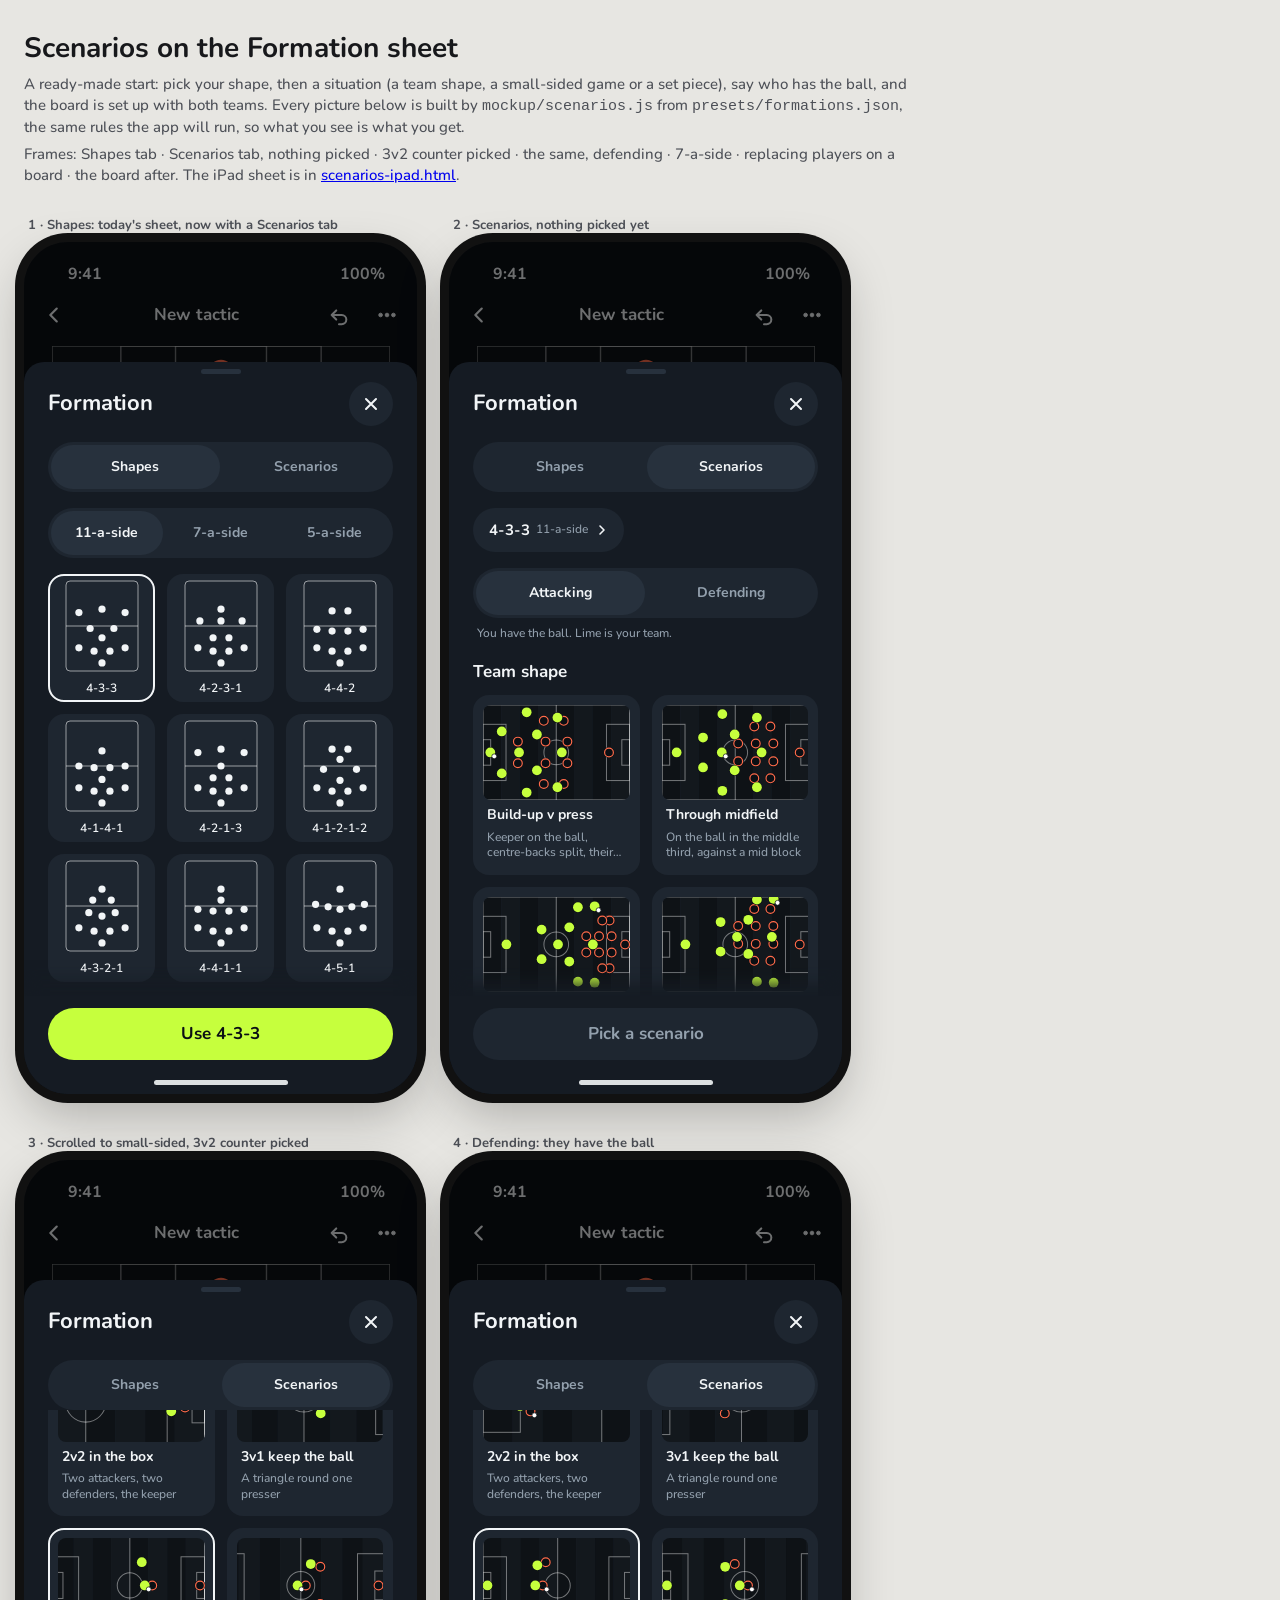
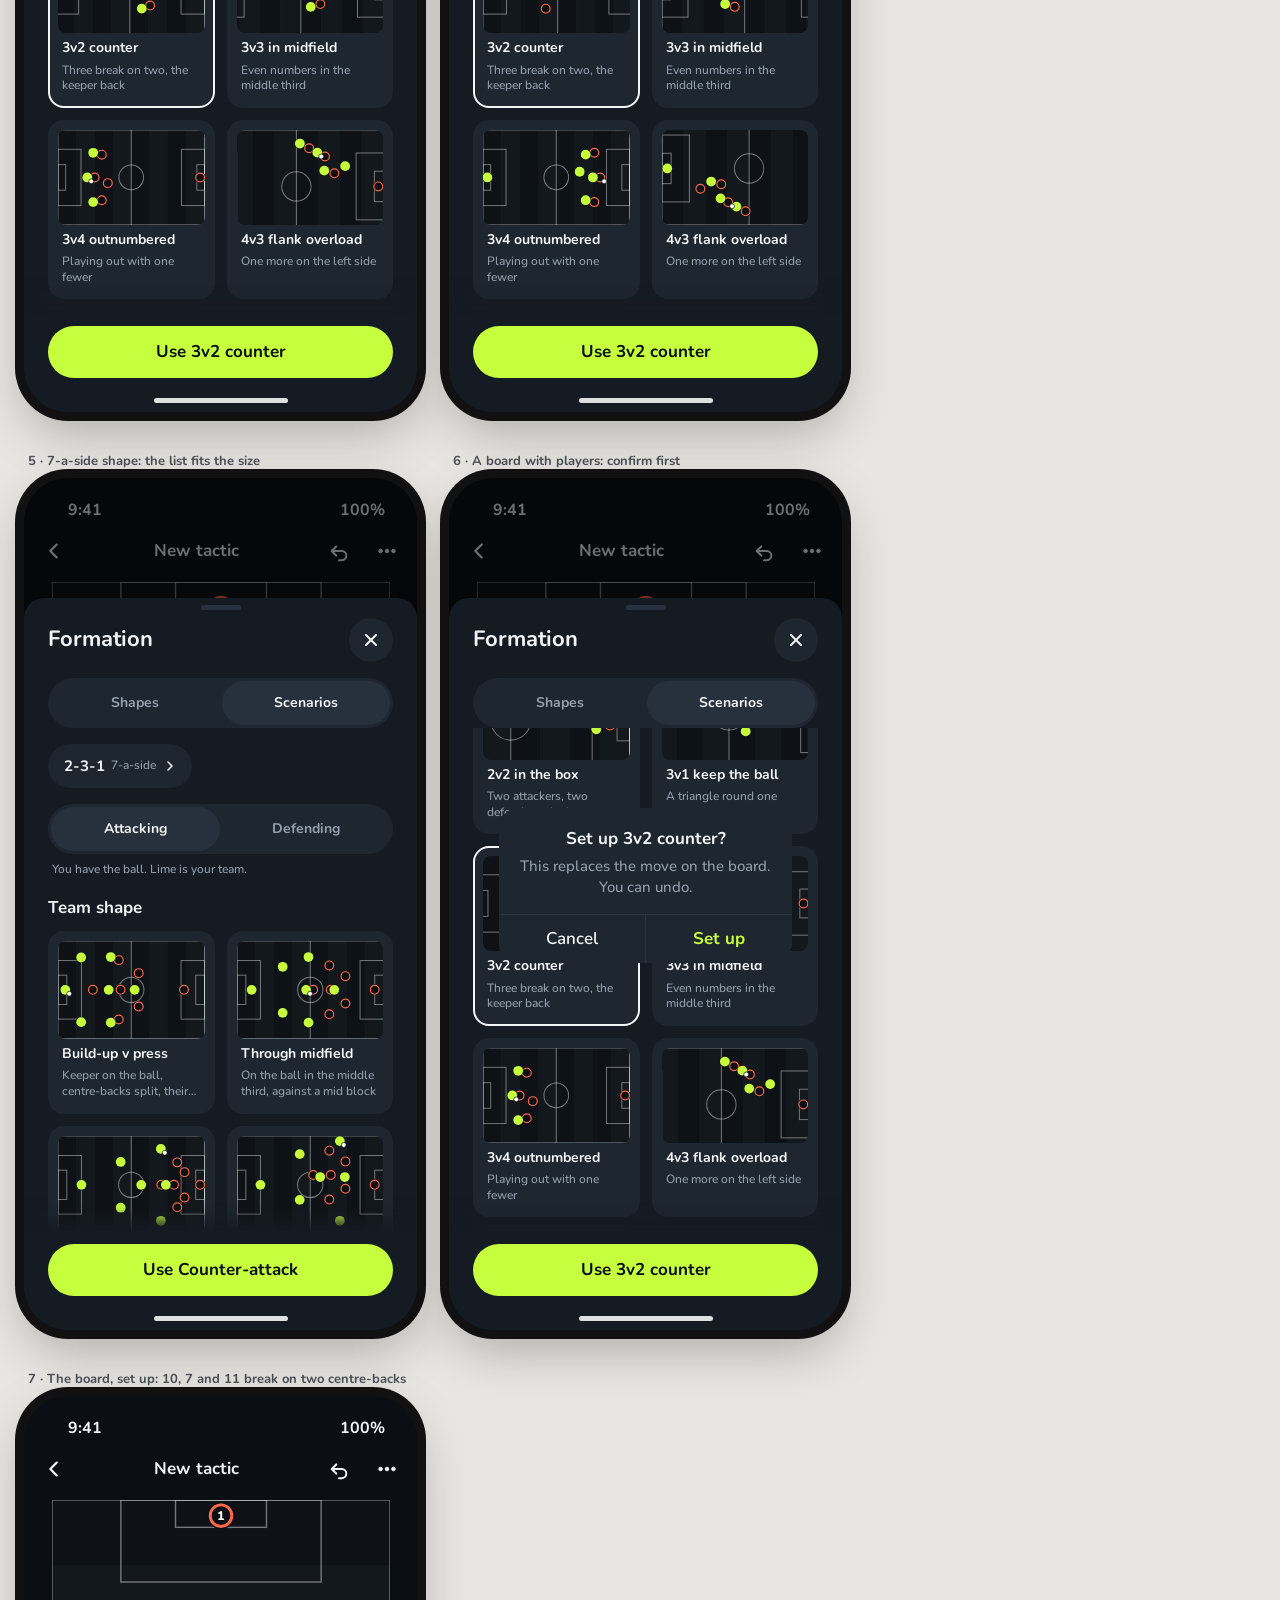
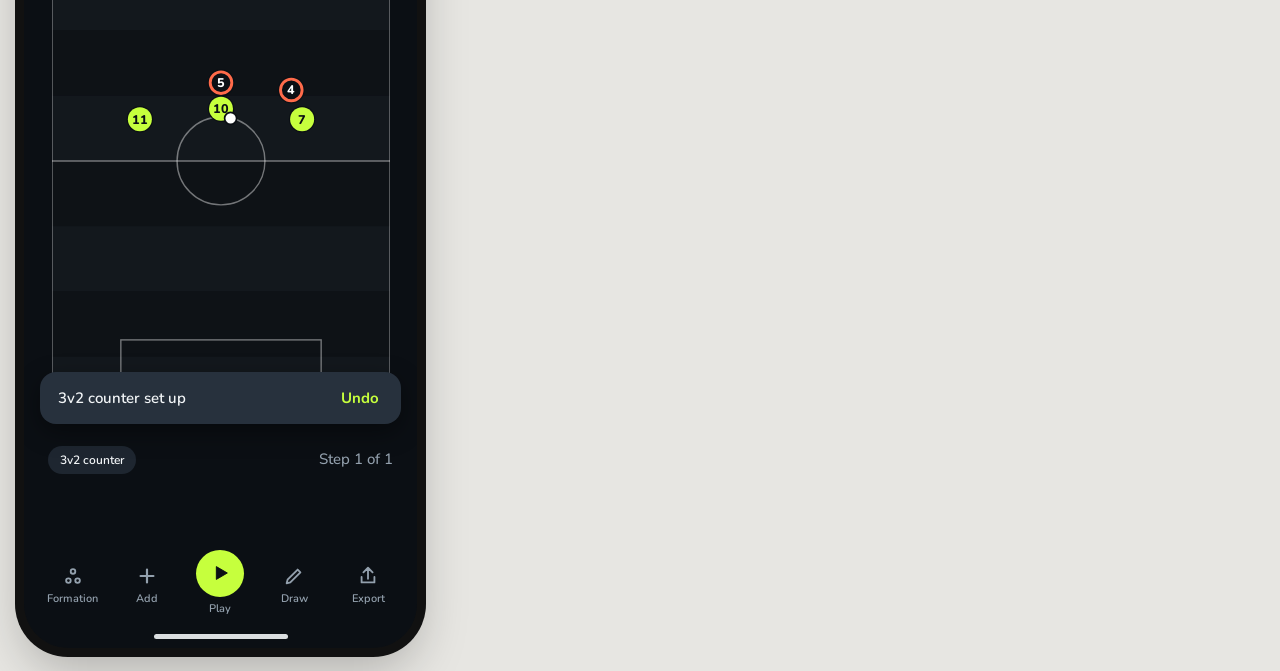
<file: mockup/scenarios.html>
<!doctype html>
<html lang="en">
<head>
<meta charset="utf-8">
<meta name="viewport" content="width=device-width, initial-scale=1">
<title>CenterSpot scenarios</title>
<link href="https://fonts.googleapis.com/css2?family=Kalam:wght@400&family=Nunito:wght@500;600;700;800;900&display=swap" rel="stylesheet">
<style>
  /* Tokens as in Design/Tokens.swift (after the D-80/D-81 unslop passes: titles 700, selected tiles outlined in text). */
  :root {
    --bg: #0B0F14; --surface: #151B23; --surface-2: #1E2630; --surface-3: #27313D; --hairline: #2A3440;
    --text: #F2F5F7; --muted: #93A0AD; --accent: #C6FF3D; --accent-ink: #0B0F14;
    --home: #C6FF3D; --home-ink: #0B0F14; --away: #FF6B4A; --away-inner: #0B0F14; --away-ink: #FFFFFF; --ball: #FFFFFF;
    --disc-outline: #0B0F14;
    --bc-pitch-a: #0E1216; --bc-pitch-b: #13181D; --bc-line: rgba(255,255,255,.42);
    --font-ui: Nunito, system-ui, sans-serif; --font-note: Kalam, cursive;
    --t-title: 700 22px/1.2 var(--font-ui); --t-headline: 700 17px/1.3 var(--font-ui);
    --t-body: 500 15px/1.4 var(--font-ui); --t-caption: 500 12px/1.3 var(--font-ui);
    --s1: 4px; --s2: 8px; --s3: 12px; --s4: 16px; --s5: 24px;
    --r-sheet: 20px; --r-item: 12px; --r-tile: 16px; --r-capsule: 999px;
    --ease: cubic-bezier(0.2, 0, 0, 1); --d-select: 150ms; --d-step: 220ms; --d-sheet: 320ms; --d-toast: 200ms;
  }
  * { box-sizing: border-box; }
  body { margin: 0; background: #E7E6E2; font: var(--t-body); color: var(--text); }
  .page-head { max-width: 1900px; margin: 0 auto; padding: 32px 24px 0; color: #17181B; }
  .page-head h1 { font: 700 28px/1.2 var(--font-ui); margin: 0 0 8px; }
  .page-head p { margin: 0 0 6px; max-width: 900px; color: #4D5057; }
  .gallery { max-width: 1900px; margin: 0 auto; padding: 24px; display: flex; flex-wrap: wrap; gap: 40px 32px; align-items: flex-start; }
  .cap { margin: 0 0 8px 4px; font: 700 13px var(--font-ui); color: #4D5057; }
  .frame { position: relative; overflow: hidden; flex-shrink: 0; background: var(--bg); box-shadow: 0 0 0 9px #111, 0 20px 50px rgba(0,0,0,.25); }
  .phone { width: 393px; height: 852px; border-radius: 44px; }
  .ipad { width: 1376px; height: 1032px; border-radius: 28px; }
  button { font: inherit; color: inherit; background: none; border: 0; padding: 0; cursor: pointer; text-align: left; }
  .status { position: absolute; left: 0; right: 0; top: 0; height: 50px; display: flex; align-items: center; justify-content: space-between; padding: 14px 32px 0 44px; font: 700 16px var(--font-ui); z-index: 1; }
  .ipad .status { height: 32px; padding: 8px 24px 0; font-size: 14px; }
  .icon-btn { width: 44px; height: 44px; display: grid; place-items: center; border-radius: var(--r-capsule); }
  .home-bar { position: absolute; bottom: 9px; left: 50%; width: 134px; height: 5px; margin-left: -67px; border-radius: 3px; background: var(--text); opacity: .9; z-index: 6; }
  .muted { color: var(--muted); }

  /* Sheet */
  .scrim { position: absolute; inset: 0; background: rgba(0,0,0,.55); z-index: 2; }
  .sheet { position: absolute; left: 0; right: 0; bottom: 0; top: 120px; background: var(--surface); border-radius: var(--r-sheet) var(--r-sheet) 0 0; z-index: 3; display: flex; flex-direction: column; }
  .grabber { position: absolute; top: 7px; left: 50%; margin-left: -20px; width: 40px; height: 5px; border-radius: 3px; background: var(--surface-3); }
  .pinned { padding: 20px 24px 0; display: flex; flex-direction: column; gap: var(--s4); }
  .sheet-head { display: flex; align-items: center; justify-content: space-between; }
  .sheet-head h2 { margin: 0; font: var(--t-title); }
  .close { background: var(--surface-2); }
  .seg { display: flex; background: var(--surface-2); border-radius: var(--r-capsule); padding: 3px; gap: 2px; }
  .seg button { flex: 1; height: 44px; border-radius: var(--r-capsule); font: 700 14px var(--font-ui); color: var(--muted); text-align: center; }
  .seg button[aria-selected="true"] { background: var(--surface-3); color: var(--text); }
  .body { flex: 1; overflow: hidden; padding: var(--s4) 24px 0; position: relative; }
  .body .inner { display: flex; flex-direction: column; gap: var(--s4); }
  .shape-row { display: flex; align-items: center; justify-content: space-between; gap: var(--s3); }
  .shape-chip { height: 44px; padding: 0 14px 0 16px; border-radius: var(--r-capsule); background: var(--surface-2); display: flex; align-items: center; gap: 6px; font: 700 15px var(--font-ui); }
  .shape-chip small { font: var(--t-caption); color: var(--muted); }
  .side-help { font: var(--t-caption); color: var(--muted); margin: -8px 0 0 4px; }
  .group h3 { margin: 4px 0 var(--s3); font: var(--t-headline); }
  .grid { display: grid; grid-template-columns: 1fr 1fr; gap: var(--s3); }
  .ipad .grid { grid-template-columns: 1fr 1fr 1fr; }
  .tile { border-radius: var(--r-tile); background: var(--surface-2); border: 2px solid transparent; padding: 8px 8px 12px; display: flex; flex-direction: column; gap: 6px; }
  .tile[aria-selected="true"] { border-color: var(--text); }
  .tile svg { display: block; width: 100%; height: auto; border-radius: 8px; }
  .tile b { font: 700 14px/1.25 var(--font-ui); padding: 0 4px; }
  .tile span { font: var(--t-caption); color: var(--muted); padding: 0 4px; display: -webkit-box; -webkit-line-clamp: 2; -webkit-box-orient: vertical; overflow: hidden; }
  .shapes { display: grid; grid-template-columns: 1fr 1fr 1fr; gap: var(--s3); }
  .shape { height: 128px; border-radius: var(--r-tile); background: var(--surface-2); border: 2px solid transparent; display: flex; flex-direction: column; align-items: center; justify-content: center; gap: 8px; font: 600 12px var(--font-ui); }
  .shape[aria-selected="true"] { border-color: var(--text); }
  .foot { padding: var(--s3) 24px 34px; background: var(--surface); box-shadow: 0 -12px 16px var(--surface); position: relative; z-index: 1; }
  .capsule { height: 52px; border-radius: var(--r-capsule); background: var(--accent); color: var(--accent-ink); font: 700 17px var(--font-ui); width: 100%; text-align: center; }
  .capsule[aria-disabled="true"] { background: var(--surface-2); color: var(--muted); }

  /* Alert */
  .alert { position: absolute; left: 50px; right: 50px; top: 330px; background: var(--surface-2); border-radius: 20px; z-index: 5; overflow: hidden; text-align: center; }
  .alert .msg { padding: 20px 18px 16px; }
  .alert h4 { margin: 0 0 6px; font: var(--t-headline); }
  .alert p { margin: 0; font: var(--t-body); color: var(--muted); }
  .alert .acts { display: flex; border-top: 1px solid var(--hairline); }
  .alert .acts button { flex: 1; height: 48px; text-align: center; font: 600 17px var(--font-ui); }
  .alert .acts button + button { border-left: 1px solid var(--hairline); }
  .alert .acts .go { color: var(--accent); font-weight: 700; }

  /* Board */
  .nav { position: absolute; top: 50px; left: 8px; right: 8px; height: 46px; display: flex; align-items: center; gap: 4px; }
  .nav .title { flex: 1; text-align: center; font: var(--t-headline); }
  .pitch-wrap { position: absolute; top: 104px; left: 0; right: 0; display: flex; justify-content: center; }
  .meta { position: absolute; top: 642px; left: 24px; right: 24px; height: 44px; display: flex; justify-content: space-between; align-items: center; }
  .chip-tag { font: 600 12px var(--font-ui); background: var(--surface-2); border-radius: var(--r-capsule); padding: 6px 12px; }
  .toolbar { position: absolute; left: 0; right: 0; bottom: 30px; height: 64px; display: flex; justify-content: space-around; align-items: center; padding: 0 12px; }
  .tool { width: 64px; height: 60px; display: flex; flex-direction: column; align-items: center; justify-content: center; gap: 4px; font: 600 11px var(--font-ui); color: var(--muted); text-align: center; }
  .tool .disc { width: 48px; height: 48px; border-radius: 50%; background: var(--accent); display: grid; place-items: center; margin-top: -6px; color: var(--accent-ink); }
  .toast { position: absolute; left: 16px; right: 16px; top: 576px; height: 52px; border-radius: 16px; background: var(--surface-3); display: flex; align-items: center; justify-content: space-between; padding: 0 6px 0 18px; box-shadow: 0 8px 24px rgba(0,0,0,.4); z-index: 4; }
  .toast span { font: 600 15px var(--font-ui); }
  .toast button { height: 44px; padding: 0 16px; color: var(--accent); font: 700 15px var(--font-ui); }

  /* iPad form sheet over the board */
  .form { position: absolute; left: 50%; top: 64px; width: 640px; margin-left: -320px; bottom: 64px; border-radius: var(--r-sheet); background: var(--surface); z-index: 3; display: flex; flex-direction: column; overflow: hidden; }
  .form .foot { padding-bottom: 24px; }
</style>
</head>
<body>
<div class="page-head">
  <h1>Scenarios on the Formation sheet</h1>
  <p>A ready-made start: pick your shape, then a situation (a team shape, a small-sided game or a set piece), say who has the ball, and the board is set up with both teams. Every picture below is built by <code>mockup/scenarios.js</code> from <code>presets/formations.json</code>, the same rules the app will run, so what you see is what you get.</p>
  <p>Frames: Shapes tab · Scenarios tab, nothing picked · 3v2 counter picked · the same, defending · 7-a-side · replacing players on a board · the board after. The iPad sheet is in <a href="scenarios-ipad.html">scenarios-ipad.html</a>.</p>
</div>
<div class="gallery" id="gallery"></div>
<script src="scenario-data.js"></script>
<script src="scenarios.js"></script>
<script src="scenarios-screens.js"></script>
</body>
</html>
</file>
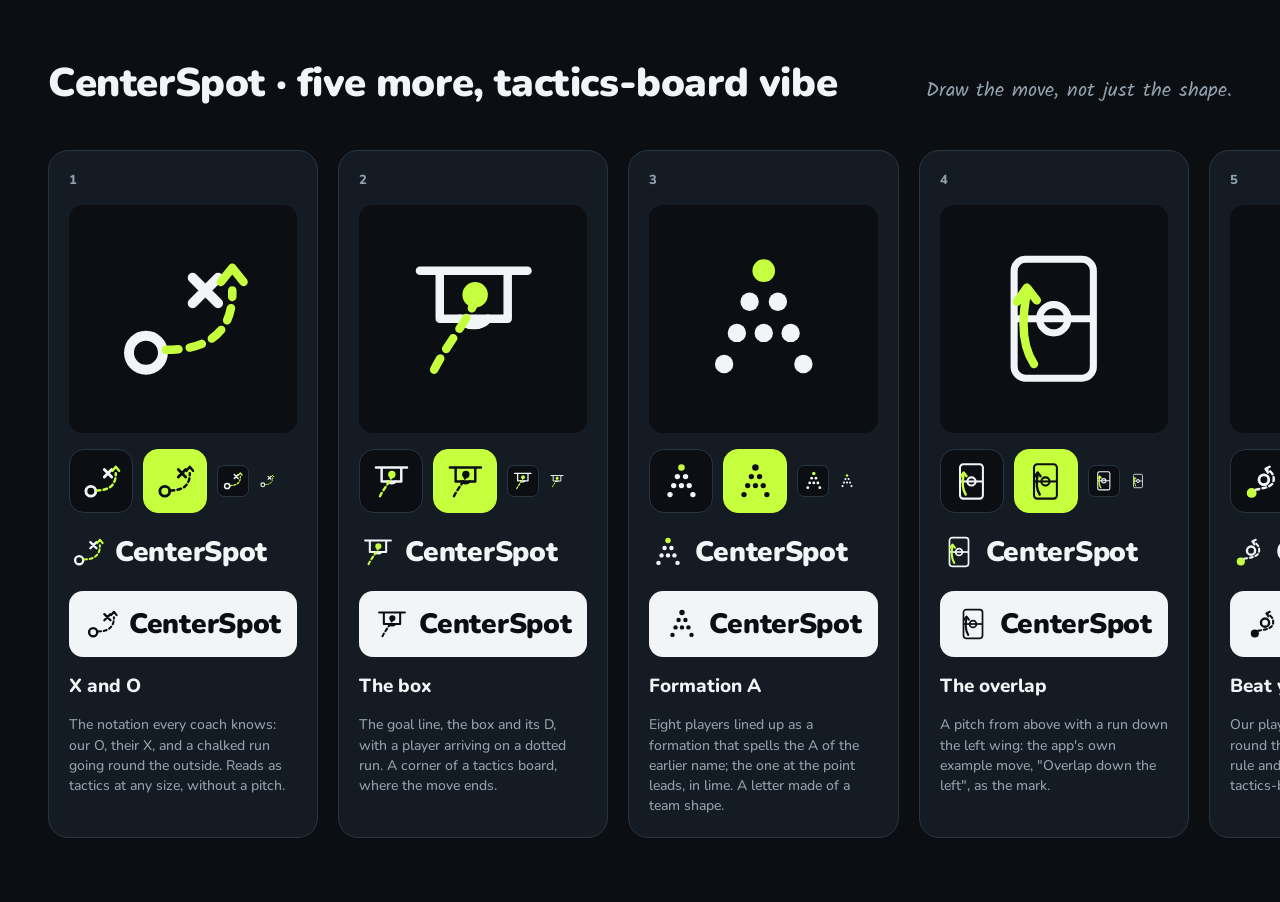
<file: design-system/src/logo-rounds/index2.html>
<!doctype html>
<html lang="en">
<head>
<meta charset="utf-8">
<meta name="viewport" content="width=device-width, initial-scale=1">
<title>CenterSpot logo options</title>
<link rel="preconnect" href="https://fonts.googleapis.com">
<link rel="preconnect" href="https://fonts.gstatic.com" crossorigin>
<link href="https://fonts.googleapis.com/css2?family=Nunito:wght@500;700;800;900&family=Kalam&display=swap" rel="stylesheet">
<style>
  :root {
    --bg: #0B0F14; --surface: #151B23; --surface2: #1E2630; --hair: #2A3440;
    --text: #F2F5F7; --muted: #93A0AD; --lime: #C6FF3D; --coral: #FF6B4A; --paper: #F2F5F7; --ink: #0B0F14;
  }
  * { box-sizing: border-box; margin: 0; }
  body { background: var(--bg); color: var(--text); font-family: Nunito, system-ui, sans-serif; padding: 56px 48px 64px; }
  header { max-width: 1320px; margin: 0 auto 40px; display: flex; align-items: baseline; justify-content: space-between; }
  h1 { font-weight: 900; font-size: 40px; letter-spacing: -0.01em; }
  header p { font-family: Kalam, cursive; color: var(--muted); font-size: 20px; }
  .grid { max-width: 1320px; margin: 0 auto; display: grid; grid-template-columns: repeat(5, 1fr); gap: 20px; }
  .card { background: var(--surface); border: 1px solid var(--hair); border-radius: 20px; padding: 20px; display: flex; flex-direction: column; gap: 16px; }
  .num { font-weight: 800; color: var(--muted); font-size: 13px; }
  .hero { aspect-ratio: 1; background: var(--bg); border-radius: 14px; display: grid; place-items: center; }
  .hero svg { width: 62%; height: 62%; color: var(--text); }
  .row { display: flex; gap: 10px; align-items: center; }
  .icon { width: 64px; height: 64px; border-radius: 15px; background: var(--bg); display: grid; place-items: center; border: 1px solid var(--hair); }
  .icon svg { width: 66%; height: 66%; color: var(--text); }
  .icon.lime { background: var(--lime); border-color: var(--lime); }
  .icon.lime svg { color: var(--ink); --accent: var(--ink); }
  .small { width: 32px; height: 32px; background: var(--bg); border-radius: 7px; display: grid; place-items: center; border: 1px solid var(--hair); }
  .small svg { width: 72%; height: 72%; color: var(--text); }
  .tiny { width: 16px; height: 16px; color: var(--text); }
  .paper { background: var(--paper); border-radius: 14px; padding: 14px 16px; display: flex; align-items: center; gap: 10px; color: var(--ink); }
  .paper svg { width: 34px; height: 34px; color: var(--ink); --accent: var(--ink); }
  .lockup { display: flex; align-items: center; gap: 10px; padding: 4px 2px; }
  .lockup svg { width: 34px; height: 34px; color: var(--text); }
  .word { font-weight: 900; font-size: 28px; letter-spacing: -0.01em; }
  .paper .word { color: var(--ink); }
  h2 { font-weight: 800; font-size: 19px; }
  .why { color: var(--muted); font-size: 14px; line-height: 1.45; font-weight: 500; }
  svg { --accent: var(--lime); }
</style>
</head>
<body>
<header>
  <h1>CenterSpot · five more, tactics-board vibe</h1>
  <p>Draw the move, not just the shape.</p>
</header>

<svg width="0" height="0" style="position:absolute">
  <defs>
    <!-- 1 · X and O: a coach's notation, our O's run curling past their X -->
    <symbol id="m1" viewBox="0 0 100 100">
      <path d="M57 21 L 75 39 M75 21 L 57 39" stroke="currentColor" stroke-width="7" stroke-linecap="round"/>
      <circle cx="24" cy="74" r="12" fill="none" stroke="currentColor" stroke-width="7"/>
      <path d="M38 72 C 62 72, 86 64, 85 30" fill="none" stroke="var(--accent)" stroke-width="6" stroke-linecap="round" stroke-dasharray="9 8"/>
      <path d="M77 24 L 85 14 L 93 24" fill="none" stroke="var(--accent)" stroke-width="6" stroke-linecap="round" stroke-linejoin="round"/>
    </symbol>
    <!-- 2 · The box: the goal line, the box and its D, a player arriving -->
    <symbol id="m2" viewBox="0 0 100 100">
      <path d="M12 16 H 88 M26 16 V 50 H 74 V 16" fill="none" stroke="currentColor" stroke-width="6" stroke-linecap="round" stroke-linejoin="round"/>
      <path d="M40 50 A 12 10 0 0 0 60 50" fill="none" stroke="currentColor" stroke-width="6" stroke-linecap="round"/>
      <path d="M22 86 C 30 70, 42 56, 50 40" fill="none" stroke="var(--accent)" stroke-width="6" stroke-linecap="round" stroke-dasharray="9 8"/>
      <circle cx="51" cy="33" r="9" fill="var(--accent)"/>
    </symbol>
    <!-- 3 · Formation A: eight players lined up as the letter, the one at the point leads -->
    <symbol id="m3" viewBox="0 0 100 100">
      <circle cx="50" cy="16" r="8" fill="var(--accent)"/>
      <circle cx="40" cy="38" r="6.5" fill="currentColor"/><circle cx="60" cy="38" r="6.5" fill="currentColor"/>
      <circle cx="31" cy="60" r="6.5" fill="currentColor"/><circle cx="50" cy="60" r="6.5" fill="currentColor"/><circle cx="69" cy="60" r="6.5" fill="currentColor"/>
      <circle cx="22" cy="82" r="6.5" fill="currentColor"/><circle cx="78" cy="82" r="6.5" fill="currentColor"/>
    </symbol>
    <!-- 4 · The overlap: a pitch from above with the run down the left wing, the app's first move -->
    <symbol id="m4" viewBox="0 0 100 100">
      <rect x="22" y="8" width="56" height="84" rx="8" fill="none" stroke="currentColor" stroke-width="5"/>
      <path d="M22 50 H 78" stroke="currentColor" stroke-width="5"/>
      <circle cx="50" cy="50" r="10" fill="none" stroke="currentColor" stroke-width="5"/>
      <path d="M36 82 C 28 70, 27 52, 31 32" fill="none" stroke="var(--accent)" stroke-width="6" stroke-linecap="round"/>
      <path d="M24 38 L 31 28 L 38 37" fill="none" stroke="var(--accent)" stroke-width="6" stroke-linecap="round" stroke-linejoin="round"/>
    </symbol>
    <!-- 5 · Beat your man: our player (a disc) curls a run round theirs (a ring) -->
    <symbol id="m5" viewBox="0 0 100 100">
      <circle cx="56" cy="46" r="12" fill="none" stroke="currentColor" stroke-width="7"/>
      <circle cx="26" cy="78" r="12" fill="var(--accent)"/>
      <path d="M36 70 C 52 66, 80 66, 80 44 C 80 32, 72 24, 62 20" fill="none" stroke="currentColor" stroke-width="6" stroke-linecap="round" stroke-dasharray="9 8"/>
      <path d="M70 14 L 60 19 L 66 28" fill="none" stroke="currentColor" stroke-width="6" stroke-linecap="round" stroke-linejoin="round"/>
    </symbol>
  </defs>
</svg>

<main class="grid" id="grid"></main>

<script>
  const options = [
    { id: 'm1', name: 'X and O', why: 'The notation every coach knows: our O, their X, and a chalked run going round the outside. Reads as tactics at any size, without a pitch.' },
    { id: 'm2', name: 'The box', why: 'The goal line, the box and its D, with a player arriving on a dotted run. A corner of a tactics board, where the move ends.' },
    { id: 'm3', name: 'Formation A', why: 'Eight players lined up as a formation that spells the A of the earlier name; the one at the point leads, in lime. A letter made of a team shape.' },
    { id: 'm4', name: 'The overlap', why: 'A pitch from above with a run down the left wing: the app\'s own example move, "Overlap down the left", as the mark.' },
    { id: 'm5', name: 'Beat your man', why: 'Our player (a filled disc) curls a run round theirs (a ring): the app\'s side rule and a move in one. Pure tactics-board grammar.' },
  ];
  const use = id => `<svg viewBox="0 0 100 100"><use href="#${id}"/></svg>`;
  document.getElementById('grid').innerHTML = options.map((o, i) => `
    <section class="card">
      <span class="num">${i + 1}</span>
      <div class="hero">${use(o.id)}</div>
      <div class="row">
        <div class="icon">${use(o.id)}</div>
        <div class="icon lime">${use(o.id)}</div>
        <div class="small">${use(o.id)}</div>
        <svg class="tiny" viewBox="0 0 100 100"><use href="#${o.id}"/></svg>
      </div>
      <div class="lockup">${use(o.id)}<span class="word">CenterSpot</span></div>
      <div class="paper">${use(o.id)}<span class="word">CenterSpot</span></div>
      <h2>${o.name}</h2>
      <p class="why">${o.why}</p>
    </section>`).join('');
</script>
</body>
</html>
</file>
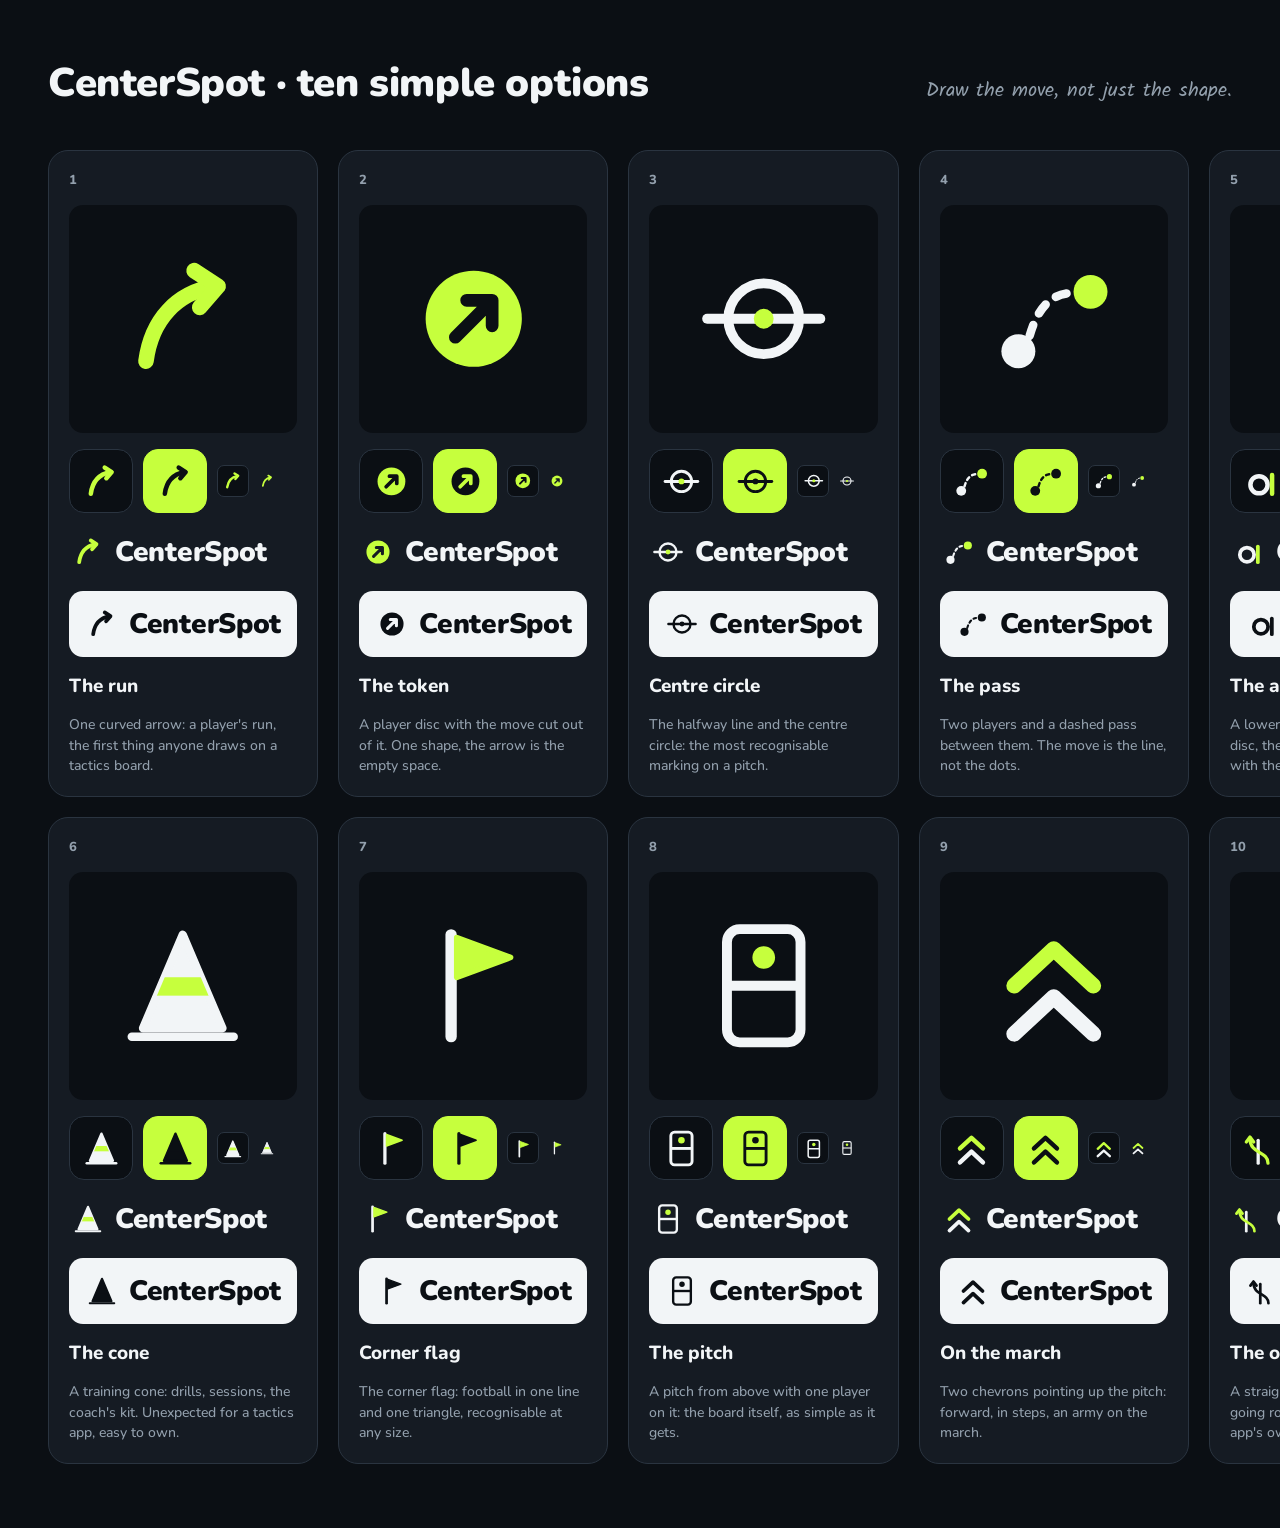
<file: design-system/src/logo-rounds/index3.html>
<!doctype html>
<html lang="en">
<head>
<meta charset="utf-8">
<meta name="viewport" content="width=device-width, initial-scale=1">
<title>CenterSpot logo options</title>
<link rel="preconnect" href="https://fonts.googleapis.com">
<link rel="preconnect" href="https://fonts.gstatic.com" crossorigin>
<link href="https://fonts.googleapis.com/css2?family=Nunito:wght@500;700;800;900&family=Kalam&display=swap" rel="stylesheet">
<style>
  :root {
    --bg: #0B0F14; --surface: #151B23; --surface2: #1E2630; --hair: #2A3440;
    --text: #F2F5F7; --muted: #93A0AD; --lime: #C6FF3D; --coral: #FF6B4A; --paper: #F2F5F7; --ink: #0B0F14;
  }
  * { box-sizing: border-box; margin: 0; }
  body { background: var(--bg); color: var(--text); font-family: Nunito, system-ui, sans-serif; padding: 56px 48px 64px; }
  header { max-width: 1320px; margin: 0 auto 40px; display: flex; align-items: baseline; justify-content: space-between; }
  h1 { font-weight: 900; font-size: 40px; letter-spacing: -0.01em; }
  header p { font-family: Kalam, cursive; color: var(--muted); font-size: 20px; }
  .grid { max-width: 1320px; margin: 0 auto; display: grid; grid-template-columns: repeat(5, 1fr); row-gap: 28px; gap: 20px; }
  .card { background: var(--surface); border: 1px solid var(--hair); border-radius: 20px; padding: 20px; display: flex; flex-direction: column; gap: 16px; }
  .num { font-weight: 800; color: var(--muted); font-size: 13px; }
  .hero { aspect-ratio: 1; background: var(--bg); border-radius: 14px; display: grid; place-items: center; }
  .hero svg { width: 62%; height: 62%; color: var(--text); }
  .row { display: flex; gap: 10px; align-items: center; }
  .icon { width: 64px; height: 64px; border-radius: 15px; background: var(--bg); display: grid; place-items: center; border: 1px solid var(--hair); }
  .icon svg { width: 66%; height: 66%; color: var(--text); }
  .icon.lime { background: var(--lime); border-color: var(--lime); }
  .icon.lime svg { color: var(--ink); --accent: var(--ink); }
  .small { width: 32px; height: 32px; background: var(--bg); border-radius: 7px; display: grid; place-items: center; border: 1px solid var(--hair); }
  .small svg { width: 72%; height: 72%; color: var(--text); }
  .tiny { width: 16px; height: 16px; color: var(--text); }
  .paper { background: var(--paper); border-radius: 14px; padding: 14px 16px; display: flex; align-items: center; gap: 10px; color: var(--ink); }
  .paper svg { width: 34px; height: 34px; color: var(--ink); --accent: var(--ink); }
  .lockup { display: flex; align-items: center; gap: 10px; padding: 4px 2px; }
  .lockup svg { width: 34px; height: 34px; color: var(--text); }
  .word { font-weight: 900; font-size: 28px; letter-spacing: -0.01em; }
  .paper .word { color: var(--ink); }
  h2 { font-weight: 800; font-size: 19px; }
  .why { color: var(--muted); font-size: 14px; line-height: 1.45; font-weight: 500; }
  svg { --accent: var(--lime); }
</style>
</head>
<body>
<header>
  <h1>CenterSpot · ten simple options</h1>
  <p>Draw the move, not just the shape.</p>
</header>

<svg width="0" height="0" style="position:absolute">
  <defs>
    <symbol id="s1" viewBox="0 0 100 100">
      <path d="M24 80 C 28 50, 46 32, 72 27" fill="none" stroke="var(--accent)" stroke-width="11" stroke-linecap="round"/>
      <path d="M58 16 L 75 27 L 62 42" fill="none" stroke="var(--accent)" stroke-width="11" stroke-linecap="round" stroke-linejoin="round"/>
    </symbol>
    <mask id="cut2"><rect width="100" height="100" fill="white"/>
      <path d="M37 63 L 61 39 M45 37 H 63 V 55" stroke="black" stroke-width="9" stroke-linecap="round" stroke-linejoin="round" fill="none"/></mask>
    <symbol id="s2" viewBox="0 0 100 100">
      <circle cx="50" cy="50" r="34" fill="var(--accent)" mask="url(#cut2)"/>
    </symbol>
    <symbol id="s3" viewBox="0 0 100 100">
      <path d="M10 50 H 90" stroke="currentColor" stroke-width="7" stroke-linecap="round"/>
      <circle cx="50" cy="50" r="25" fill="none" stroke="currentColor" stroke-width="7"/>
      <circle cx="50" cy="50" r="7" fill="var(--accent)"/>
    </symbol>
    <symbol id="s4" viewBox="0 0 100 100">
      <path d="M33 62 Q 42 30, 66 32" fill="none" stroke="currentColor" stroke-width="6" stroke-linecap="round" stroke-dasharray="8 9"/>
      <circle cx="25" cy="73" r="12" fill="currentColor"/>
      <circle cx="76" cy="31" r="12" fill="var(--accent)"/>
    </symbol>
    <symbol id="s5" viewBox="0 0 100 100">
      <circle cx="44" cy="58" r="21" fill="none" stroke="currentColor" stroke-width="11"/>
      <path d="M76 34 V 80" stroke="var(--accent)" stroke-width="11" stroke-linecap="round"/>
    </symbol>
    <clipPath id="cone6"><path d="M50 14 L 78 80 H 22 Z"/></clipPath>
    <symbol id="s6" viewBox="0 0 100 100">
      <path d="M50 14 L 78 80 H 22 Z" fill="currentColor" stroke="currentColor" stroke-width="6" stroke-linejoin="round"/>
      <rect x="0" y="44" width="100" height="13" fill="var(--accent)" clip-path="url(#cone6)"/>
      <path d="M14 86 H 86" stroke="currentColor" stroke-width="6" stroke-linecap="round"/>
    </symbol>
    <symbol id="s7" viewBox="0 0 100 100">
      <path d="M34 14 V 86" stroke="currentColor" stroke-width="8" stroke-linecap="round"/>
      <path d="M38 16 L 76 30 L 38 44 Z" fill="var(--accent)" stroke="var(--accent)" stroke-width="4" stroke-linejoin="round"/>
    </symbol>
    <symbol id="s8" viewBox="0 0 100 100">
      <rect x="24" y="10" width="52" height="80" rx="9" fill="none" stroke="currentColor" stroke-width="7"/>
      <path d="M24 50 H 76" stroke="currentColor" stroke-width="7"/>
      <circle cx="50" cy="30" r="8" fill="var(--accent)"/>
    </symbol>
    <symbol id="s9" viewBox="0 0 100 100">
      <path d="M22 84 L 50 58 L 78 84" fill="none" stroke="currentColor" stroke-width="11" stroke-linecap="round" stroke-linejoin="round"/>
      <path d="M22 50 L 50 24 L 78 50" fill="none" stroke="var(--accent)" stroke-width="11" stroke-linecap="round" stroke-linejoin="round"/>
    </symbol>
    <symbol id="s10" viewBox="0 0 100 100">
      <path d="M42 86 V 30" stroke="currentColor" stroke-width="8" stroke-linecap="round"/>
      <path d="M66 86 C 66 56, 22 64, 22 26" fill="none" stroke="var(--accent)" stroke-width="8" stroke-linecap="round"/>
      <path d="M13 34 L 22 22 L 31 34" fill="none" stroke="var(--accent)" stroke-width="8" stroke-linecap="round" stroke-linejoin="round"/>
    </symbol>
  </defs>
</svg>

<main class="grid" id="grid"></main>

<script>
  const options = [
    { id: 's1', name: 'The run', why: 'One curved arrow: a player\'s run, the first thing anyone draws on a tactics board.' },
    { id: 's2', name: 'The token', why: 'A player disc with the move cut out of it. One shape, the arrow is the empty space.' },
    { id: 's3', name: 'Centre circle', why: 'The halfway line and the centre circle: the most recognisable marking on a pitch.' },
    { id: 's4', name: 'The pass', why: 'Two players and a dashed pass between them. The move is the line, not the dots.' },
    { id: 's5', name: 'The a', why: 'A lowercase a: the bowl is a player disc, the stem a straight run. Pairs with the wordmark.' },
    { id: 's6', name: 'The cone', why: 'A training cone: drills, sessions, the coach\'s kit. Unexpected for a tactics app, easy to own.' },
    { id: 's7', name: 'Corner flag', why: 'The corner flag: football in one line and one triangle, recognisable at any size.' },
    { id: 's8', name: 'The pitch', why: 'A pitch from above with one player on it: the board itself, as simple as it gets.' },
    { id: 's9', name: 'On the march', why: 'Two chevrons pointing up the pitch: forward, in steps, an army on the march.' },
    { id: 's10', name: 'The overlap', why: 'A straight run and a curved one going round it: the overlap, the app\'s own example move.' },
  ];
  const use = id => `<svg viewBox="0 0 100 100"><use href="#${id}"/></svg>`;
  document.getElementById('grid').innerHTML = options.map((o, i) => `
    <section class="card">
      <span class="num">${i + 1}</span>
      <div class="hero">${use(o.id)}</div>
      <div class="row">
        <div class="icon">${use(o.id)}</div>
        <div class="icon lime">${use(o.id)}</div>
        <div class="small">${use(o.id)}</div>
        <svg class="tiny" viewBox="0 0 100 100"><use href="#${o.id}"/></svg>
      </div>
      <div class="lockup">${use(o.id)}<span class="word">CenterSpot</span></div>
      <div class="paper">${use(o.id)}<span class="word">CenterSpot</span></div>
      <h2>${o.name}</h2>
      <p class="why">${o.why}</p>
    </section>`).join('');
</script>
</body>
</html>
</file>
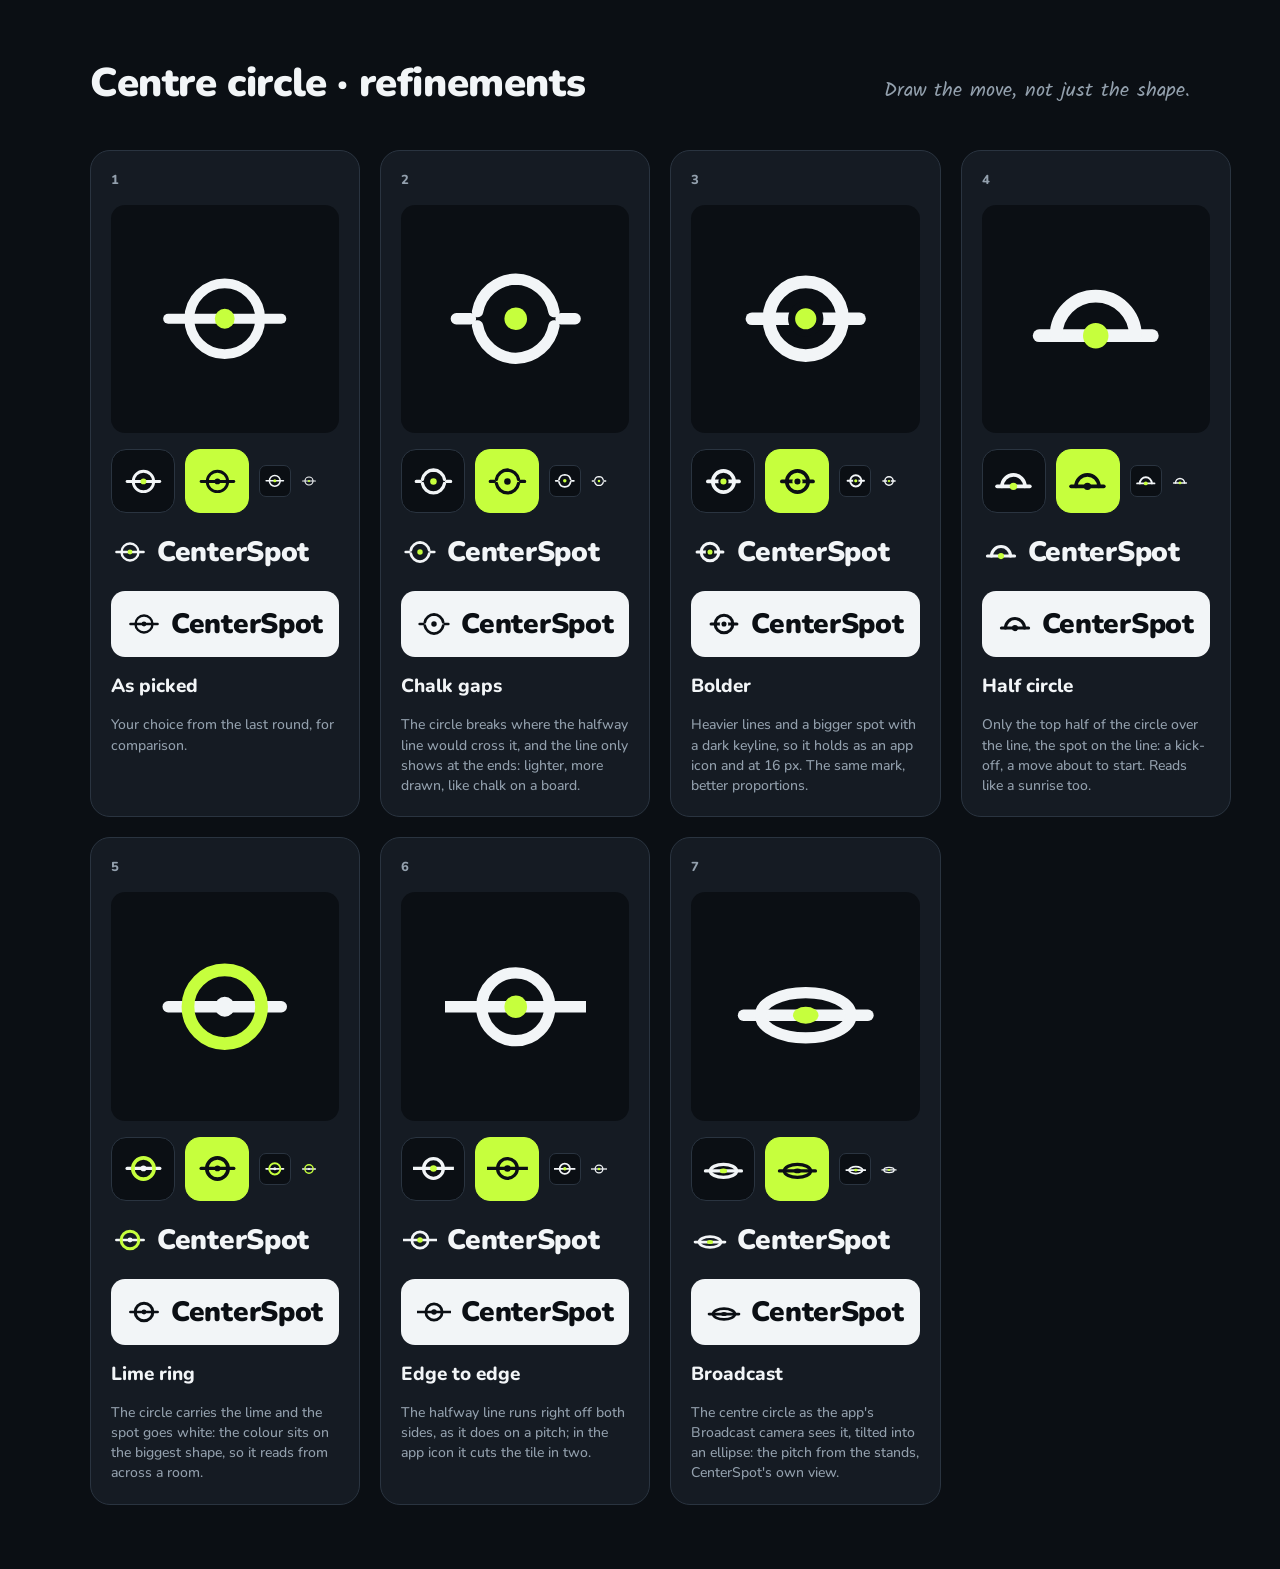
<file: design-system/src/logo-rounds/index4.html>
<!doctype html>
<html lang="en">
<head>
<meta charset="utf-8">
<meta name="viewport" content="width=device-width, initial-scale=1">
<title>CenterSpot logo options</title>
<link rel="preconnect" href="https://fonts.googleapis.com">
<link rel="preconnect" href="https://fonts.gstatic.com" crossorigin>
<link href="https://fonts.googleapis.com/css2?family=Nunito:wght@500;700;800;900&family=Kalam&display=swap" rel="stylesheet">
<style>
  :root {
    --bg: #0B0F14; --surface: #151B23; --surface2: #1E2630; --hair: #2A3440;
    --text: #F2F5F7; --muted: #93A0AD; --lime: #C6FF3D; --coral: #FF6B4A; --paper: #F2F5F7; --ink: #0B0F14;
  }
  * { box-sizing: border-box; margin: 0; }
  body { background: var(--bg); color: var(--text); font-family: Nunito, system-ui, sans-serif; padding: 56px 48px 64px; }
  header { max-width: 1100px; margin: 0 auto 40px; display: flex; align-items: baseline; justify-content: space-between; }
  h1 { font-weight: 900; font-size: 40px; letter-spacing: -0.01em; }
  header p { font-family: Kalam, cursive; color: var(--muted); font-size: 20px; }
  .grid { max-width: 1100px; margin: 0 auto; display: grid; grid-template-columns: repeat(4, 1fr); row-gap: 28px; gap: 20px; }
  .card { background: var(--surface); border: 1px solid var(--hair); border-radius: 20px; padding: 20px; display: flex; flex-direction: column; gap: 16px; }
  .num { font-weight: 800; color: var(--muted); font-size: 13px; }
  .hero { aspect-ratio: 1; background: var(--bg); border-radius: 14px; display: grid; place-items: center; }
  .hero svg { width: 62%; height: 62%; color: var(--text); }
  .row { display: flex; gap: 10px; align-items: center; }
  .icon { width: 64px; height: 64px; border-radius: 15px; background: var(--bg); display: grid; place-items: center; border: 1px solid var(--hair); }
  .icon svg { width: 66%; height: 66%; color: var(--text); }
  .icon.lime { background: var(--lime); border-color: var(--lime); }
  .icon.lime svg { color: var(--ink); --accent: var(--ink); --bgc: var(--lime); }
  .small { width: 32px; height: 32px; background: var(--bg); border-radius: 7px; display: grid; place-items: center; border: 1px solid var(--hair); }
  .small svg { width: 72%; height: 72%; color: var(--text); }
  .tiny { width: 16px; height: 16px; color: var(--text); }
  .paper { background: var(--paper); border-radius: 14px; padding: 14px 16px; display: flex; align-items: center; gap: 10px; color: var(--ink); }
  .paper svg { width: 34px; height: 34px; color: var(--ink); --accent: var(--ink); --bgc: var(--paper); }
  .lockup { display: flex; align-items: center; gap: 10px; padding: 4px 2px; }
  .lockup svg { width: 34px; height: 34px; color: var(--text); }
  .word { font-weight: 900; font-size: 28px; letter-spacing: -0.01em; }
  .paper .word { color: var(--ink); }
  h2 { font-weight: 800; font-size: 19px; }
  .why { color: var(--muted); font-size: 14px; line-height: 1.45; font-weight: 500; }
  svg { --accent: var(--lime); }
</style>
</head>
<body>
<header>
  <h1>Centre circle · refinements</h1>
  <p>Draw the move, not just the shape.</p>
</header>

<svg width="0" height="0" style="position:absolute">
  <defs>
    <symbol id="c0" viewBox="0 0 100 100">
      <path d="M10 50 H 90" stroke="currentColor" stroke-width="7" stroke-linecap="round"/>
      <circle cx="50" cy="50" r="25" fill="none" stroke="currentColor" stroke-width="7"/>
      <circle cx="50" cy="50" r="7" fill="var(--accent)"/>
    </symbol>
    <symbol id="c1" viewBox="0 0 100 100">
      <path d="M8 50 H 18 M82 50 H 92" stroke="currentColor" stroke-width="8" stroke-linecap="round"/>
      <path d="M50 22 A 28 28 0 0 1 77 45 M77 55 A 28 28 0 0 1 50 78 A 28 28 0 0 1 23 55 M23 45 A 28 28 0 0 1 50 22" fill="none" stroke="currentColor" stroke-width="8" stroke-linecap="round"/>
      <circle cx="50" cy="50" r="8" fill="var(--accent)"/>
    </symbol>
    <symbol id="c2" viewBox="0 0 100 100">
      <path d="M12 50 H 88" stroke="currentColor" stroke-width="9" stroke-linecap="round"/>
      <circle cx="50" cy="50" r="26" fill="none" stroke="currentColor" stroke-width="9"/>
      <circle cx="50" cy="50" r="10" fill="var(--accent)" stroke="var(--bgc, #0B0F14)" stroke-width="5"/>
    </symbol>
    <symbol id="c3" viewBox="0 0 100 100">
      <path d="M10 62 H 90" stroke="currentColor" stroke-width="9" stroke-linecap="round"/>
      <path d="M22 62 A 28 28 0 0 1 78 62" fill="none" stroke="currentColor" stroke-width="9" stroke-linecap="round"/>
      <circle cx="50" cy="62" r="9" fill="var(--accent)"/>
    </symbol>
    <symbol id="c4" viewBox="0 0 100 100">
      <path d="M10 50 H 90" stroke="currentColor" stroke-width="8" stroke-linecap="round"/>
      <circle cx="50" cy="50" r="26" fill="none" stroke="var(--accent)" stroke-width="9"/>
      <circle cx="50" cy="50" r="7" fill="currentColor"/>
    </symbol>
    <symbol id="c5" viewBox="0 0 100 100">
      <path d="M0 50 H 100" stroke="currentColor" stroke-width="8"/>
      <circle cx="50" cy="50" r="24" fill="none" stroke="currentColor" stroke-width="8"/>
      <circle cx="50" cy="50" r="8" fill="var(--accent)"/>
    </symbol>
    <symbol id="c6" viewBox="0 0 100 100">
      <path d="M6 56 H 94" stroke="currentColor" stroke-width="8" stroke-linecap="round"/>
      <ellipse cx="50" cy="56" rx="32" ry="16" fill="none" stroke="currentColor" stroke-width="8"/>
      <ellipse cx="50" cy="56" rx="9" ry="6" fill="var(--accent)"/>
    </symbol>
  </defs>
</svg>

<main class="grid" id="grid"></main>

<script>
  const options = [
    { id: 'c0', name: 'As picked', why: 'Your choice from the last round, for comparison.' },
    { id: 'c1', name: 'Chalk gaps', why: 'The circle breaks where the halfway line would cross it, and the line only shows at the ends: lighter, more drawn, like chalk on a board.' },
    { id: 'c2', name: 'Bolder', why: 'Heavier lines and a bigger spot with a dark keyline, so it holds as an app icon and at 16 px. The same mark, better proportions.' },
    { id: 'c3', name: 'Half circle', why: 'Only the top half of the circle over the line, the spot on the line: a kick-off, a move about to start. Reads like a sunrise too.' },
    { id: 'c4', name: 'Lime ring', why: 'The circle carries the lime and the spot goes white: the colour sits on the biggest shape, so it reads from across a room.' },
    { id: 'c5', name: 'Edge to edge', why: 'The halfway line runs right off both sides, as it does on a pitch; in the app icon it cuts the tile in two.' },
    { id: 'c6', name: 'Broadcast', why: 'The centre circle as the app\'s Broadcast camera sees it, tilted into an ellipse: the pitch from the stands, CenterSpot\'s own view.' },
  ];
  const use = id => `<svg viewBox="0 0 100 100"><use href="#${id}"/></svg>`;
  document.getElementById('grid').innerHTML = options.map((o, i) => `
    <section class="card">
      <span class="num">${i + 1}</span>
      <div class="hero">${use(o.id)}</div>
      <div class="row">
        <div class="icon">${use(o.id)}</div>
        <div class="icon lime">${use(o.id)}</div>
        <div class="small">${use(o.id)}</div>
        <svg class="tiny" viewBox="0 0 100 100"><use href="#${o.id}"/></svg>
      </div>
      <div class="lockup">${use(o.id)}<span class="word">CenterSpot</span></div>
      <div class="paper">${use(o.id)}<span class="word">CenterSpot</span></div>
      <h2>${o.name}</h2>
      <p class="why">${o.why}</p>
    </section>`).join('');
</script>
</body>
</html>
</file>
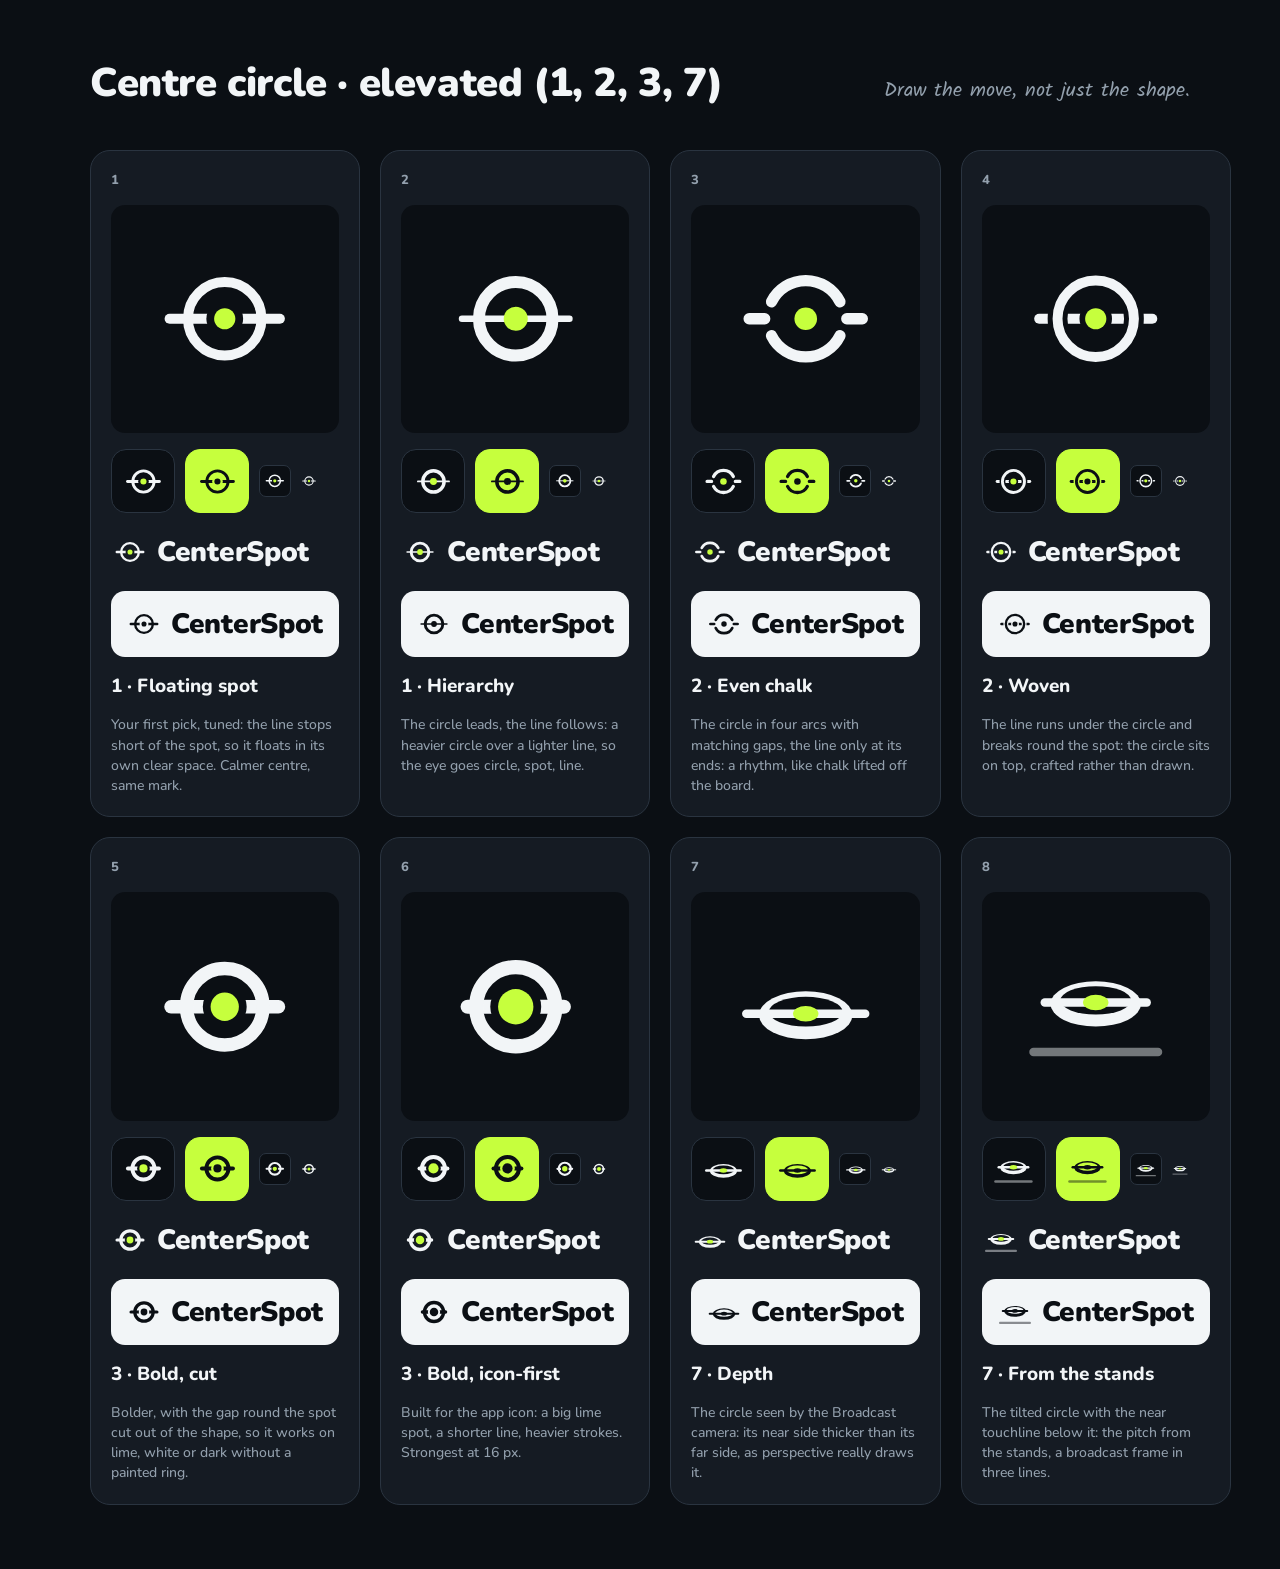
<file: design-system/src/logo-rounds/index5.html>
<!doctype html>
<html lang="en">
<head>
<meta charset="utf-8">
<meta name="viewport" content="width=device-width, initial-scale=1">
<title>CenterSpot logo options</title>
<link rel="preconnect" href="https://fonts.googleapis.com">
<link rel="preconnect" href="https://fonts.gstatic.com" crossorigin>
<link href="https://fonts.googleapis.com/css2?family=Nunito:wght@500;700;800;900&family=Kalam&display=swap" rel="stylesheet">
<style>
  :root {
    --bg: #0B0F14; --surface: #151B23; --surface2: #1E2630; --hair: #2A3440;
    --text: #F2F5F7; --muted: #93A0AD; --lime: #C6FF3D; --coral: #FF6B4A; --paper: #F2F5F7; --ink: #0B0F14;
  }
  * { box-sizing: border-box; margin: 0; }
  body { background: var(--bg); color: var(--text); font-family: Nunito, system-ui, sans-serif; padding: 56px 48px 64px; }
  header { max-width: 1100px; margin: 0 auto 40px; display: flex; align-items: baseline; justify-content: space-between; }
  h1 { font-weight: 900; font-size: 40px; letter-spacing: -0.01em; }
  header p { font-family: Kalam, cursive; color: var(--muted); font-size: 20px; }
  .grid { max-width: 1100px; margin: 0 auto; display: grid; grid-template-columns: repeat(4, 1fr); row-gap: 28px; gap: 20px; }
  .card { background: var(--surface); border: 1px solid var(--hair); border-radius: 20px; padding: 20px; display: flex; flex-direction: column; gap: 16px; }
  .num { font-weight: 800; color: var(--muted); font-size: 13px; }
  .hero { aspect-ratio: 1; background: var(--bg); border-radius: 14px; display: grid; place-items: center; }
  .hero svg { width: 62%; height: 62%; color: var(--text); }
  .row { display: flex; gap: 10px; align-items: center; }
  .icon { width: 64px; height: 64px; border-radius: 15px; background: var(--bg); display: grid; place-items: center; border: 1px solid var(--hair); }
  .icon svg { width: 66%; height: 66%; color: var(--text); }
  .icon.lime { background: var(--lime); border-color: var(--lime); }
  .icon.lime svg { color: var(--ink); --accent: var(--ink); }
  .small { width: 32px; height: 32px; background: var(--bg); border-radius: 7px; display: grid; place-items: center; border: 1px solid var(--hair); }
  .small svg { width: 72%; height: 72%; color: var(--text); }
  .tiny { width: 16px; height: 16px; color: var(--text); }
  .paper { background: var(--paper); border-radius: 14px; padding: 14px 16px; display: flex; align-items: center; gap: 10px; color: var(--ink); }
  .paper svg { width: 34px; height: 34px; color: var(--ink); --accent: var(--ink); }
  .lockup { display: flex; align-items: center; gap: 10px; padding: 4px 2px; }
  .lockup svg { width: 34px; height: 34px; color: var(--text); }
  .word { font-weight: 900; font-size: 28px; letter-spacing: -0.01em; }
  .paper .word { color: var(--ink); }
  h2 { font-weight: 800; font-size: 19px; }
  .why { color: var(--muted); font-size: 14px; line-height: 1.45; font-weight: 500; }
  svg { --accent: var(--lime); }
</style>
</head>
<body>
<header>
  <h1>Centre circle · elevated (1, 2, 3, 7)</h1>
  <p>Draw the move, not just the shape.</p>
</header>

<svg width="0" height="0" style="position:absolute">
  <defs>
    <!-- 1a classic, the spot floats in a clear gap -->
    <mask id="k1a" maskUnits="userSpaceOnUse" x="0" y="0" width="100" height="100"><rect width="100" height="100" fill="white"/><circle cx="50" cy="50" r="13" fill="black"/></mask>
    <symbol id="e1a" viewBox="0 0 100 100">
      <g mask="url(#k1a)">
        <path d="M11 50 H 89" stroke="currentColor" stroke-width="7" stroke-linecap="round"/>
      </g>
      <circle cx="50" cy="50" r="26" fill="none" stroke="currentColor" stroke-width="7"/>
      <circle cx="50" cy="50" r="7.5" fill="var(--accent)"/>
    </symbol>
    <!-- 1b classic, a lighter line under a heavier circle -->
    <symbol id="e1b" viewBox="0 0 100 100">
      <path d="M12 50 H 88" stroke="currentColor" stroke-width="4.5" stroke-linecap="round"/>
      <circle cx="50" cy="50" r="26" fill="none" stroke="currentColor" stroke-width="8.5"/>
      <circle cx="50" cy="50" r="8.5" fill="var(--accent)"/>
    </symbol>
    <!-- 2a chalk, even rhythm: four arcs with matching gaps, short line ends -->
    <symbol id="e2a" viewBox="0 0 100 100">
      <path d="M50 23 A 27 27 0 0 1 74.2 38 M74.2 62 A 27 27 0 0 1 50 77 A 27 27 0 0 1 25.8 62 M25.8 38 A 27 27 0 0 1 50 23" fill="none" stroke="currentColor" stroke-width="8" stroke-linecap="round"/>
      <path d="M10 50 H 21 M79 50 H 90" stroke="currentColor" stroke-width="8" stroke-linecap="round"/>
      <circle cx="50" cy="50" r="8" fill="var(--accent)"/>
    </symbol>
    <!-- 2b chalk, woven: the line runs under the circle -->
    <mask id="k2b" maskUnits="userSpaceOnUse" x="0" y="0" width="100" height="100"><rect width="100" height="100" fill="white"/>
      <circle cx="50" cy="50" r="27" fill="none" stroke="black" stroke-width="14"/><circle cx="50" cy="50" r="11.5" fill="black"/></mask>
    <symbol id="e2b" viewBox="0 0 100 100">
      <g mask="url(#k2b)"><path d="M10 50 H 90" stroke="currentColor" stroke-width="7" stroke-linecap="round"/></g>
      <circle cx="50" cy="50" r="27" fill="none" stroke="currentColor" stroke-width="7"/>
      <circle cx="50" cy="50" r="7.5" fill="var(--accent)"/>
    </symbol>
    <!-- 3a bold, the gap round the spot cut out (works on any background) -->
    <mask id="k3a" maskUnits="userSpaceOnUse" x="0" y="0" width="100" height="100"><rect width="100" height="100" fill="white"/><circle cx="50" cy="50" r="15.5" fill="black"/></mask>
    <symbol id="e3a" viewBox="0 0 100 100">
      <g mask="url(#k3a)"><path d="M12 50 H 88" stroke="currentColor" stroke-width="9.5" stroke-linecap="round"/></g>
      <circle cx="50" cy="50" r="27" fill="none" stroke="currentColor" stroke-width="9.5"/>
      <circle cx="50" cy="50" r="10" fill="var(--accent)"/>
    </symbol>
    <!-- 3b bold, icon-first: a bigger spot, a shorter line -->
    <mask id="k3b" maskUnits="userSpaceOnUse" x="0" y="0" width="100" height="100"><rect width="100" height="100" fill="white"/><circle cx="50" cy="50" r="18" fill="black"/></mask>
    <symbol id="e3b" viewBox="0 0 100 100">
      <g mask="url(#k3b)"><path d="M16 50 H 84" stroke="currentColor" stroke-width="10" stroke-linecap="round"/></g>
      <circle cx="50" cy="50" r="28" fill="none" stroke="currentColor" stroke-width="10"/>
      <circle cx="50" cy="50" r="12.5" fill="var(--accent)"/>
    </symbol>
    <!-- 7a broadcast, depth: the near side of the circle is thicker, as a camera sees it -->
    <mask id="k7a" maskUnits="userSpaceOnUse" x="0" y="0" width="100" height="100"><rect width="100" height="100" fill="white"/><ellipse cx="50" cy="53.5" rx="26" ry="10.5" fill="black"/></mask>
    <symbol id="e7a" viewBox="0 0 100 100">
      <path d="M8 55 H 92" stroke="currentColor" stroke-width="6" stroke-linecap="round"/>
      <ellipse cx="50" cy="56" rx="33" ry="17" fill="currentColor" mask="url(#k7a)"/>
      <ellipse cx="50" cy="55" rx="9" ry="5.5" fill="var(--accent)"/>
    </symbol>
    <!-- 7b broadcast, from the stands: the near touchline frames it -->
    <mask id="k7b" maskUnits="userSpaceOnUse" x="0" y="0" width="100" height="100"><rect width="100" height="100" fill="white"/><ellipse cx="50" cy="45.5" rx="25" ry="10" fill="black"/></mask>
    <symbol id="e7b" viewBox="0 0 100 100">
      <path d="M14 47 H 86" stroke="currentColor" stroke-width="6" stroke-linecap="round"/>
      <ellipse cx="50" cy="48" rx="32" ry="16" fill="currentColor" mask="url(#k7b)"/>
      <ellipse cx="50" cy="47" rx="9" ry="5.5" fill="var(--accent)"/>
      <path d="M6 82 H 94" stroke="currentColor" stroke-width="6" stroke-linecap="round" opacity="0.45"/>
    </symbol>
  </defs>
</svg>

<main class="grid" id="grid"></main>

<script>
  const options = [
    { id: 'e1a', name: '1 · Floating spot', why: 'Your first pick, tuned: the line stops short of the spot, so it floats in its own clear space. Calmer centre, same mark.' },
    { id: 'e1b', name: '1 · Hierarchy', why: 'The circle leads, the line follows: a heavier circle over a lighter line, so the eye goes circle, spot, line.' },
    { id: 'e2a', name: '2 · Even chalk', why: 'The circle in four arcs with matching gaps, the line only at its ends: a rhythm, like chalk lifted off the board.' },
    { id: 'e2b', name: '2 · Woven', why: 'The line runs under the circle and breaks round the spot: the circle sits on top, crafted rather than drawn.' },
    { id: 'e3a', name: '3 · Bold, cut', why: 'Bolder, with the gap round the spot cut out of the shape, so it works on lime, white or dark without a painted ring.' },
    { id: 'e3b', name: '3 · Bold, icon-first', why: 'Built for the app icon: a big lime spot, a shorter line, heavier strokes. Strongest at 16 px.' },
    { id: 'e7a', name: '7 · Depth', why: 'The circle seen by the Broadcast camera: its near side thicker than its far side, as perspective really draws it.' },
    { id: 'e7b', name: '7 · From the stands', why: 'The tilted circle with the near touchline below it: the pitch from the stands, a broadcast frame in three lines.' },
  ];
  const use = id => `<svg viewBox="0 0 100 100"><use href="#${id}"/></svg>`;
  document.getElementById('grid').innerHTML = options.map((o, i) => `
    <section class="card">
      <span class="num">${i + 1}</span>
      <div class="hero">${use(o.id)}</div>
      <div class="row">
        <div class="icon">${use(o.id)}</div>
        <div class="icon lime">${use(o.id)}</div>
        <div class="small">${use(o.id)}</div>
        <svg class="tiny" viewBox="0 0 100 100"><use href="#${o.id}"/></svg>
      </div>
      <div class="lockup">${use(o.id)}<span class="word">CenterSpot</span></div>
      <div class="paper">${use(o.id)}<span class="word">CenterSpot</span></div>
      <h2>${o.name}</h2>
      <p class="why">${o.why}</p>
    </section>`).join('');
</script>
</body>
</html>
</file>
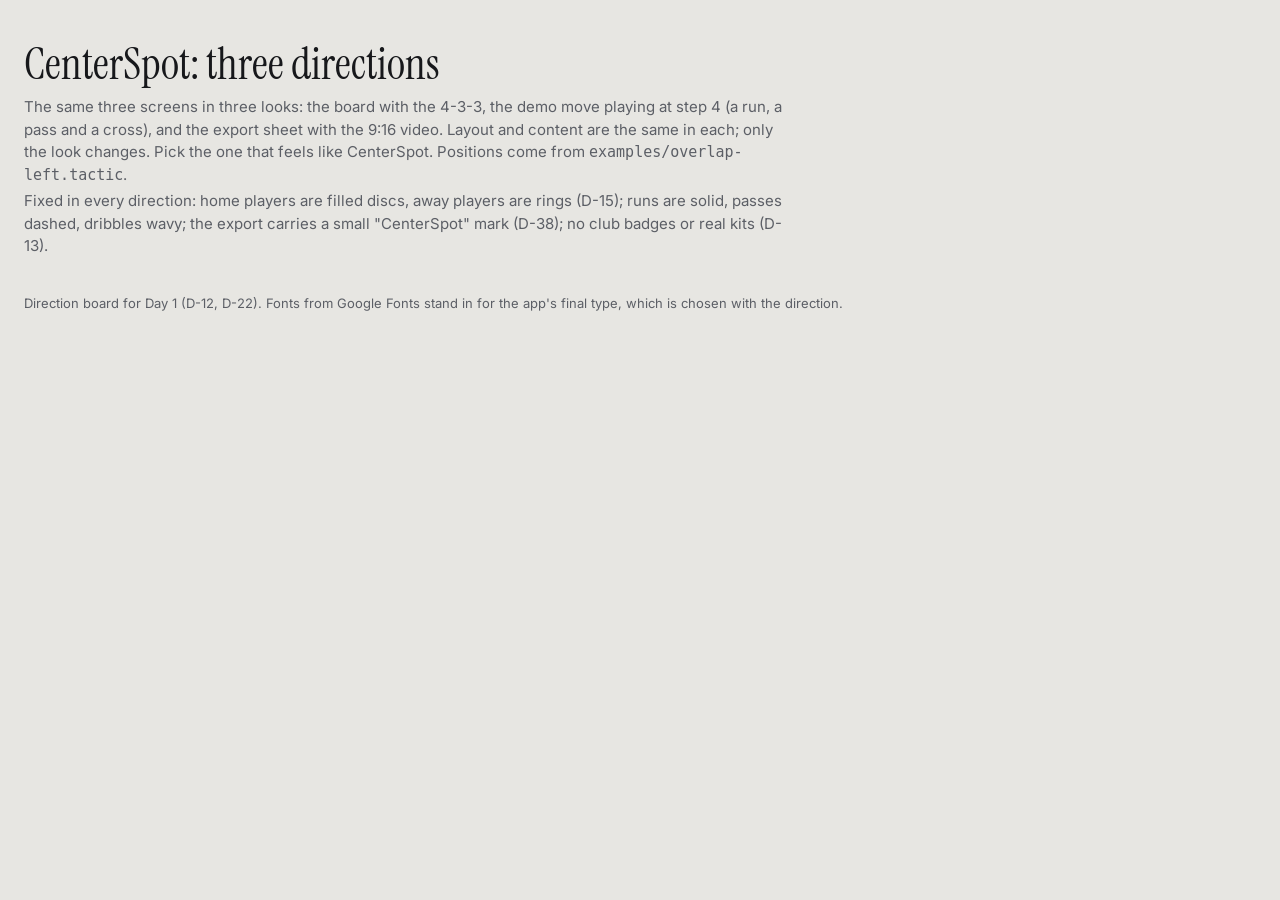
<file: docs/design/direction-board/template.html>
<!doctype html>
<html lang="en">
<head>
<meta charset="utf-8">
<meta name="viewport" content="width=device-width, initial-scale=1">
<title>CenterSpot directions</title>
<link rel="preconnect" href="https://fonts.googleapis.com">
<link href="https://fonts.googleapis.com/css2?family=Archivo:wght@400;600;800&family=Barlow+Condensed:wght@600;700&family=Instrument+Serif&family=Inter:wght@400;500;600&family=Kalam:wght@400&family=Nunito:wght@600;800&display=swap" rel="stylesheet">
<style>
  :root { --page: #E7E6E2; --ink: #17181B; --muted: #5C5F66; }
  * { box-sizing: border-box; }
  body { margin: 0; background: var(--page); color: var(--ink); font: 15px/1.5 Inter, system-ui, sans-serif; }
  header.page { max-width: 1420px; margin: 0 auto; padding: 40px 24px 8px; }
  header.page h1 { font: 400 44px/1.1 "Instrument Serif", serif; margin: 0 0 8px; }
  header.page p { margin: 4px 0; max-width: 760px; color: var(--muted); }
  section.direction { max-width: 1420px; margin: 0 auto; padding: 32px 24px 40px; border-top: 1px solid #CFCDC7; }
  .dir-head { display: flex; flex-wrap: wrap; gap: 8px 24px; align-items: baseline; margin-bottom: 4px; }
  .dir-head h2 { font: 400 34px/1.1 "Instrument Serif", serif; margin: 0; }
  .dir-head .letter { font: 600 13px Inter; letter-spacing: .02em; color: var(--muted); }
  .bet { margin: 4px 0 16px; max-width: 820px; color: var(--muted); }
  .swatches { display: flex; gap: 6px; margin-bottom: 20px; flex-wrap: wrap; }
  .swatch { display: flex; align-items: center; gap: 6px; font-size: 12px; color: var(--muted); padding-right: 8px; }
  .swatch i { width: 18px; height: 18px; border-radius: 5px; border: 1px solid rgba(0,0,0,.15); display: inline-block; }
  .frames { display: flex; gap: 28px; flex-wrap: wrap; }
  .frame-wrap { flex-shrink: 0; }
  .frame-wrap .cap { font-size: 13px; color: var(--muted); margin: 0 0 8px 4px; }
  .phone { width: 393px; height: 852px; border-radius: 52px; overflow: hidden; position: relative; flex-shrink: 0;
           box-shadow: 0 0 0 10px #1a1a1a, 0 24px 60px rgba(0,0,0,.25); margin: 10px; }
  .phone svg.full { position: absolute; inset: 0; }
  footer.page { max-width: 1300px; margin: 0 auto; padding: 24px; color: var(--muted); font-size: 13px; }
</style>
</head>
<body>
<header class="page">
  <h1>CenterSpot: three directions</h1>
  <p>The same three screens in three looks: the board with the 4-3-3, the demo move playing at step 4 (a run, a pass and a cross), and the export sheet with the 9:16 video. Layout and content are the same in each; only the look changes. Pick the one that feels like CenterSpot. Positions come from <code>examples/overlap-left.tactic</code>.</p>
  <p>Fixed in every direction: home players are filled discs, away players are rings (D-15); runs are solid, passes dashed, dribbles wavy; the export carries a small "CenterSpot" mark (D-38); no club badges or real kits (D-13).</p>
</header>
<main id="board"></main>
<footer class="page">Direction board for Day 1 (D-12, D-22). Fonts from Google Fonts stand in for the app's final type, which is chosen with the direction.</footer>

<script>
const HERO = /*HERO*/null;

const THEMES = [
  { id: "floodlight-chalk", letter: "Combined: your pick (D-44)", name: "Floodlight Chalk",
    bet: "Floodlight's colours with Chalk's type. The night-match palette and electric lime, set in a rounded face, with each step's note handwritten like a coach's chalk.",
    bg: "#0B0F14", surface: "#151B23", surface2: "#1E2630", text: "#F2F5F7", muted: "#93A0AD", accent: "#C6FF3D", accentInk: "#0B0F14",
    pitchA: "#0F241B", pitchB: "#112A1F", line: "rgba(255,255,255,.55)", lineW: 1.4,
    home: "#C6FF3D", homeInk: "#0B0F14", away: "#FF6B4A", awayInner: "rgba(11,15,20,.85)", awayInk: "#FFFFFF",
    ball: "#FFFFFF", ballStroke: "#0B0F14", run: "#FFFFFF", pass: "#C6FF3D", dribble: "#FFD84A",
    fNum: "Nunito, sans-serif", numWeight: 800, fUI: "Nunito, sans-serif", fTitle: "Nunito, sans-serif", titleWeight: 800, fNote: "Kalam, cursive" },
  { id: "floodlight", letter: "Direction A", name: "Floodlight",
    bet: "A night match on TV. Dark pitch, white chalk, one electric colour. It looks like a broadcast graphic, so clips feel made for TikTok and the Clubs Discord.",
    bg: "#0B0F14", surface: "#151B23", surface2: "#1E2630", text: "#F2F5F7", muted: "#93A0AD", accent: "#C6FF3D", accentInk: "#0B0F14",
    pitchA: "#0F241B", pitchB: "#112A1F", line: "rgba(255,255,255,.55)", lineW: 1.4,
    home: "#C6FF3D", homeInk: "#0B0F14", away: "#FF6B4A", awayInner: "rgba(11,15,20,.85)", awayInk: "#FFFFFF",
    ball: "#FFFFFF", ballStroke: "#0B0F14", run: "#FFFFFF", pass: "#C6FF3D", dribble: "#FFD84A",
    fNum: "'Barlow Condensed', sans-serif", numWeight: 700, fUI: "Inter, sans-serif", fTitle: "'Barlow Condensed', sans-serif", titleWeight: 700, fNote: "Inter, sans-serif" },
  { id: "chalk", letter: "Direction B", name: "Chalk",
    bet: "The dressing-room board at half-time. Slate, chalk lines and a handwritten note per step. Feels like a coach talking you through it, warm rather than flashy.",
    bg: "#1B2220", surface: "#242D2A", surface2: "#2D3834", text: "#EDEBE4", muted: "#A3ABA6", accent: "#F2C14E", accentInk: "#1B2220",
    pitchA: "#223029", pitchB: "#25342D", line: "rgba(237,235,228,.5)", lineW: 1.8,
    home: "#EDEBE4", homeInk: "#1B2220", away: "#F2C14E", awayInner: "rgba(27,34,32,.9)", awayInk: "#F2C14E",
    ball: "#FFFFFF", ballStroke: "#1B2220", run: "#EDEBE4", pass: "#F2C14E", dribble: "#9FD3C7",
    fNum: "Nunito, sans-serif", numWeight: 800, fUI: "Nunito, sans-serif", fTitle: "Nunito, sans-serif", titleWeight: 800, fNote: "Kalam, cursive" },
  { id: "print", letter: "Direction C", name: "Matchday Print",
    bet: "A printed matchday programme. Paper, ink lines, sage grass and a bold red. Calm and editorial; stands out in a feed full of dark clips and reads well in daylight.",
    bg: "#F4F1EA", surface: "#FFFFFF", surface2: "#EBE7DE", text: "#15171A", muted: "#5E6168", accent: "#D93A24", accentInk: "#FFFFFF",
    pitchA: "#D3DECB", pitchB: "#DAE3D2", line: "rgba(21,23,26,.7)", lineW: 1.3,
    home: "#1E2A78", homeInk: "#FFFFFF", away: "#D93A24", awayInner: "rgba(244,241,234,.95)", awayInk: "#C23420",
    ball: "#FFFFFF", ballStroke: "#15171A", run: "#15171A", pass: "#D93A24", dribble: "#1E2A78",
    fNum: "Archivo, sans-serif", numWeight: 800, fUI: "Archivo, sans-serif", fTitle: "'Instrument Serif', serif", titleWeight: 400, fNote: "Archivo, sans-serif" },
];

const steps = HERO.phases[0].steps;
const tokens = HERO.tokens;
const side = id => (tokens.find(t => t.id === id) || {}).side;
const kind = id => (tokens.find(t => t.id === id) || {}).kind;

function pitchSVG(th, W, H, x0, y0) {
  const s = W / 68, cx = x0 + W / 2, L = th.line, w = th.lineW * (W / 345);
  let g = `<g fill="none" stroke="${L}" stroke-width="${w}" stroke-linecap="round">`;
  const band = H / 10;
  let bands = "";
  for (let i = 0; i < 10; i++) bands += `<rect x="${x0}" y="${y0 + i * band}" width="${W}" height="${band + .5}" fill="${i % 2 ? th.pitchB : th.pitchA}"/>`;
  g += `<rect x="${x0}" y="${y0}" width="${W}" height="${H}"/>`;
  g += `<line x1="${x0}" y1="${y0 + H / 2}" x2="${x0 + W}" y2="${y0 + H / 2}"/>`;
  g += `<circle cx="${cx}" cy="${y0 + H / 2}" r="${9.15 * s}"/>`;
  g += `<circle cx="${cx}" cy="${y0 + H / 2}" r="${1.4 * w}" fill="${L}"/>`;
  for (const top of [true, false]) {
    const edge = top ? y0 : y0 + H, d = top ? 1 : -1;
    g += `<rect x="${cx - 20.16 * s}" y="${top ? edge : edge - 16.5 * s}" width="${40.32 * s}" height="${16.5 * s}"/>`;
    g += `<rect x="${cx - 9.16 * s}" y="${top ? edge : edge - 5.5 * s}" width="${18.32 * s}" height="${5.5 * s}"/>`;
    g += `<circle cx="${cx}" cy="${edge + d * 11 * s}" r="${1.4 * w}" fill="${L}"/>`;
    const by = edge + d * 16.5 * s, dx = 7.31 * s;
    g += `<path d="M ${cx - dx} ${by} A ${9.15 * s} ${9.15 * s} 0 0 ${top ? 0 : 1} ${cx + dx} ${by}"/>`;
    g += `<rect x="${cx - 3.66 * s}" y="${top ? edge - 2 * s : edge}" width="${7.32 * s}" height="${2 * s}"/>`;
  }
  return bands + g + "</g>";
}

function pt(p, W, H, x0, y0) { return [x0 + p.x * W, y0 + (1 - p.y) * H]; }

function arrowSVG(th, a, W, H, x0, y0, opacity = 1, positions = {}) {
  const P = a.points.map(p => pt(p, W, H, x0, y0)), k = W / 345, r = W * 0.038;
  // An arrow that ends on a player stops just short of the disc, so its head stays visible.
  const last = P[P.length - 1], prev = P[P.length - 2];
  if (Object.values(positions).some(q => { const [qx, qy] = pt(q, W, H, x0, y0); return Math.hypot(qx - last[0], qy - last[1]) < r * 1.2; })) {
    const len = Math.hypot(last[0] - prev[0], last[1] - prev[1]), cut = Math.min(r * 1.35, len * .5);
    P[P.length - 1] = [last[0] - (last[0] - prev[0]) / len * cut, last[1] - (last[1] - prev[1]) / len * cut];
  }
  const col = th[a.kind] || th.run, sw = 2.6 * k;
  let d;
  if (a.kind === "dribble") {
    d = `M ${P[0][0]} ${P[0][1]}`;
    for (let i = 1; i < P.length; i++) {
      const [ax, ay] = P[i - 1], [bx, by] = P[i], len = Math.hypot(bx - ax, by - ay), n = Math.max(2, Math.round(len / (9 * k)));
      const nx = -(by - ay) / len, ny = (bx - ax) / len;
      for (let j = 1; j <= n; j++) { const t = j / n, amp = (j === n ? 0 : (j % 2 ? 3.5 : -3.5) * k);
        d += ` L ${ax + (bx - ax) * t + nx * amp} ${ay + (by - ay) * t + ny * amp}`; }
    }
  } else d = "M " + P.map(p => p.join(" ")).join(" L ");
  const [ex, ey] = P[P.length - 1], [px, py] = P[P.length - 2], ang = Math.atan2(ey - py, ex - px), h = 9 * k;
  const head = `M ${ex - h * Math.cos(ang - .45)} ${ey - h * Math.sin(ang - .45)} L ${ex} ${ey} L ${ex - h * Math.cos(ang + .45)} ${ey - h * Math.sin(ang + .45)}`;
  const dash = a.kind === "pass" ? `stroke-dasharray="${7 * k} ${5 * k}"` : "";
  return `<g opacity="${opacity}" fill="none" stroke="${col}" stroke-width="${sw}" stroke-linecap="round" stroke-linejoin="round">
    <path d="${d}" ${dash}/><path d="${head}"/></g>`;
}

function tokenSVG(th, id, p, W, H, x0, y0, selected, opts = {}) {
  let [x, y] = pt(p, W, H, x0, y0); const r = W * 0.038, t = tokens.find(t => t.id === id);
  if (t.kind === "ball") {
    // A ball on top of a player sits at the player's feet, so it never hides the number.
    const carrier = opts.positions && tokens.some(o => o.kind === "player" && opts.positions[o.id] && Math.hypot(...pt(opts.positions[o.id], W, H, x0, y0).map((v, i) => v - [x, y][i])) < r * 1.2);
    if (carrier) { x += r * 0.95; y += r * 0.95; }
    return `<circle cx="${x}" cy="${y}" r="${r * .42}" fill="${th.ball}" stroke="${th.ballStroke}" stroke-width="${r * .14}"/>`;
  }
  const num = `<text x="${x}" y="${y + r * .36}" text-anchor="middle" font-family="${th.fNum}" font-weight="${th.numWeight}" font-size="${r * 1.05}"`;
  let sel = selected ? `<circle cx="${x}" cy="${y + 2}" r="${r * 1.25}" fill="rgba(0,0,0,.25)"/><circle cx="${x}" cy="${y}" r="${r * 1.45}" fill="none" stroke="${th.accent}" stroke-width="${r * .14}"/>` : "";
  if (t.side === "home") return sel + `<circle cx="${x}" cy="${y}" r="${r}" fill="${th.home}"/>${num} fill="${th.homeInk}">${t.number}</text>`;
  return sel + `<circle cx="${x}" cy="${y}" r="${r * .9}" fill="${th.awayInner}" stroke="${th.away}" stroke-width="${r * .24}"/>${num} fill="${th.awayInk}">${t.number}</text>`;
}

function boardSVG(th, W, H, x0, y0, positions, arrows, opts = {}) {
  let s = pitchSVG(th, W, H, x0, y0);
  (opts.trails || []).forEach(a => s += arrowSVG(th, a, W, H, x0, y0, .35));
  arrows.forEach(a => s += arrowSVG(th, a, W, H, x0, y0, 1, positions));
  const order = tokens.map(t => t.id).sort((a, b) => (kind(a) === "ball") - (kind(b) === "ball"));
  order.forEach(id => positions[id] && (s += tokenSVG(th, id, positions[id], W, H, x0, y0, opts.selected === id, { positions })));
  return s;
}

const T = (th, x, y, txt, size, opts = {}) =>
  `<text x="${x}" y="${y}" font-family="${opts.font || th.fUI}" font-size="${size}" font-weight="${opts.weight || 500}" fill="${opts.fill || th.text}" text-anchor="${opts.anchor || "start"}" ${opts.ls ? `letter-spacing="${opts.ls}"` : ""}>${txt}</text>`;

function statusBar(th) {
  return T(th, 44, 34, "9:41", 16, { weight: 600 }) +
    `<g fill="${th.text}"><rect x="300" y="24" width="3" height="8" rx="1"/><rect x="305" y="21" width="3" height="11" rx="1"/><rect x="310" y="18" width="3" height="14" rx="1"/>
     <rect x="326" y="20" width="24" height="12" rx="3.5" fill="none" stroke="${th.text}" stroke-width="1.2"/><rect x="328.5" y="22.5" width="17" height="7" rx="2"/></g>`;
}

const ICON = {
  back: c => `<path d="M14 4 L6 12 L14 20" fill="none" stroke="${c}" stroke-width="2.4" stroke-linecap="round" stroke-linejoin="round"/>`,
  undo: c => `<path d="M8 8 H15 a5 5 0 0 1 0 10 H10 M8 8 l4 -4 M8 8 l4 4" fill="none" stroke="${c}" stroke-width="2" stroke-linecap="round" stroke-linejoin="round"/>`,
  redo: c => `<path d="M16 8 H9 a5 5 0 0 0 0 10 H14 M16 8 l-4 -4 M16 8 l-4 4" fill="none" stroke="${c}" stroke-width="2" stroke-linecap="round" stroke-linejoin="round"/>`,
  more: c => `<g fill="${c}"><circle cx="5" cy="12" r="2"/><circle cx="12" cy="12" r="2"/><circle cx="19" cy="12" r="2"/></g>`,
  grid: c => `<g fill="none" stroke="${c}" stroke-width="2"><circle cx="7" cy="17" r="2.5"/><circle cx="17" cy="17" r="2.5"/><circle cx="12" cy="7" r="2.5"/></g>`,
  pen: c => `<path d="M4 20 L5 15 L16 4 L20 8 L9 19 Z M14 6 L18 10" fill="none" stroke="${c}" stroke-width="2" stroke-linejoin="round"/>`,
  play: c => `<path d="M8 5 L19 12 L8 19 Z" fill="${c}"/>`,
  pause: c => `<g fill="${c}"><rect x="6" y="5" width="4" height="14" rx="1.2"/><rect x="14" y="5" width="4" height="14" rx="1.2"/></g>`,
  film: c => `<g fill="none" stroke="${c}" stroke-width="2"><rect x="4" y="3" width="16" height="18" rx="3"/><path d="M4 8 H20 M4 16 H20"/></g>`,
  share: c => `<path d="M12 3 V15 M7 8 L12 3 L17 8 M5 12 V20 H19 V12" fill="none" stroke="${c}" stroke-width="2" stroke-linecap="round" stroke-linejoin="round"/>`,
  loop: c => `<path d="M4 12 a6 6 0 0 1 6 -6 H18 M15 3 l3 3 l-3 3 M20 12 a6 6 0 0 1 -6 6 H6 M9 21 l-3 -3 l3 -3" fill="none" stroke="${c}" stroke-width="2" stroke-linecap="round" stroke-linejoin="round"/>`,
  close: c => `<path d="M6 6 L18 18 M18 6 L6 18" stroke="${c}" stroke-width="2.2" stroke-linecap="round"/>`,
};
const icon = (name, x, y, c, s = 1) => `<g transform="translate(${x} ${y}) scale(${s})">${ICON[name](c)}</g>`;

const PW = 345, PH = PW * 105 / 68, PX = 24, PY = 126;

function navBar(th, title) {
  return icon("back", 18, 62, th.text) + T(th, 196, 80, title, 17, { anchor: "middle", weight: 600, font: th.fUI }) +
    icon("undo", 300, 62, th.muted) + icon("redo", 330, 62, th.muted) + icon("more", 358, 62, th.text);
}

function metaRow(th, left, right) {
  return `<rect x="${PX}" y="98" width="${left.length * 7.2 + 20}" height="22" rx="11" fill="${th.surface2}"/>` +
    T(th, PX + 10, 113, left, 12, { weight: 600, fill: th.text }) + T(th, PX + PW, 113, right, 12, { anchor: "end", fill: th.muted });
}

function toolbar(th, active) {
  const items = [["grid", "Formation"], ["pen", "Draw"], ["play", "Play"], ["film", "Export"], ["share", "Share"]];
  let s = `<rect x="0" y="736" width="393" height="116" fill="${th.surface}"/>`;
  items.forEach(([ic, label], i) => {
    const cx = 39 + i * 78.75;
    if (ic === "play") {
      s += `<circle cx="${cx}" cy="768" r="24" fill="${th.accent}"/>` + icon(active === "play" ? "pause" : "play", cx - 12, 756, th.accentInk);
      s += T(th, cx, 808, active === "play" ? "Pause" : "Play", 11, { anchor: "middle", weight: 600 });
    } else {
      s += icon(ic, cx - 12, 752, th.text) + T(th, cx, 796, label, 11, { anchor: "middle", fill: th.muted });
    }
  });
  return s + `<rect x="130" y="836" width="134" height="5" rx="2.5" fill="${th.text}" opacity=".9"/>`;
}

function stepStrip(th, current) {
  let s = `<rect x="0" y="668" width="393" height="68" fill="${th.bg}"/>`;
  steps.forEach((st, i) => {
    const x = 24 + i * 58, on = i === current;
    s += `<rect x="${x}" y="680" width="48" height="44" rx="12" fill="${on ? th.accent : th.surface2}"/>` +
      T(th, x + 24, 708, i + 1, 17, { anchor: "middle", weight: 700, font: th.fNum, fill: on ? th.accentInk : th.text });
  });
  const x = 24 + steps.length * 58;
  return s + `<rect x="${x}" y="680" width="48" height="44" rx="12" fill="none" stroke="${th.muted}" stroke-width="1.5" stroke-dasharray="4 4"/>` +
    T(th, x + 24, 709, "+", 22, { anchor: "middle", weight: 500, fill: th.text });
}

function frameBoard(th) {
  const st = steps[0];
  return `<rect width="393" height="852" fill="${th.bg}"/>` + statusBar(th) + navBar(th, HERO.title) +
    metaRow(th, "4-3-3", "Step 1 of 5 · 1.2 s") + boardSVG(th, PW, PH, PX, PY, st.positions, [], { selected: "h3" }) +
    stepStrip(th, 0) + toolbar(th, "edit");
}

function framePlayback(th) {
  const st = steps[3];
  const trails = Object.entries(steps[1].runs || {}).map(([id, r]) => ({ kind: "run", points: r.points }));
  const segW = (345 - 4 * 6) / 5;
  let s = `<rect width="393" height="852" fill="${th.bg}"/>` + statusBar(th) + navBar(th, HERO.title) +
    metaRow(th, "Playing", "0:05 / 0:08") + boardSVG(th, PW, PH, PX, PY, st.positions, st.arrows, { trails });
  s += `<rect x="0" y="668" width="393" height="68" fill="${th.bg}"/>`;
  for (let i = 0; i < 5; i++) {
    const x = 24 + i * (segW + 6), fill = i < 3 ? 1 : i === 3 ? .55 : 0;
    s += `<rect x="${x}" y="678" width="${segW}" height="6" rx="3" fill="${th.surface2}"/>`;
    if (fill) s += `<rect x="${x}" y="678" width="${segW * fill}" height="6" rx="3" fill="${th.accent}"/>`;
  }
  s += T(th, 24, 708, "Step 4 of 5", 12, { weight: 600, fill: th.muted }) +
    T(th, 24, 728, st.note, th.fNote.includes("Kalam") ? 17 : 14, { font: th.fNote, weight: 500 });
  return s + toolbar(th, "play");
}

function frameExport(th) {
  let s = frameBoard(th) + `<rect width="393" height="852" fill="rgba(0,0,0,.55)"/>`;
  const y = 236;
  s += `<rect x="0" y="${y}" width="393" height="${852 - y + 40}" rx="30" fill="${th.surface}"/>` +
    `<rect x="176" y="${y + 8}" width="41" height="5" rx="2.5" fill="${th.muted}" opacity=".6"/>` +
    T(th, 24, y + 46, "Export", 22, { weight: th.titleWeight, font: th.fTitle }) +
    `<circle cx="353" cy="${y + 39}" r="16" fill="${th.surface2}"/>` + icon("close", 341, y + 27, th.text);
  // 9:16 preview, drawn by the same board code
  const vw = 162, vh = vw * 16 / 9, vx = 24, vy = y + 70;
  s += `<rect x="${vx}" y="${vy}" width="${vw}" height="${vh}" rx="10" fill="${th.bg}"/>`;
  s += T(th, vx + 10, vy + 20, HERO.title, 10.5, { weight: th.titleWeight === 400 ? 400 : 700, font: th.fTitle });
  s += T(th, vx + 10, vy + 33, "Step 4 of 5", 7.5, { fill: th.muted });
  const bw = vw - 16, bh = bw * 105 / 68;
  s += `<svg x="${vx + 8}" y="${vy + 42}" width="${bw}" height="${bh}" overflow="visible">` +
    boardSVG(th, bw, bh, 0, 0, steps[3].positions, steps[3].arrows) + "</svg>";
  s += T(th, vx + 10, vy + vh - 12, steps[3].note.slice(0, 26) + "…", 7.5, { font: th.fNote });
  s += T(th, vx + vw - 10, vy + vh - 12, "CenterSpot", 8.5, { anchor: "end", weight: 700, font: th.fTitle, fill: th.muted });
  // presets as frame-shaped tiles
  const presets = [["9:16", 22, 38, true], ["1:1", 32, 32], ["16:9", 40, 23], ["Image", 30, 30]];
  presets.forEach(([label, w, h, on], i) => {
    const tx = 210 + (i % 2) * 82, ty = vy + Math.floor(i / 2) * 82;
    s += `<rect x="${tx}" y="${ty}" width="72" height="72" rx="14" fill="${on ? th.surface2 : "none"}" stroke="${on ? th.accent : th.surface2}" stroke-width="2"/>`;
    s += label === "Image"
      ? `<rect x="${tx + 36 - w / 2}" y="${ty + 26 - h / 2}" width="${w}" height="${h}" rx="4" fill="none" stroke="${th.text}" stroke-width="1.6"/><circle cx="${tx + 30}" cy="${ty + 20}" r="3" fill="${th.text}"/>`
      : `<rect x="${tx + 36 - w / 2}" y="${ty + 28 - h / 2}" width="${w}" height="${h}" rx="4" fill="none" stroke="${th.text}" stroke-width="1.6"/>`;
    s += T(th, tx + 36, ty + 62, label, 11, { anchor: "middle", weight: 600, fill: on ? th.text : th.muted });
  });
  const rows = [["Title band", true], ["Step notes", true]];
  rows.forEach(([label, on], i) => {
    const ry = vy + 182 + i * 46;
    s += T(th, 210, ry + 5, label, 14) +
      `<rect x="318" y="${ry - 11}" width="51" height="31" rx="15.5" fill="${on ? th.accent : th.surface2}"/><circle cx="${on ? 353 : 334}" cy="${ry + 4.5}" r="13" fill="#fff"/>`;
  });
  const by = vy + vh + 26;
  s += T(th, 24, by, "About 4 MB · 8 s · 1080 × 1920", 15, { weight: 600 }) +
    T(th, 24, by + 22, "Plays in WhatsApp and Discord.", 13, { fill: th.muted }) +
    `<rect x="24" y="${by + 42}" width="345" height="54" rx="27" fill="${th.accent}"/>` +
    T(th, 196.5, by + 75, "Export video", 17, { anchor: "middle", weight: 700, fill: th.accentInk }) +
    `<rect x="130" y="836" width="134" height="5" rx="2.5" fill="${th.text}" opacity=".9"/>`;
  return s;
}

const board = document.getElementById("board");
THEMES.forEach(th => {
  const sec = document.createElement("section");
  sec.className = "direction"; sec.dataset.screen = th.id;
  const sw = [["Background", th.bg], ["Pitch", th.pitchA], ["Home", th.home], ["Away", th.away], ["Accent", th.accent], ["Text", th.text]]
    .map(([n, c]) => `<span class="swatch"><i style="background:${c}"></i>${n}</span>`).join("");
  const frames = [["The board, step 1", frameBoard], ["Playing, step 4", framePlayback], ["Export sheet", frameExport]]
    .map(([cap, f]) => `<div class="frame-wrap"><p class="cap">${cap}</p><div class="phone"><svg class="full" viewBox="0 0 393 852" width="393" height="852">${f(th)}</svg></div></div>`).join("");
  sec.innerHTML = `<div class="dir-head"><span class="letter">${th.letter}</span><h2>${th.name}</h2></div><p class="bet">${th.bet}</p><div class="swatches">${sw}</div><div class="frames">${frames}</div>`;
  board.appendChild(sec);
});
</script>
</body>
</html>
</file>
